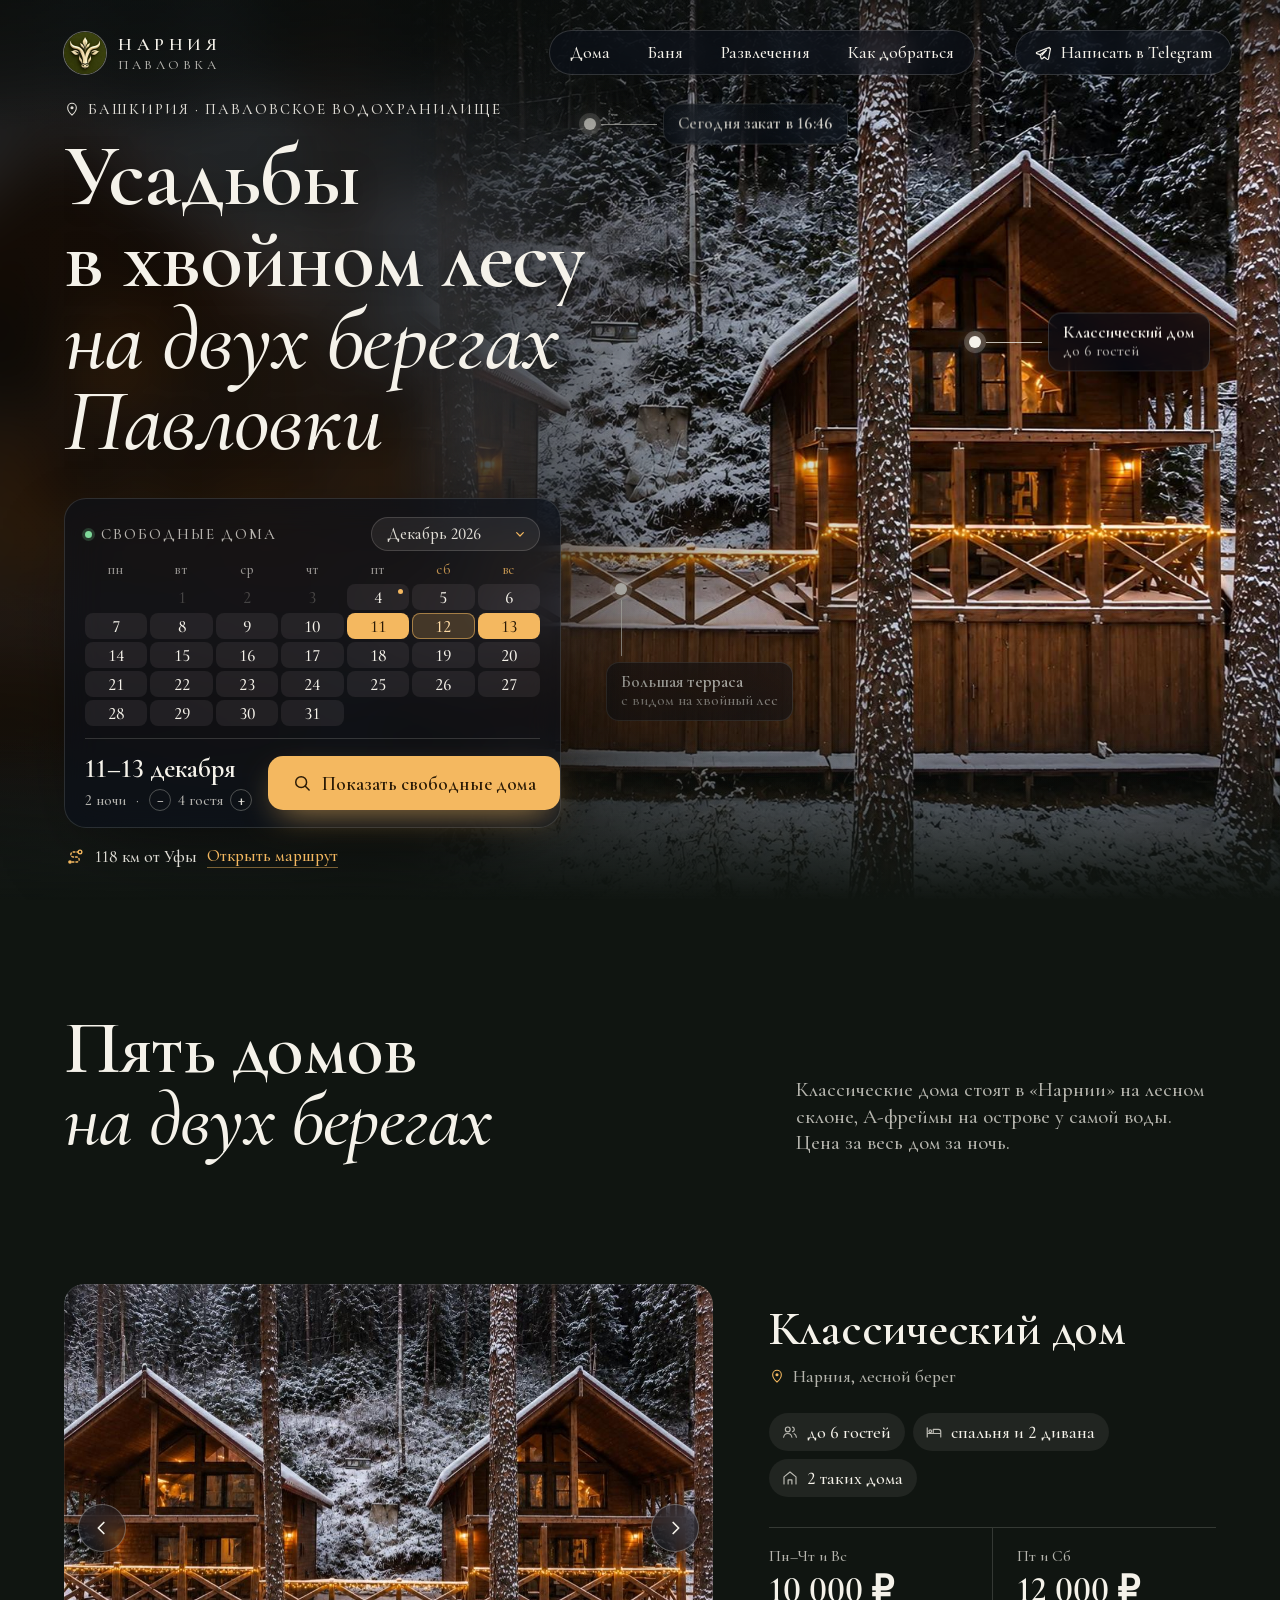
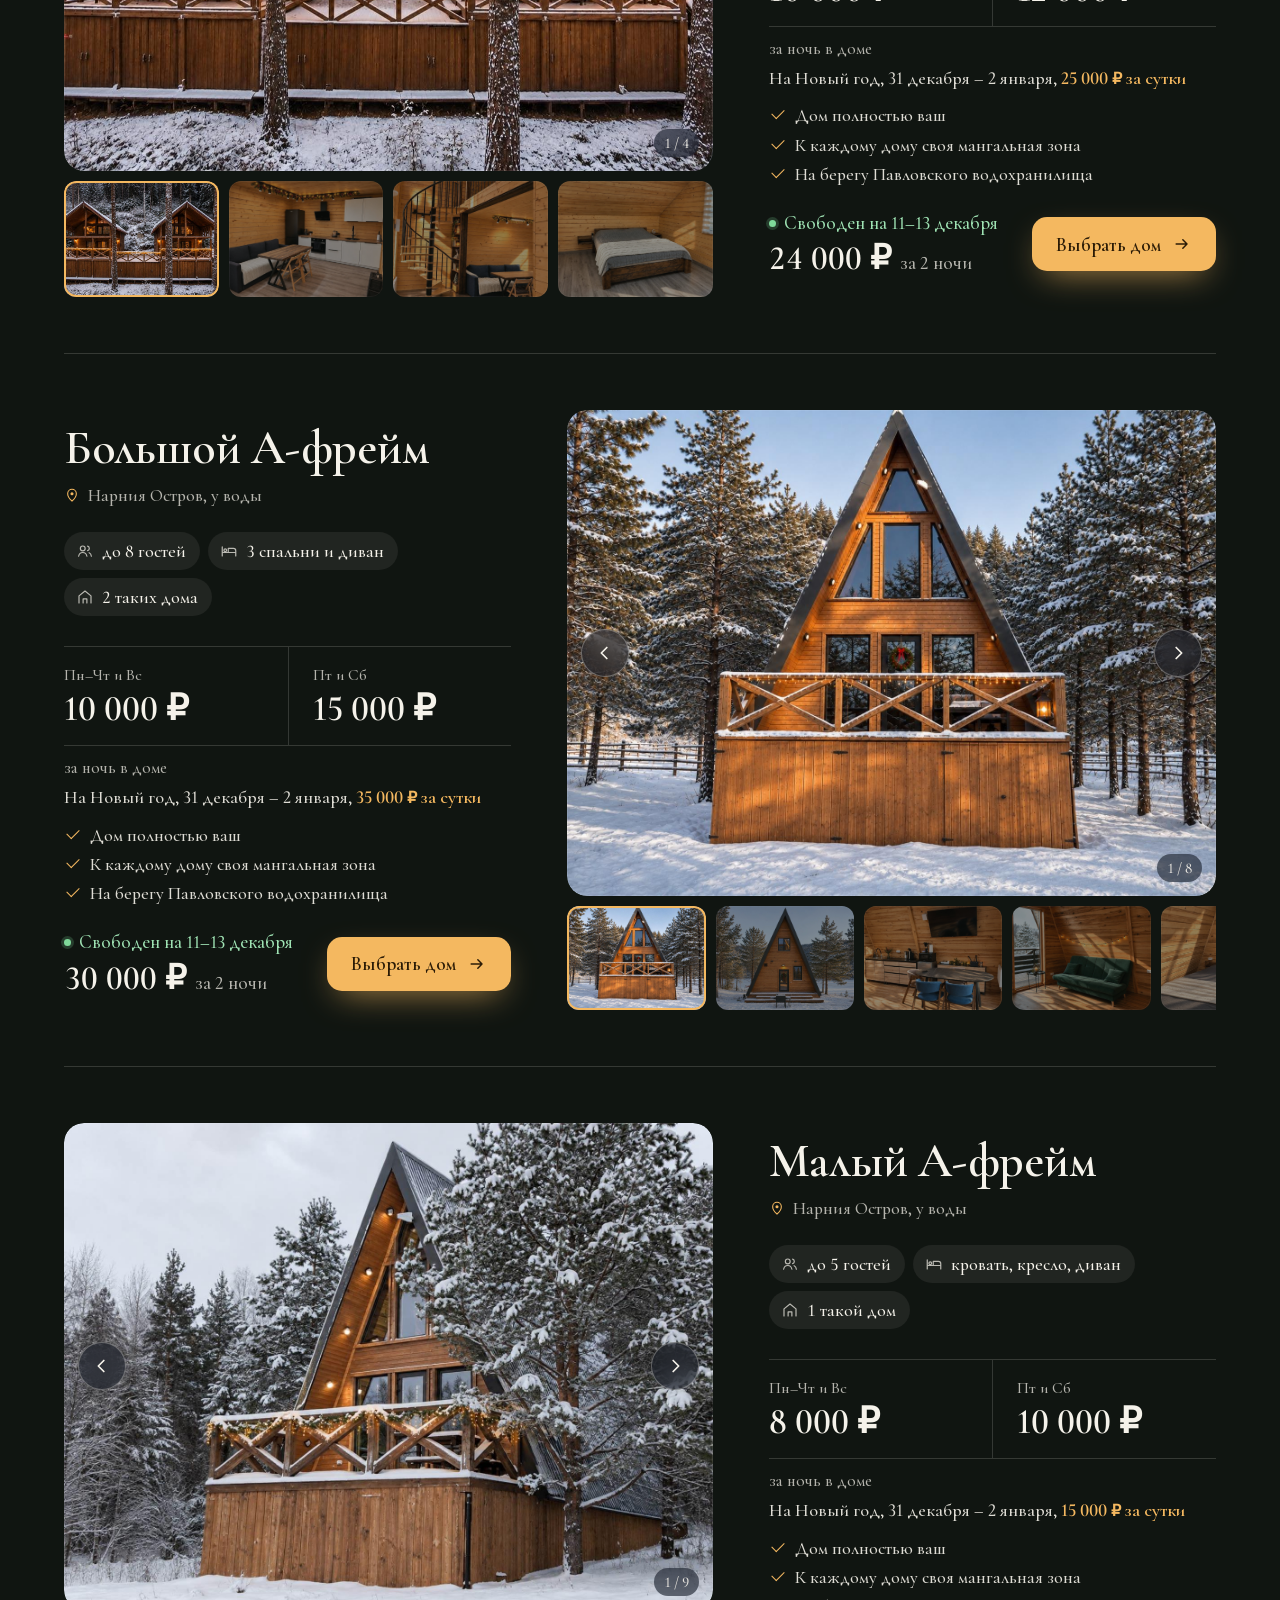
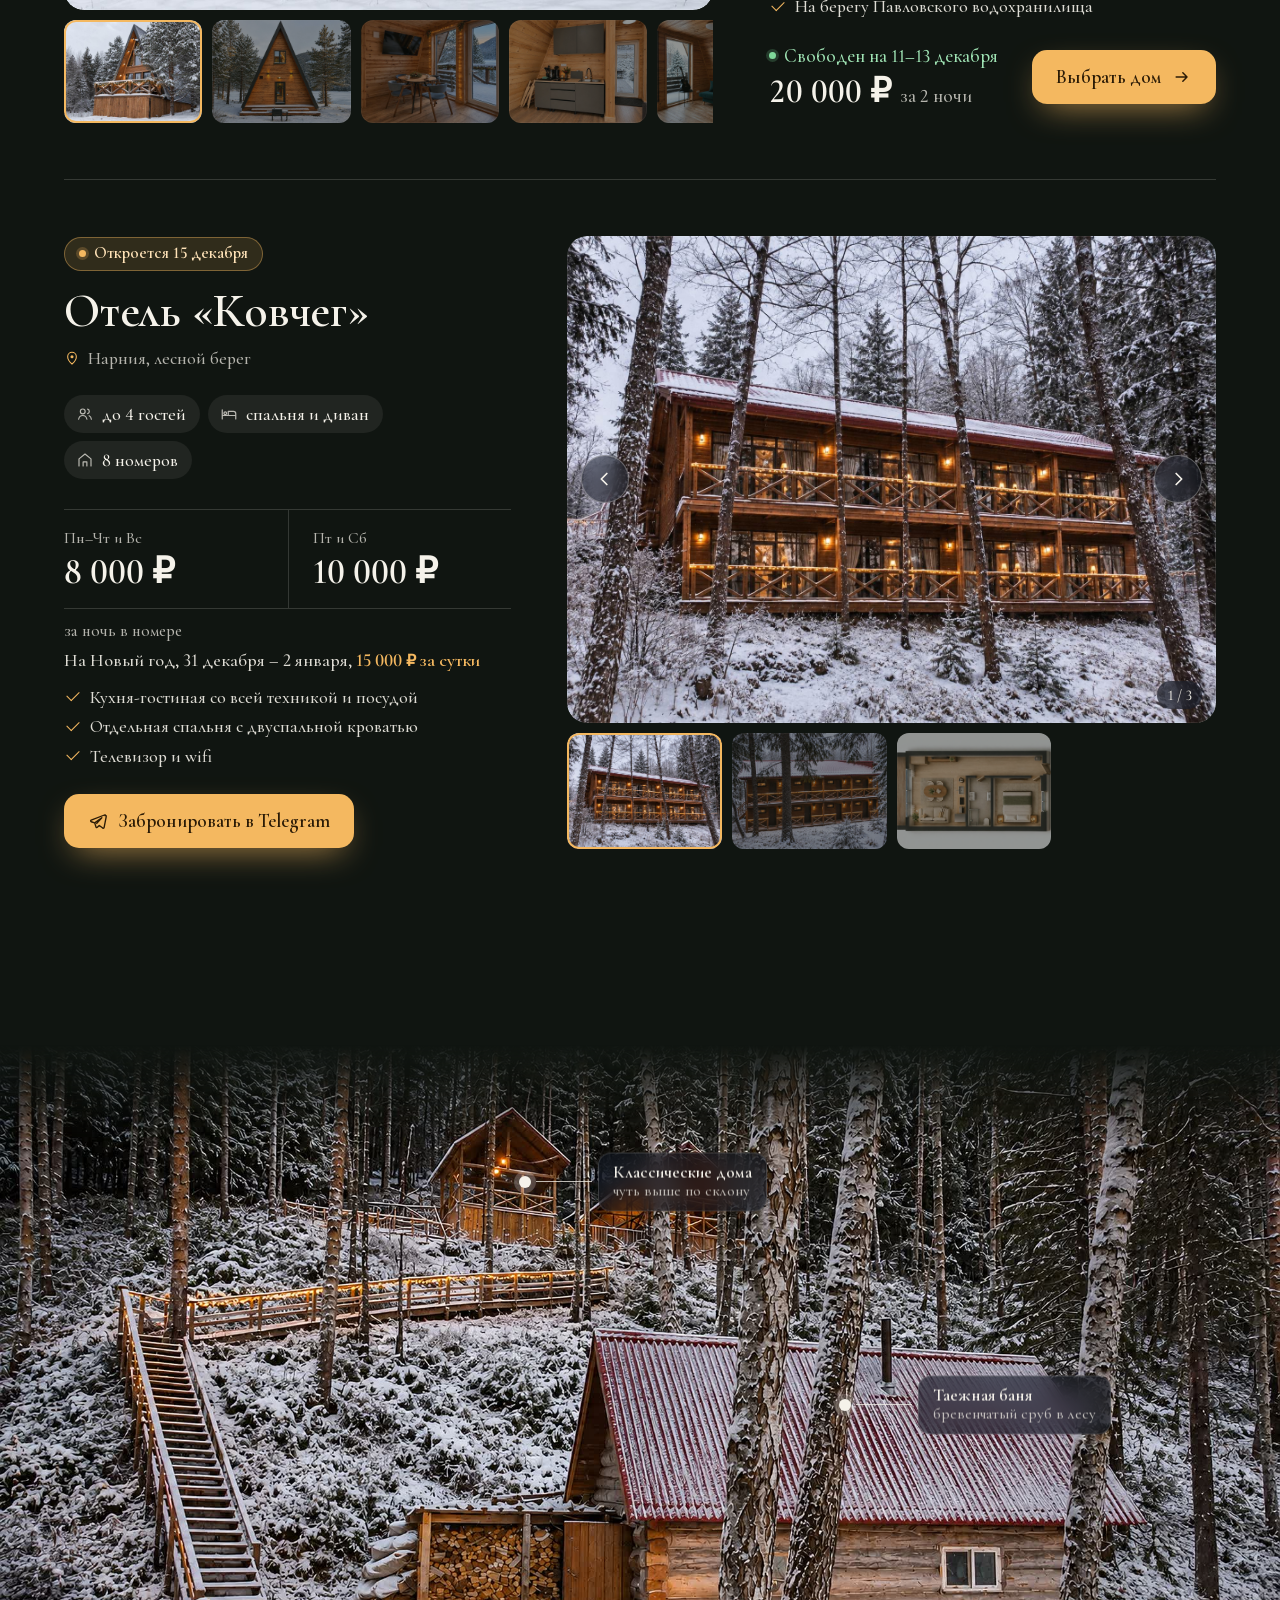
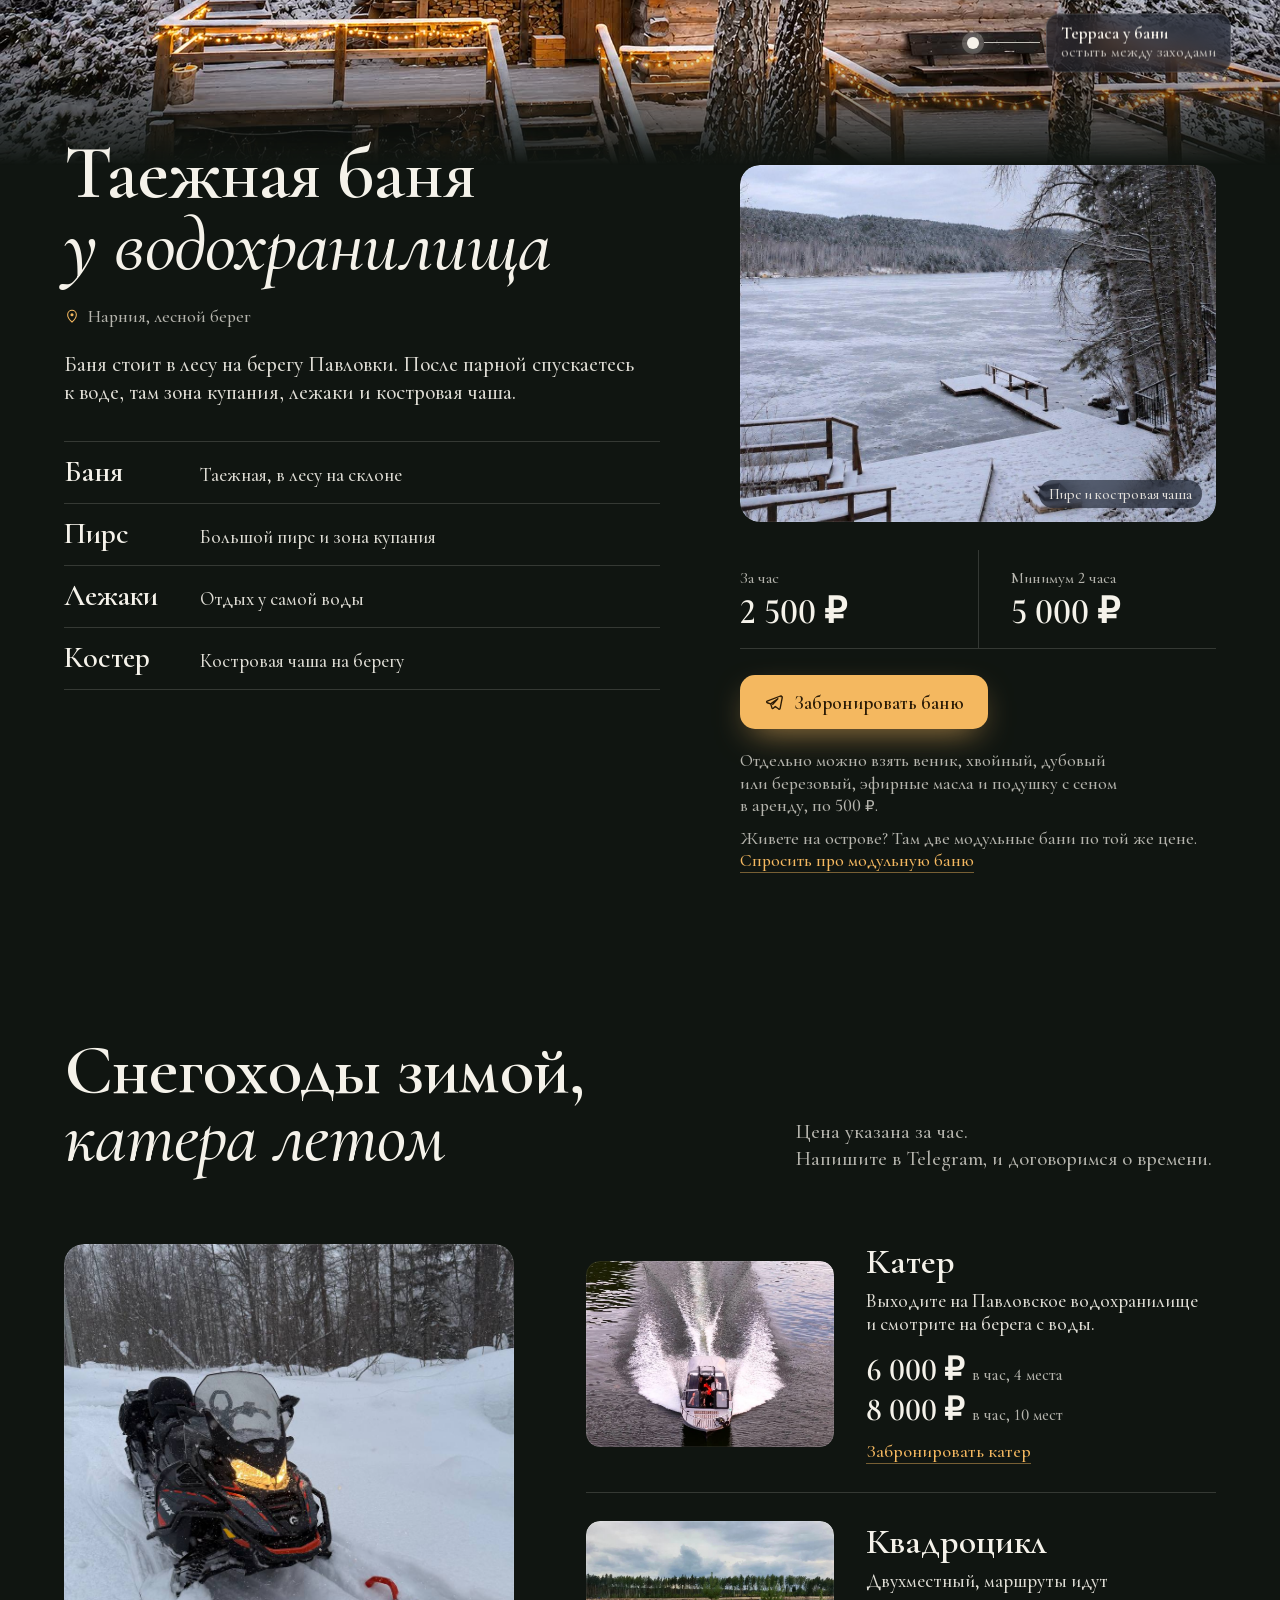
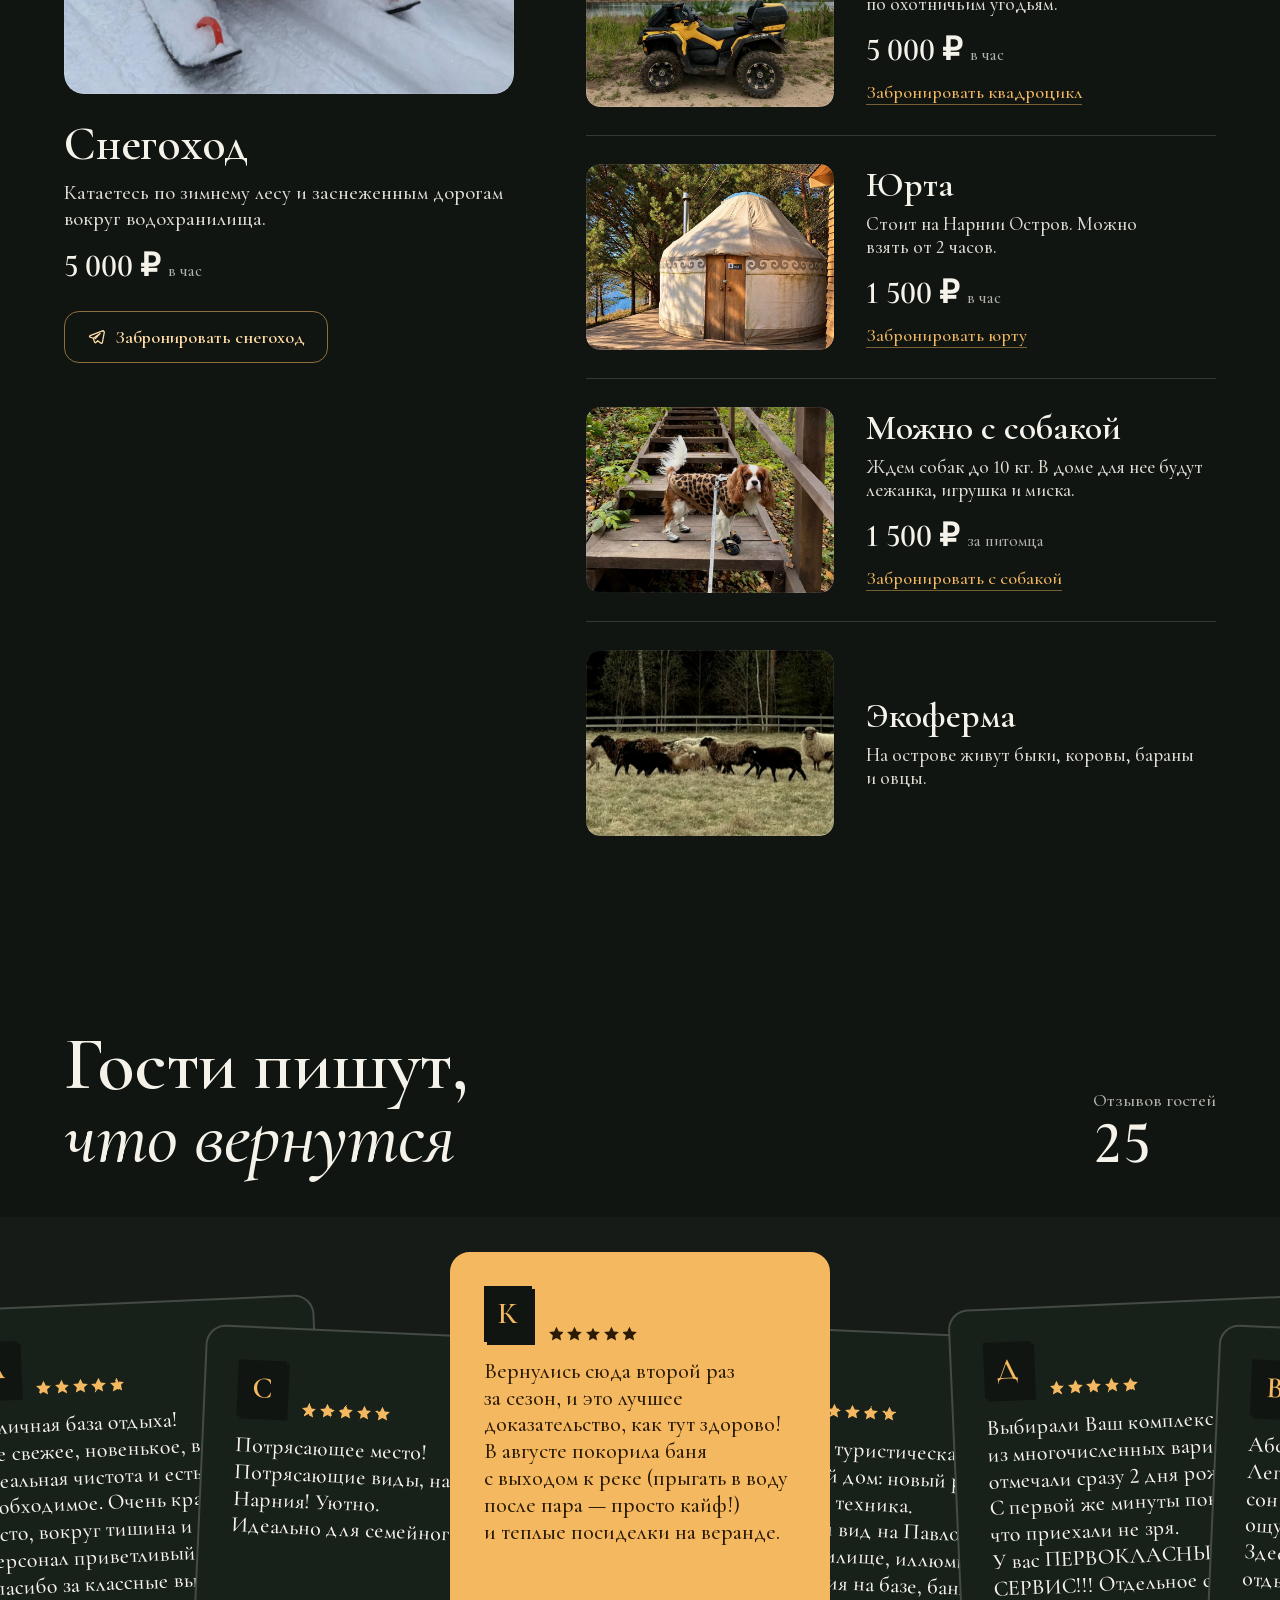
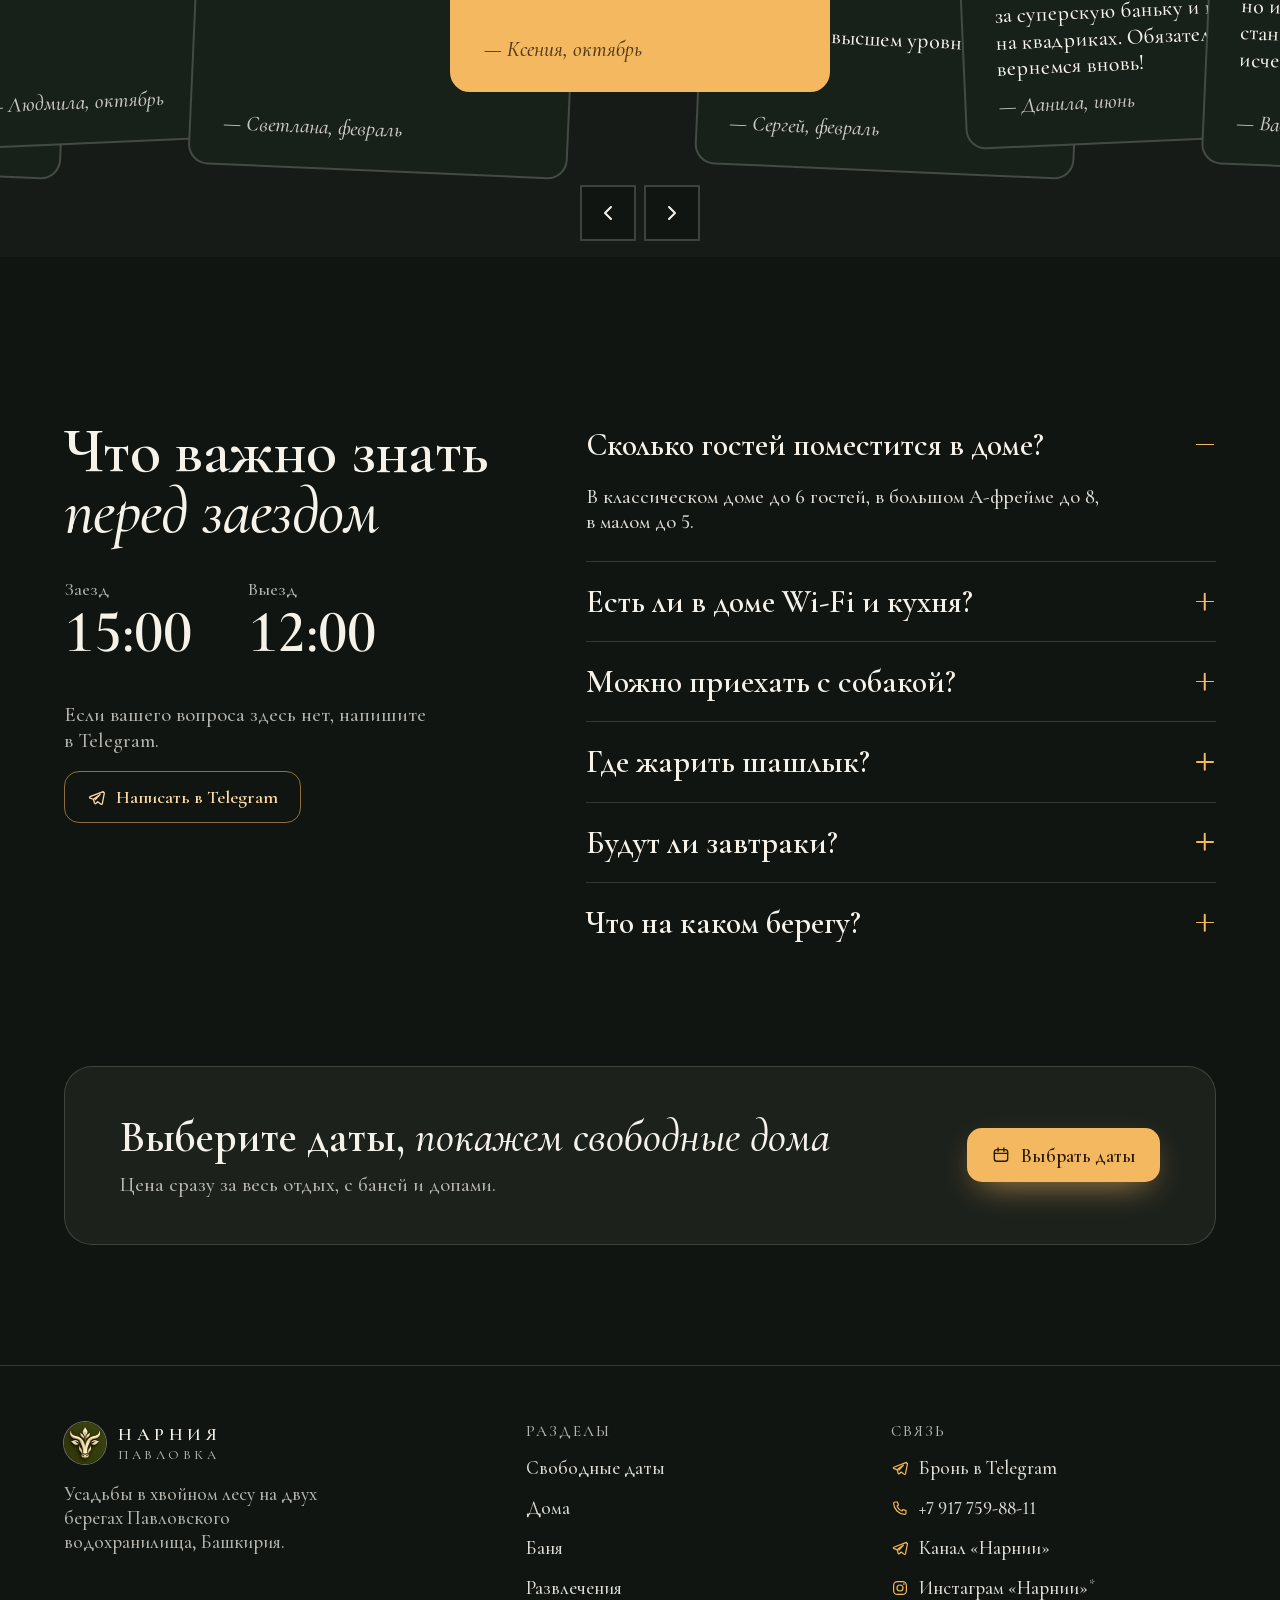
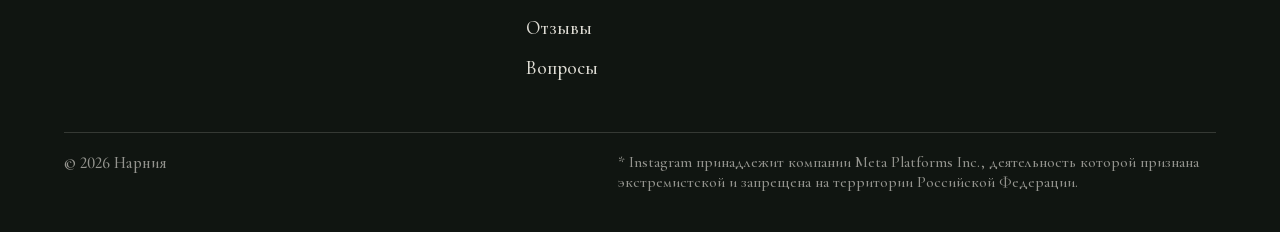
<file: index.html>
<!doctype html>
<html lang="ru">
<head>
<meta charset="utf-8">
<meta name="viewport" content="width=device-width, initial-scale=1, viewport-fit=cover">
<meta name="robots" content="noindex, nofollow">
<meta name="description" content="Нарния, Павловка. Усадьбы в хвойном лесу на двух берегах Павловского водохранилища. Демо сайта.">
<style>:root{padding-top:env(safe-area-inset-top,0px);padding-bottom:env(safe-area-inset-bottom,0px)}body{margin:0}img{max-width:100%}[hidden]{display:none!important}</style>
<script>
// Высота первого экрана до первой отрисовки, чтобы фото не меняло размер при загрузке (21 ноя)
(function () { var h = innerHeight, r = document.documentElement; r.style.setProperty('--hero-h', h + 'px'); r.classList.toggle('hero-short', h <= 740); r.classList.toggle('hero-low', h <= 620); })();
</script>
<link rel="icon" type="image/png" href="favicon.png">
<link rel="apple-touch-icon" href="apple-touch-icon.png">
<!-- Шрифт первого экрана грузится сразу, а текст ждет его, а не показывается сначала другим шрифтом: иначе надпись «Нарния» и заголовок прыгают (21 ноя) -->
<link rel="preload" href="fonts/cormorant-cyrillic-600.woff2" as="font" type="font/woff2" crossorigin>
<link rel="preload" href="fonts/cormorant-cyrillic-500.woff2" as="font" type="font/woff2" crossorigin>
<link rel="preload" href="fonts/cormorant-cyrillic-500-italic.woff2" as="font" type="font/woff2" crossorigin>
<link rel="stylesheet" href="fonts/cormorant.css">
<title>Нарния · Усадьбы в хвойном лесу на Павловском водохранилище</title>

<style>
  :root {
    --sky-1: #6b9edf;
    --sky-2: #7fb0ea;
    --dusk: #3f5f63;
    --night: #18201a;
    --night-2: #101511;
    --snow: #f5f2ea;
    --snow-90: rgba(245, 242, 234, .9);
    --snow-70: rgba(245, 242, 234, .72);
    --snow-45: rgba(245, 242, 234, .58);
    --hair: rgba(245, 242, 234, .16);
    --glass: rgba(9, 16, 29, .56);
    --amber: #f4b860;
    --amber-ink: #2b1b06;
    --serif: "Cormorant Garamond", "Times New Roman", serif;
    --sans: "Cormorant Garamond", "Times New Roman", serif;
    --pad: 64px;
    color-scheme: dark;
  }
  * { box-sizing: border-box; }
  body { background: var(--night-2); color: var(--snow); font-family: var(--sans); font-weight: 500; font-size-adjust: .46; font-variant-numeric: lining-nums; -webkit-font-smoothing: antialiased; }
  /* крупные заголовки и цены без подстройки, мелкий текст выравнен по высоте строчных */
  .title, .h2, .info h3, .ban-list dt, .price dd, .sel b { font-size-adjust: none; }
  a { color: inherit; text-decoration: none; }
  button { font: inherit; color: inherit; background: none; border: 0; cursor: pointer; }
  svg { display: block; }

  /* ---------- каркас первого экрана ---------- */
  .hero {
    position: relative;
    height: 100vh;
    min-height: 780px;
    overflow: hidden;
    display: flex;
    flex-direction: column;
    padding: 138px 0 44px var(--pad);
    background: var(--night-2);
    isolation: isolate;
  }
  /* фон: тот же снимок, размытый; резкое фото справа плавно в него переходит */
  .hero::before { content: ""; position: absolute; inset: -80px; z-index: -2; background: url(house-blur.jpg) 60% 40% / cover; filter: blur(34px) brightness(.62) saturate(1.1); }
  .hero::after { content: ""; position: absolute; inset: 0; z-index: -1; pointer-events: none; background: linear-gradient(180deg, rgba(8, 12, 10, .55) 0, rgba(8, 12, 10, 0) 130px), linear-gradient(90deg, rgba(8, 12, 10, .5) 0, rgba(8, 12, 10, .32) 50%, rgba(8, 12, 10, 0) 74%), linear-gradient(0deg, rgba(8, 12, 10, .45) 0, rgba(8, 12, 10, 0) 35%); }

  /* фото справа: небо снимка продолжается в фон страницы */
  .media { position: absolute; top: 0; right: 0; height: 100%; width: 68%; z-index: -1; }
  .photo {
    position: absolute; inset: 0; overflow: hidden;
    -webkit-mask-image: linear-gradient(90deg, transparent 0, rgba(0,0,0,.45) 14%, rgba(0,0,0,.85) 26%, #000 36%);
            mask-image: linear-gradient(90deg, transparent 0, rgba(0,0,0,.45) 14%, rgba(0,0,0,.85) 26%, #000 36%);
  }
  .photo img { width: 100%; height: 100%; object-fit: cover; object-position: 74% 50%; display: block; }
  .tw { position: absolute; width: 7px; height: 7px; margin: -3.5px; border-radius: 50%; background: radial-gradient(#fff4d6 0 30%, rgba(255, 196, 110, 0) 72%); box-shadow: 0 0 12px 3px rgba(255, 190, 95, .5); opacity: 0; display: none; }
  .moon-glow { position: absolute; left: 33.8%; top: 15.6%; width: 220px; height: 220px; margin: -110px; border-radius: 50%; background: radial-gradient(rgba(255, 250, 230, .28), rgba(255, 250, 230, 0) 62%); pointer-events: none; }

  /* ---------- навигация ---------- */
  .nav { position: absolute; z-index: 5; top: 0; left: 0; right: 0; display: flex; align-items: center; gap: 40px; padding: 30px 48px 0 var(--pad); }
  .brand { display: flex; align-items: center; gap: 12px; }
  .brand img { width: 42px; height: 42px; border-radius: 50%; display: block; box-shadow: 0 0 0 1px rgba(245, 242, 234, .4); }
  .brand b { display: block; font-weight: 600; font-size: 15px; letter-spacing: .3em; }
  .brand small { display: block; font-size: 11px; letter-spacing: .32em; color: var(--snow-70); margin-top: 2px; }
  .links { display: flex; gap: 30px; margin-left: auto; font-size: 14.5px; font-weight: 500; color: var(--snow); text-shadow: 0 1px 10px rgba(0, 0, 0, .55); }
  .nav-cta { display: inline-flex; align-items: center; gap: 9px; padding: 11px 18px; border-radius: 999px; border: 1px solid rgba(245, 242, 234, .42); background: rgba(9, 16, 29, .18); backdrop-filter: blur(10px); font-size: 14.5px; font-weight: 500; }
  .nav-cta svg { width: 18px; height: 18px; }
  /* при наведении кнопка загорается фирменным горчичным */
  .nav-cta { transition: background-color .2s ease-out, border-color .2s ease-out, color .2s ease-out, box-shadow .2s ease-out; }
  .nav-cta:hover, .nav-cta:focus-visible { background: rgba(244, 184, 96, .3); border-color: rgba(244, 184, 96, .75); color: #ffe3b8; box-shadow: 0 10px 30px -12px rgba(244, 184, 96, .55); }
  /* на ПК обводка и фон как у плашки меню слева */
  @media (min-width: 900px) { .nav-cta { border-color: rgba(245, 242, 234, .16); background: rgba(9, 16, 29, .46); -webkit-backdrop-filter: blur(14px) saturate(1.2); backdrop-filter: blur(14px) saturate(1.2); } }
  .menu { display: none; }

  /* ---------- текст ---------- */
  .intro { position: relative; z-index: 3; width: min(640px, 50vw); }
  .eyebrow { display: flex; align-items: center; gap: 8px; margin: 0 0 18px; font-size: 12.5px; font-weight: 500; letter-spacing: .16em; text-transform: uppercase; color: var(--snow-90); }
  .eyebrow svg { width: 16px; height: 16px; }
  .title { margin: 0; font-family: var(--serif); font-weight: 600; font-size: 88px; line-height: .93; letter-spacing: -.012em; text-shadow: 0 2px 24px rgba(0, 0, 0, .25); }
  .ln { display: block; overflow: hidden; padding-bottom: .07em; margin-bottom: -.07em; }
  .ln > span { display: block; }
  .ln.it { font-style: italic; font-weight: 500; }
  .lead { margin: 24px 0 0; max-width: 31em; font-size: 18px; line-height: 1.55; color: var(--snow-90); }
  .route { display: inline-flex; align-items: center; gap: 10px; margin-top: 18px; font-size: 14.5px; color: var(--snow-90); }
  .route svg { width: 20px; height: 20px; color: var(--amber); }
  .route span { color: var(--amber); border-bottom: 1px solid rgba(244, 184, 96, .45); padding-bottom: 1px; }

  /* ---------- метки на фото ---------- */
  .pins { position: absolute; inset: 0; z-index: 3; pointer-events: none; }
  .pin { position: absolute; left: calc(var(--x) * 1%); top: calc(var(--y) * 1%); --len: 56px; }
  .pin > i { position: absolute; left: -6px; top: -6px; width: 12px; height: 12px; border-radius: 50%; background: var(--snow); box-shadow: 0 0 0 5px rgba(245, 242, 234, .22), 0 0 18px rgba(255, 255, 255, .55); }
  .pin > i::after { content: ""; position: absolute; inset: -5px; border-radius: 50%; border: 1px solid rgba(245, 242, 234, .7); opacity: 0; }
  .pin--tall { --len: 18.8vh; } /* метка над коньком дома: фото масштабируется по высоте экрана */
  .pin::before { content: ""; position: absolute; background: rgba(245, 242, 234, .75); }
  .pin--right::before { left: 11px; top: -.5px; width: var(--len); height: 1px; }
  .pin--right .tag { left: calc(var(--len) + 17px); top: 0; transform: translateY(-50%); }
  .pin--up::before { left: -.5px; bottom: 11px; width: 1px; height: var(--len); }
  .pin--up .tag { left: -15px; bottom: calc(var(--len) + 17px); }
  .pin--down::before { left: -.5px; top: 11px; width: 1px; height: var(--len); }
  .pin--down .tag { left: -15px; top: calc(var(--len) + 17px); }
  .tag { position: absolute; white-space: nowrap; background: var(--glass); backdrop-filter: blur(12px) saturate(1.3); -webkit-backdrop-filter: blur(12px) saturate(1.3); border: 1px solid var(--hair); border-radius: 13px; padding: 9px 14px 10px; font-size: 13px; line-height: 1.38; }
  .tag b { display: block; font-size: 14.5px; font-weight: 600; }
  .tag span { display: block; color: var(--snow-70); }
  .tag q { display: block; width: 252px; white-space: normal; margin: 5px 0 3px; font-family: var(--serif); font-style: italic; font-size: 18px; line-height: 1.2; color: var(--snow); }

  /* ---------- проверка дат ---------- */
  .book { position: relative; z-index: 4; margin-top: auto; width: 604px; padding: 20px 22px 18px; border-radius: 22px; background: rgba(9, 15, 27, .6); border: 1px solid rgba(245, 242, 234, .13); backdrop-filter: blur(18px) saturate(1.25); -webkit-backdrop-filter: blur(18px) saturate(1.25); box-shadow: 0 30px 80px -30px rgba(0, 0, 0, .65); }
  .book-head { display: flex; align-items: center; justify-content: space-between; margin-bottom: 14px; }
  .book-label { display: flex; align-items: center; gap: 9px; font-size: 12px; font-weight: 500; letter-spacing: .15em; text-transform: uppercase; color: var(--snow-70); }
  .book-label::before { content: ""; width: 7px; height: 7px; border-radius: 50%; background: #7fd99a; box-shadow: 0 0 0 3px rgba(127, 217, 154, .2); }
  .month { display: flex; align-items: center; gap: 8px; font-size: 14px; color: var(--snow-90); }
  .month button { width: 28px; height: 28px; border-radius: 50%; border: 1px solid var(--hair); display: grid; place-items: center; color: var(--snow-70); }
  .month button svg { width: 14px; height: 14px; }
  .month span { min-width: 64px; text-align: center; }
  .days { display: grid; grid-template-columns: repeat(14, 1fr); gap: 4px; }
  .day { position: relative; display: grid; align-content: center; justify-items: center; gap: 3px; height: 58px; border-radius: 12px; background: rgba(245, 242, 234, .07); font-size: 15.5px; font-weight: 500; font-variant-numeric: lining-nums tabular-nums; transition: background .2s; }
  .day .wd { font-size: 11px; font-weight: 400; color: var(--snow-45); }
  .day:hover { background: rgba(245, 242, 234, .14); }
  .day.is-past { opacity: .35; pointer-events: none; }
  .day.is-busy { background: transparent; box-shadow: inset 0 0 0 1px rgba(245, 242, 234, .1); color: rgba(245, 242, 234, .5); pointer-events: none; }
  .day.is-busy .dn { text-decoration: line-through; text-decoration-thickness: 1px; }
  .day.is-in { background: rgba(244, 184, 96, .2); box-shadow: inset 0 0 0 1px rgba(244, 184, 96, .55); color: #ffdca6; }
  .day.is-in .wd { color: rgba(255, 220, 166, .7); }
  .day.is-start, .day.is-end { background: var(--amber); color: var(--amber-ink); }
  .day.is-start .wd, .day.is-end .wd { color: rgba(43, 27, 6, .62); }
  .day.is-today::after { content: ""; position: absolute; top: 7px; right: 7px; width: 5px; height: 5px; border-radius: 50%; background: var(--amber); }
  .book-foot { display: flex; align-items: center; justify-content: space-between; gap: 16px; margin-top: 16px; padding-top: 16px; border-top: 1px solid var(--hair); }
  .sel b { display: block; font-family: var(--serif); font-size: 27px; font-weight: 600; line-height: 1; }
  .sel small { display: flex; align-items: center; gap: 10px; margin-top: 7px; font-size: 13px; color: var(--snow-70); }
  .guests { display: inline-flex; align-items: center; gap: 7px; }
  .guests button { width: 22px; height: 22px; border-radius: 50%; border: 1px solid rgba(245, 242, 234, .28); display: grid; place-items: center; font-size: 14px; line-height: 1; color: var(--snow-90); }
  .guests-m { display: none; }
  .cta { display: inline-flex; align-items: center; gap: 10px; height: 54px; padding: 0 24px; border-radius: 15px; background: var(--amber); color: var(--amber-ink); font-size: 16px; font-weight: 600; white-space: nowrap; box-shadow: 0 12px 34px -12px rgba(244, 184, 96, .75); transition: transform .2s, box-shadow .2s; }
  .cta:hover { transform: translateY(-1px); box-shadow: 0 16px 40px -12px rgba(244, 184, 96, .9); }
  .cta svg { width: 20px; height: 20px; }
  .cta .short { display: none; }
  .hint { margin: 12px 0 0; font-size: 12.5px; color: var(--snow-45); }

  /* ---------- телефон ---------- */
  @media (max-width: 899px) {
    .hero { height: 100svh; min-height: 480px; padding: 82px 0 14px; }
    .hero::after { background: linear-gradient(180deg, rgba(8, 12, 10, .35) 0, rgba(8, 12, 10, .2) 40%, rgba(8, 12, 10, .55) 100%); }
    .nav { padding: 16px 16px 0 20px; gap: 10px; }
    .brand img { width: 36px; height: 36px; }
    .brand b { font-size: 13.5px; }
    .brand small { font-size: 11px; letter-spacing: .28em; }
    .links { display: none; }
    .nav-cta { margin-left: auto; padding: 0; width: 44px; height: 44px; justify-content: center; }
    .nav-cta span { display: none; }
    .menu { display: grid; place-items: center; width: 44px; height: 44px; border-radius: 50%; border: 1px solid rgba(245, 242, 234, .42); background: rgba(9, 16, 29, .18); }
    .menu svg { width: 18px; height: 18px; }
    /* меню по кнопке (22 ноя): выпадает плашкой под шапкой справа */
    .menu { cursor: pointer; color: var(--snow); padding: 0; }
    .menu .i-close, .nav.is-open .menu .i-open { display: none; }
    .nav.is-open .menu .i-close { display: block; }
    .nav.is-open .links { display: flex; flex-direction: column; gap: 2px; position: absolute; top: calc(100% + 10px); right: 16px; min-width: 220px; padding: 8px; margin: 0; border-radius: 18px; background: rgba(16, 21, 17, .94); border: 1px solid rgba(245, 242, 234, .16); -webkit-backdrop-filter: blur(14px); backdrop-filter: blur(14px); box-shadow: 0 24px 60px -20px rgba(0, 0, 0, .7); font-size: 17px; text-shadow: none; }
    .nav.is-open .links a { display: flex; align-items: center; min-height: 48px; padding: 0 16px; border-radius: 12px; }
    .nav.is-open .links a:active { background: rgba(244, 184, 96, .18); }

    .intro { order: 1; width: auto; padding: 0 20px; text-align: center; }
    .eyebrow { justify-content: center; font-size: 11px; letter-spacing: .05em; white-space: nowrap; margin-bottom: 12px; }
    .eyebrow svg { width: 14px; height: 14px; }
    .title { font-size: 46px; line-height: .94; }
    .lead, .route { display: none; }

    .photo img { object-position: 86% 50%; }
    .media { order: 2; position: relative; width: 100%; height: auto; flex: 1 1 0; min-height: 0; margin-top: 14px; z-index: 0; }
    .photo { -webkit-mask-image: linear-gradient(180deg, transparent 0, #000 13%, #000 80%, transparent 100%); mask-image: linear-gradient(180deg, transparent 0, #000 13%, #000 80%, transparent 100%); }
    .moon-glow { width: 150px; height: 150px; margin: -75px; }
    .pin { --len: 28px; left: calc(var(--mx) * 1%); top: calc(var(--my) * 1%); }
    .tag { padding: 7px 11px 8px; font-size: 12px; border-radius: 11px; }
    .tag b { font-size: 13px; }
    .tag span, .tag q { display: none; }
    .pin--up::before { left: auto; right: 11px; bottom: auto; top: -.5px; width: var(--len); height: 1px; }
    .pin--up .tag { left: auto; right: calc(var(--len) + 11px); bottom: auto; top: 0; transform: translateY(-50%); }
    .pin--pool::before { left: 11px; top: -.5px; width: var(--len); height: 1px; }
    .pin--pool .tag { left: calc(var(--len) + 17px); top: 0; transform: translateY(-50%); }

    .book { order: 3; width: auto; margin: -66px 12px 0; padding: 12px; border-radius: 20px; }
    .book-head, .hint { display: none; }
    .days { display: flex; overflow-x: auto; scrollbar-width: none; margin: 0 -12px; padding: 0 12px; scroll-padding: 12px; }
    .days::-webkit-scrollbar { display: none; }
    .day { flex: 0 0 46px; height: 54px; }
    .book-foot { margin-top: 10px; padding-top: 0; border-top: 0; gap: 10px; }
    .sel b { font-size: 21px; }
    .sel small { margin-top: 5px; font-size: 12px; gap: 6px; }
    .guests { display: none; }
    .guests-m { display: inline; }
    .cta { height: 48px; padding: 0 16px; font-size: 15px; border-radius: 13px; gap: 8px; }
    .cta .full { display: none; }
    .cta .short { display: inline; }
  }
  /* узкий телефон: ровно 7 дат, без обрезанных краев */
  @media (max-width: 480px) {
    .days { margin: 0; padding: 0; scroll-padding: 0; }
    .day { flex: 0 0 calc((100% - 24px) / 7); }
  }
  /* низкий телефон: первый экран плотнее, чтобы подписи не наезжали на текст */
  @media (max-width: 899px) and (max-height: 740px) {
    .hero { padding-top: 66px; }
    .nav { padding-top: 12px; }
    .eyebrow { margin-bottom: 8px; font-size: 10.5px; letter-spacing: .03em; }
    .title { font-size: 36px; }
    .media { margin-top: 10px; }
    .book { margin-top: -44px; }
  }

  /* ---------- движение (только если человек не просил его убрать) ---------- */
  @media (prefers-reduced-motion: no-preference) {
    @keyframes rise { from { transform: translateY(108%); } }
    @keyframes settle { from { transform: scale(1.08); } }
    @keyframes fade-up { from { opacity: 0; transform: translateY(14px); } }
    @keyframes fade { from { opacity: 0; } }
    @keyframes pulse { 0% { opacity: .9; transform: scale(1); } 100% { opacity: 0; transform: scale(2.6); } }
    @keyframes twinkle { 0%, 100% { opacity: .15; } 50% { opacity: .95; } }
    @keyframes breathe { 0%, 100% { opacity: .65; transform: scale(.94); } 50% { opacity: 1; transform: scale(1.06); } }

    .photo img { animation: settle 3.2s cubic-bezier(.2, .7, .1, 1) both; }
    .ln > span { animation: rise 1.15s cubic-bezier(.2, .75, .1, 1) both; }
    .ln:nth-child(1) > span { animation-delay: .15s; }
    .ln:nth-child(2) > span { animation-delay: .27s; }
    .ln:nth-child(3) > span { animation-delay: .39s; }
    .eyebrow, .lead, .route { animation: fade-up .9s .55s cubic-bezier(.2, .7, .1, 1) both; }
    /* Плашки с размытием (календарь, подписи меток) появляются без прозрачности: при opacity браузер
       не рисует размытие, и плашка сначала прозрачная, а потом резко мутнеет (21 ноя). Вместо этого раскрываются. */
    @keyframes reveal-up { from { clip-path: inset(100% 0 0 0); transform: translateY(14px); } to { clip-path: inset(-80px); transform: none; } }
    @keyframes reveal-x { from { clip-path: inset(0 100% 0 0); } to { clip-path: inset(-30px); } }
    @keyframes reveal-xl { from { clip-path: inset(0 0 0 100%); } to { clip-path: inset(-30px); } }
    .book { animation: reveal-up 1s .7s cubic-bezier(.2, .7, .1, 1) both; }
    .day { animation: fade-up .6s calc(.9s + var(--i) * 35ms) cubic-bezier(.2, .7, .1, 1) both; }
    .pin:nth-child(1) { --pd: 1.3s; }
    .pin:nth-child(2) { --pd: 1.55s; }
    .pin:nth-child(3) { --pd: 1.8s; }
    .pin > i, .pin::before { animation: fade .8s var(--pd, 0s) both; }
    .pin .tag { animation: reveal-x .8s var(--pd, 0s) cubic-bezier(.2, .7, .1, 1) both; }
    @media (max-width: 899px) { .hero .pin--mleft .tag { animation-name: reveal-xl; } }
    .pin > i::after { animation: pulse 2.4s 2s ease-out infinite; }
    .tw { display: block; animation: twinkle var(--d) var(--delay) ease-in-out infinite; }
    .moon-glow { animation: breathe 6s ease-in-out infinite; }
    html { scroll-behavior: smooth; }
  }

  ::selection { background: rgba(244, 184, 96, .85); color: var(--amber-ink); }
  :focus-visible { outline: 2px solid var(--amber); outline-offset: 3px; border-radius: 6px; }

  /* ---------- все дома ---------- */
  .homes { position: relative; padding: 128px var(--pad) 140px; background: var(--night-2); }
  .homes-head { display: grid; grid-template-columns: minmax(0, 1fr) minmax(0, 420px); align-items: end; gap: 32px; max-width: 1312px; margin: 0 auto 72px; }
  .h2 { margin: 0; font-family: var(--serif); font-weight: 600; font-size: 76px; line-height: .95; letter-spacing: -.01em; text-wrap: balance; }
  .h2 em { font-weight: 500; }
  .homes-head p { margin: 0; font-size: 17px; line-height: 1.55; color: var(--snow-70); text-wrap: pretty; }

  .home { display: grid; grid-template-columns: minmax(0, 1.45fr) minmax(0, 1fr); gap: 56px; align-items: center; max-width: 1312px; margin: 0 auto; padding: 56px 0; border-top: 1px solid var(--hair); }
  .home:nth-of-type(even) { grid-template-columns: minmax(0, 1fr) minmax(0, 1.45fr); }
  .home:nth-of-type(even) .gal { order: 2; }
  .home + .home { margin-top: 0; }

  .gal { display: grid; gap: 10px; min-width: 0; }
  .gal-main { position: relative; aspect-ratio: 4 / 3; border-radius: 20px; overflow: hidden; background: var(--night); }
  /* стрелки листания на большом фото */
  .gal-arrow { position: absolute; top: 50%; z-index: 2; display: grid; place-items: center; width: 48px; height: 48px; margin-top: -24px; padding: 0; border: 1px solid rgba(245, 242, 234, .3); border-radius: 50%; background: rgba(9, 16, 29, .45); -webkit-backdrop-filter: blur(10px); backdrop-filter: blur(10px); color: var(--snow); cursor: pointer; transition: background-color .2s ease-out, transform .2s ease-out; }
  .gal-arrow svg { width: 22px; height: 22px; }
  .gal-prev { left: 14px; }
  .gal-prev svg { transform: rotate(180deg); }
  .gal-next { right: 14px; }
  .gal-arrow:hover { background: rgba(9, 16, 29, .7); }
  .gal-arrow:active { transform: scale(.94); }
  .gal-arrow:focus-visible { outline: 2px solid var(--amber); outline-offset: 2px; }
  @media (max-width: 899px) { .gal-arrow { width: 44px; height: 44px; margin-top: -22px; } .gal-prev { left: 10px; } .gal-next { right: 10px; } }
  .gal-main img { position: absolute; inset: 0; width: 100%; height: 100%; object-fit: cover; outline: 1px solid rgba(255, 255, 255, .08); outline-offset: -1px; border-radius: inherit; transition: opacity .45s cubic-bezier(.2, .7, .1, 1), filter .45s cubic-bezier(.2, .7, .1, 1); }
  .gal-main img.is-out { opacity: 0; filter: blur(6px); }
  .gal-count { position: absolute; right: 14px; bottom: 14px; padding: 5px 10px; border-radius: 999px; background: var(--glass); backdrop-filter: blur(10px); -webkit-backdrop-filter: blur(10px); font-size: 12.5px; font-variant-numeric: lining-nums tabular-nums; color: var(--snow-90); }
  .gal-thumbs { display: grid; grid-template-columns: repeat(4, minmax(0, 1fr)); gap: 10px; }
  /* Больше 4 фото: миниатюры в одну ленту, видно 4, остальные листаются */
  .gal-thumbs { grid-template-columns: none; grid-auto-flow: column; grid-auto-columns: calc((100% - 30px) / 4); overflow-x: auto; overscroll-behavior-x: contain; scroll-snap-type: x mandatory; scrollbar-width: none; }
  .gal-thumbs::-webkit-scrollbar { display: none; }
  .gal-thumbs .thumb { scroll-snap-align: start; }
  /* Пятая миниатюра выглядывает краем, чтобы было видно, что лента листается */
  .gal-thumbs:has(.thumb:nth-child(5)) { grid-auto-columns: calc((100% - 40px) / 4.4); }
  .thumb { position: relative; display: block; padding: 0; border: 0; background: none; cursor: pointer; aspect-ratio: 4 / 3; border-radius: 12px; overflow: hidden; opacity: .55; transition: opacity .2s ease-out; }
  .thumb img { width: 100%; height: 100%; object-fit: cover; display: block; }
  .thumb::after { content: ""; position: absolute; inset: 0; border-radius: inherit; box-shadow: inset 0 0 0 1px rgba(255, 255, 255, .08); transition: box-shadow .2s ease-out; }
  .thumb:hover { opacity: .85; }
  .thumb[aria-current="true"] { opacity: 1; }
  .thumb[aria-current="true"]::after { box-shadow: inset 0 0 0 2px var(--amber); }

  .info { min-width: 0; }
  .info h3 { margin: 0; font-family: var(--serif); font-weight: 600; font-size: 48px; line-height: 1; letter-spacing: -.005em; }
  .place { display: flex; align-items: center; gap: 8px; margin: 12px 0 0; font-size: 15px; color: var(--snow-70); }
  .place svg { width: 16px; height: 16px; color: var(--amber); flex: none; }
  .facts { display: flex; flex-wrap: wrap; gap: 8px; margin: 26px 0 0; padding: 0; list-style: none; }
  .facts li { display: inline-flex; align-items: center; gap: 8px; padding: 8px 14px 8px 12px; border-radius: 999px; background: rgba(245, 242, 234, .07); font-size: 15px; font-variant-numeric: lining-nums tabular-nums; }
  .facts svg { width: 18px; height: 18px; color: var(--snow-70); }
  .price { display: grid; grid-template-columns: repeat(2, minmax(0, 1fr)); margin: 30px 0 0; border-top: 1px solid var(--hair); border-bottom: 1px solid var(--hair); }
  .price div { padding: 18px 0; }
  .price div + div { padding-left: 24px; border-left: 1px solid var(--hair); }
  .price dt { font-size: 13.5px; color: var(--snow-70); }
  .price dd { margin: 6px 0 0; font-family: var(--serif); font-weight: 600; font-size: 36px; line-height: 1; }
  .price-note { margin: 12px 0 0; font-size: 13.5px; color: var(--snow-45); }
  .pick { display: inline-flex; align-items: center; gap: 10px; margin-top: 28px; height: 52px; padding: 0 22px; border-radius: 15px; border: 1px solid rgba(244, 184, 96, .55); color: #ffdca6; font-size: 15.5px; font-weight: 600; transition: background-color .2s ease-out, border-color .2s ease-out, transform .15s ease-out; }
  .pick svg { width: 19px; height: 19px; }
  .pick:hover { background: rgba(244, 184, 96, .12); border-color: var(--amber); }
  .pick:active { transform: scale(.97); }

  @media (max-width: 1180px) {
    .home { grid-template-columns: minmax(0, 1.2fr) minmax(0, 1fr); gap: 40px; }
    .home:nth-of-type(even) { grid-template-columns: minmax(0, 1fr) minmax(0, 1.2fr); }
    .info h3 { font-size: 40px; }
  }
  @media (max-width: 899px) {
    .homes { padding: 76px 16px 88px; }
    .homes-head { grid-template-columns: minmax(0, 1fr); gap: 14px; margin-bottom: 36px; padding: 0 4px; }
    .h2 { font-size: 50px; }
    .homes-head p { font-size: 15.5px; }
    .home, .home:nth-of-type(even) { grid-template-columns: minmax(0, 1fr); gap: 22px; padding: 30px 0 38px; }
    .home:nth-of-type(even) .gal { order: 0; }
    .gal { gap: 8px; }
    .gal-main { border-radius: 16px; }
    .gal-thumbs { gap: 8px; grid-auto-columns: calc((100% - 24px) / 4); }
    .gal-thumbs:has(.thumb:nth-child(5)) { grid-auto-columns: calc((100% - 32px) / 4.4); }
    .thumb { border-radius: 10px; }
    .info { padding: 0 4px; }
    .info h3 { font-size: 36px; }
    .place { margin-top: 8px; font-size: 14px; }
    .facts { margin-top: 18px; }
    .facts li { font-size: 14px; padding: 7px 12px 7px 10px; }
    .price { margin-top: 22px; }
    .price div { padding: 14px 0; }
    .price div + div { padding-left: 18px; }
    .price dd { font-size: 30px; }
    .pick { display: flex; justify-content: center; width: 100%; margin-top: 22px; }
  }
  /* ---------- баня и чан ---------- */
  .banya { --g: 64px; position: relative; padding-bottom: 140px; background: var(--night-2); }
  .ban-stage { position: relative; aspect-ratio: 1672 / 941; }
  .ban-photo { position: absolute; inset: 0; -webkit-mask-image: linear-gradient(180deg, transparent 0, #000 14%, #000 84%, transparent 100%); mask-image: linear-gradient(180deg, transparent 0, #000 14%, #000 84%, transparent 100%); }
  .ban-photo img { width: 100%; height: 100%; object-fit: cover; object-position: 75% 50%; display: block; }
  /* Пока грузится большое фото, видна размытая мини-копия, а не пустота */
  .ban-photo { background: var(--night) url(banya-taiga-mini.jpg) 75% 50% / cover no-repeat; }
  .ban-photo img { color: transparent; }
  .ban-wrap { position: relative; z-index: 2; width: min(1312px, 100% - var(--g) * 2); margin-inline: auto; }
  .ban-grid { display: grid; grid-template-columns: minmax(0, 1.25fr) minmax(0, 1fr); grid-template-rows: auto 1fr; column-gap: 80px; margin-top: -28px; }
  .ban-grid .h2 em { display: block; }
  .ban-top .place { margin-top: 24px; }
  .ban-top { grid-area: 1 / 1; }
  .ban-bottom { grid-area: 2 / 1; }
  .ban-lead { margin: 24px 0 0; max-width: 34em; font-size: 18px; line-height: 1.55; color: var(--snow-90); text-wrap: pretty; }
  .ban-list { margin: 34px 0 0; border-top: 1px solid var(--hair); }
  .ban-list div { display: grid; grid-template-columns: 120px minmax(0, 1fr); gap: 16px; align-items: baseline; padding: 15px 0 16px; border-bottom: 1px solid var(--hair); }
  .ban-list dt { font-family: var(--serif); font-weight: 600; font-size: 30px; line-height: 1; }
  .ban-list dd { margin: 0; font-size: 16px; line-height: 1.4; color: var(--snow-90); text-wrap: pretty; }
  .ban-side { position: relative; grid-area: 1 / 2 / 3 / 3; margin: 28px 0 0; min-height: 640px; border-radius: 20px; overflow: hidden; background: var(--night); }
  .ban-side img { position: absolute; inset: 0; width: 100%; height: 100%; object-fit: cover; display: block; outline: 1px solid rgba(255, 255, 255, .08); outline-offset: -1px; border-radius: inherit; }
  .ban-book { border-bottom: 1px solid var(--hair); }
  .ban-book .price { grid-template-columns: repeat(2, minmax(0, 1fr)); margin: 0; border: 0; }
  .ban-book .price div + div { padding-left: 32px; }
  .ban-bottom .cta { margin-top: 26px; }
  .ban-bottom .cta:active { transform: scale(.97); }
  .ban-note { margin: 20px 0 0; font-size: 15px; line-height: 1.5; color: var(--snow-70); text-wrap: pretty; }
  .ban-also { margin: 10px 0 0; font-size: 15px; line-height: 1.5; color: var(--snow-70); text-wrap: pretty; }
  .ban-also a { color: var(--amber); border-bottom: 1px solid rgba(244, 184, 96, .45); padding-bottom: 1px; transition: border-color .2s ease-out; }
  .ban-also a:hover { border-color: var(--amber); }
  /* фото пирса 4:3 и не выше бани: фото, цены и кнопка в одном экране (просьба Аделии 21 ноя) */
  .ban-side { grid-area: 1 / 2; align-self: start; min-height: 0; aspect-ratio: 4 / 3; }
  .ban-side img { object-position: 50% 88%; }
  @media (min-width: 900px) { .ban-top { grid-area: 1 / 1 / 3 / 2; } .ban-bottom { grid-area: 2 / 2; margin-top: 28px; } }

  @media (max-width: 1180px) {
    .ban-grid { column-gap: 48px; }
    .ban-book .price div + div { padding-left: 20px; }
  }
  @media (max-width: 899px) {
    .banya { --g: 20px; padding-bottom: 88px; }
    .ban-stage { aspect-ratio: 1 / 1; }
    .banya .pin:nth-child(1) { display: block; }
    .banya .pin:nth-child(3) { display: none; }
    .ban-grid { grid-template-columns: minmax(0, 1fr); grid-template-rows: none; margin-top: -8px; }
    .ban-top, .ban-bottom, .ban-side { grid-area: auto; }
    .ban-top .place { margin-top: 18px; }
    .ban-lead { margin-top: 16px; font-size: 16px; }
    .ban-list { margin-top: 24px; }
    .ban-list div { grid-template-columns: 88px minmax(0, 1fr); gap: 12px; padding: 13px 0 14px; }
    .ban-list dt { font-size: 25px; }
    .ban-list dd { font-size: 15px; }
    .ban-side { margin-top: 26px; min-height: 0; aspect-ratio: 4 / 3; border-radius: 16px; }
    .ban-book .price { grid-template-columns: repeat(2, minmax(0, 1fr)); }
    .ban-book .price div + div { padding-left: 18px; }
    .ban-bottom { margin-top: 10px; }
    .ban-bottom .cta { display: flex; justify-content: center; margin-top: 18px; }
    .ban-note, .ban-also { font-size: 14.5px; }
  }
  /* ---------- развлечения ---------- */
  .fun { padding: 24px var(--pad) 140px; background: var(--night-2); }
  .fun .h2 em { display: block; }
  .fun-grid { display: grid; grid-template-columns: minmax(0, 5fr) minmax(0, 7fr); gap: 72px; align-items: start; max-width: 1312px; margin: 0 auto; }
  .fun-photo { position: relative; margin: 0; overflow: hidden; background: var(--night); }
  .fun-photo img { width: 100%; height: 100%; object-fit: cover; display: block; outline: 1px solid rgba(255, 255, 255, .08); outline-offset: -1px; border-radius: inherit; }
  .fun-main .fun-photo { aspect-ratio: 1 / 1; border-radius: 20px; }
  .fun-main h3 { margin: 26px 0 0; font-family: var(--serif); font-weight: 600; font-size: 48px; line-height: 1; letter-spacing: -.005em; }
  .fun-main p { margin: 12px 0 0; max-width: 30em; font-size: 17px; line-height: 1.5; color: var(--snow-90); text-wrap: pretty; }
  .fun-prices { display: flex; flex-wrap: wrap; gap: 6px 32px; margin: 18px 0 0; }
  .fun-prices div { display: flex; align-items: baseline; gap: 8px; }
  .fun-prices dt { order: 2; font-size: 14px; color: var(--snow-70); }
  .fun-prices dd { margin: 0; font-family: var(--serif); font-weight: 600; font-size: 32px; line-height: 1.05; font-size-adjust: none; white-space: nowrap; }
  .fun-row { display: grid; grid-template-columns: 248px minmax(0, 1fr); gap: 32px; align-items: center; padding: 28px 0; border-top: 1px solid var(--hair); }
  .fun-row:first-child { border-top: 0; padding-top: 0; }
  .fun-row .fun-photo { aspect-ratio: 4 / 3; border-radius: 14px; }
  .fun-row h3 { margin: 0; font-family: var(--serif); font-weight: 600; font-size: 36px; line-height: 1.02; font-size-adjust: none; }
  .fun-row p { margin: 8px 0 0; font-size: 16px; line-height: 1.45; color: var(--snow-90); text-wrap: pretty; }
  .fun-link { display: inline-block; margin-top: 14px; padding-bottom: 1px; font-size: 15.5px; color: var(--amber); border-bottom: 1px solid rgba(244, 184, 96, .45); transition: border-color .2s ease-out; }
  .fun-link:hover { border-color: var(--amber); }
  /* зона нажатия 44 px без изменения вида (22 ноя) */
  .fun-link, .ban-also a { position: relative; }
  .fun-link::after, .ban-also a::after { content: ""; position: absolute; left: -6px; right: -6px; top: 50%; height: 44px; transform: translateY(-50%); }
  .fun-main h3 { font-size-adjust: none; }

  @media (max-width: 1180px) {
    .fun-grid { gap: 48px; }
    .fun-row { grid-template-columns: 180px minmax(0, 1fr); gap: 24px; }
    .fun-row h3 { font-size: 32px; }
  }
  @media (max-width: 899px) {
    .fun { padding: 8px 16px 88px; }
    .fun .h2 { font-size: 44px; }
    .fun-grid { grid-template-columns: minmax(0, 1fr); gap: 34px; }
    .fun-main { padding: 0; }
    .fun-main .fun-photo { border-radius: 16px; aspect-ratio: 1 / 1; }
    .fun-main h3 { margin: 20px 4px 0; font-size: 36px; }
    .fun-main p { margin: 8px 4px 0; font-size: 15.5px; }
    .fun-main .fun-prices { margin: 14px 4px 0; }
    .fun-prices dd { font-size: 27px; }
    .fun-list { padding: 0 4px; }
    .fun-row { grid-template-columns: 104px minmax(0, 1fr); gap: 16px; align-items: start; padding: 20px 0; }
    .fun-row .fun-photo { aspect-ratio: 1 / 1; border-radius: 12px; }
    .fun-row h3 { font-size: 28px; }
    .fun-row p { margin-top: 5px; font-size: 14.5px; }
    .fun-row .fun-prices { gap: 2px 18px; margin-top: 10px; }
    .fun-link { margin-top: 10px; font-size: 14.5px; }
  }

  /* ---------- отзывы ---------- */
  .rev { padding: 24px 0 140px; background: var(--night-2); }
  .rev-head { display: flex; align-items: flex-end; justify-content: space-between; gap: 48px; padding: 0 var(--pad); }
  @media (min-width: 900px) { .rev-head { box-sizing: content-box; max-width: 1312px; margin-inline: auto; } }
  .rev .h2 em { display: block; }
  .rev-sum .faq-times { margin: 0; }
  .rev-note { margin: 10px 0 0; font-size: 17px; line-height: 1.5; color: var(--snow-70); }
  .rev-stage { position: relative; height: 640px; margin-top: 44px; overflow: hidden; touch-action: pan-y; background: rgba(245, 242, 234, .025); }
  .rev-card { --w: 380px; position: absolute; left: 50%; top: 50%; width: var(--w); height: 440px; margin: 0; padding: 32px; cursor: pointer; border: 2px solid rgba(245, 242, 234, .2); background: var(--night); color: var(--snow); border-radius: 20px; overflow: hidden; transition-property: transform, background-color, border-color, color; transition-duration: .5s; transition-timing-function: ease-in-out; user-select: none; }
  .rev-card:hover { border-color: rgba(244, 184, 96, .55); }
  .rev-card.is-center { cursor: default; background: var(--amber); border-color: var(--amber); color: var(--amber-ink); }
  .rev-top { display: flex; align-items: flex-end; gap: 16px; margin-bottom: 16px; }
  .rev-stars { display: block; width: 92px; height: 16px; background-color: var(--amber); -webkit-mask: url("data:image/svg+xml,%3Csvg xmlns='http://www.w3.org/2000/svg' viewBox='0 0 18 16'%3E%3Cpath d='M8 .8l2.2 4.6 5 .6-3.7 3.4 1 5L8 11.9l-4.5 2.5 1-5L.8 6l5-.6z'/%3E%3C/svg%3E") left center / 18.4px 16px repeat-x; mask: url("data:image/svg+xml,%3Csvg xmlns='http://www.w3.org/2000/svg' viewBox='0 0 18 16'%3E%3Cpath d='M8 .8l2.2 4.6 5 .6-3.7 3.4 1 5L8 11.9l-4.5 2.5 1-5L.8 6l5-.6z'/%3E%3C/svg%3E") left center / 18.4px 16px repeat-x; }
  .rev-card.is-center .rev-stars { background-color: var(--amber-ink); }
  .rev-ava { position: relative; display: block; flex: none; width: 48px; height: 56px; overflow: hidden; background: var(--night-2); box-shadow: 3px 3px 0 var(--night-2); }
  .rev-ava img { position: absolute; left: 50%; top: 50%; width: 74px; height: 74px; max-width: none; transform: translate(-50%, -50%); }
  .rev-ava--letter { display: flex; align-items: center; justify-content: center; font-family: var(--serif); font-weight: 600; font-size: 30px; line-height: 1; font-size-adjust: none; color: var(--amber); }
  .rev-card blockquote { margin: 0; }
  .rev-card p { margin: 0; font-family: var(--serif); font-weight: 500; font-size: 22px; line-height: 1.22; font-size-adjust: none; text-wrap: pretty; }
  .rev-card figcaption { position: absolute; left: 32px; right: 32px; bottom: 28px; font-size: 18px; font-style: italic; opacity: .8; }
  .rev-ctrl { position: absolute; left: 50%; bottom: 16px; z-index: 20; display: flex; gap: 8px; transform: translateX(-50%); }
  .rev-btn { display: flex; align-items: center; justify-content: center; width: 56px; height: 56px; padding: 0; cursor: pointer; color: var(--snow); background: var(--night-2); border: 2px solid rgba(245, 242, 234, .2); transition-property: background-color, color, border-color, transform; transition-duration: .15s; transition-timing-function: ease-out; }
  .rev-btn:hover { background: var(--amber); border-color: var(--amber); color: var(--amber-ink); }
  .rev-btn:active { transform: scale(.96); }
  .rev-btn:focus-visible { outline: 2px solid var(--amber); outline-offset: 2px; }
  @media (prefers-reduced-motion: reduce) {
    .rev-card, .rev-btn { transition: none; }
  }
  @media (max-width: 899px) {
    .rev { padding: 8px 0 88px; }
    .rev-head { flex-direction: column; align-items: flex-start; gap: 22px; padding: 0 16px; }
    .rev .h2 { font-size: 44px; }
    .rev-stage { margin-top: 28px; }
    .rev-card { border-radius: 16px; }
  }
  @media (max-width: 639px) {
    .rev-stage { height: 630px; }
    .rev-card { --w: min(300px, calc(100vw - 48px)); padding: 24px; }
    .rev-card p { font-size: 19px; }
    .rev-card figcaption { left: 24px; right: 24px; bottom: 22px; font-size: 17px; }
  }

  /* ---------- вопросы ---------- */
  .faq { padding: 24px var(--pad) 140px; background: var(--night-2); }
  .faq .h2 em { display: block; }
  .faq-grid { display: grid; grid-template-columns: minmax(0, 5fr) minmax(0, 7fr); grid-template-rows: auto 1fr; grid-template-areas: "head list" "cta list"; column-gap: 72px; align-items: start; max-width: 1312px; margin: 0 auto; }
  .faq-head { grid-area: head; }
  .faq-list { grid-area: list; }
  .faq-cta { grid-area: cta; margin-top: 40px; }
  .faq-cta p { margin: 0; font-size: 17px; line-height: 1.5; color: var(--snow-70); text-wrap: pretty; }
  .faq-cta .pick { margin-top: 18px; }
  .faq-times { display: flex; gap: 56px; margin: 36px 0 0; }
  .faq-times dt { font-size: 15.5px; color: var(--snow-70); }
  .faq-times dd { margin: 2px 0 0; font-family: var(--serif); font-weight: 600; font-size: 60px; line-height: 1; font-size-adjust: none; font-variant-numeric: lining-nums tabular-nums; }
  .faq-item { border-top: 1px solid var(--hair); }
  .faq-item:first-child { border-top: 0; }
  .faq-item summary { display: flex; align-items: center; justify-content: space-between; gap: 24px; padding: 22px 0; cursor: pointer; list-style: none; border-radius: 6px; }
  .faq-item:first-child summary { padding-top: 6px; }
  .faq-item summary::-webkit-details-marker { display: none; }
  .faq-item summary:focus-visible { outline: 2px solid var(--amber); outline-offset: 4px; }
  .faq-item h3 { margin: 0; font-family: var(--serif); font-weight: 600; font-size: 32px; line-height: 1.1; font-size-adjust: none; text-wrap: balance; transition: color .2s ease-out; }
  .faq-item summary:hover h3 { color: #ffdca6; }
  .faq-plus { position: relative; flex: none; width: 22px; height: 22px; color: var(--amber); }
  .faq-plus::before, .faq-plus::after { content: ""; position: absolute; left: 2px; right: 2px; top: 50%; height: 1.5px; margin-top: -.75px; border-radius: 1px; background: currentColor; transition: transform .22s ease-out; }
  .faq-plus::after { transform: rotate(90deg); }
  .faq-item[open] .faq-plus::after { transform: rotate(0deg); }
  .faq-body { padding: 0 46px 26px 0; }
  .faq-body p { margin: 0; max-width: 36em; font-size: 17px; line-height: 1.5; color: var(--snow-90); text-wrap: pretty; }
  .faq-body p + p { margin-top: 10px; }
  .faq-body b { font-weight: 600; color: var(--snow); }
  .faq-prices { display: grid; grid-template-columns: repeat(2, minmax(0, 1fr)); gap: 6px 32px; max-width: 36em; margin: 14px 0 0; }
  .faq-prices div { display: flex; align-items: baseline; justify-content: space-between; gap: 14px; }
  .faq-prices dt { font-size: 16px; color: var(--snow-70); }
  .faq-prices dd { margin: 0; font-size: 16px; color: var(--snow); white-space: nowrap; font-variant-numeric: lining-nums tabular-nums; }
  @media (prefers-reduced-motion: no-preference) {
    .faq-item { interpolate-size: allow-keywords; }
    .faq-item::details-content { height: 0; overflow: hidden; transition: height .26s ease-out, content-visibility .26s allow-discrete; }
    .faq-item[open]::details-content { height: auto; }
  }
  @media (max-width: 1180px) {
    .faq-grid { column-gap: 48px; }
    .faq-item h3 { font-size: 28px; }
    .faq-prices { grid-template-columns: minmax(0, 1fr); }
  }
  @media (max-width: 899px) {
    .faq { padding: 8px 16px 88px; }
    .faq .h2 { font-size: 44px; }
    .faq-grid { grid-template-columns: minmax(0, 1fr); grid-template-rows: none; grid-template-areas: "head" "list" "cta"; }
    .faq-head { padding: 0 4px; }
    .faq-times { gap: 44px; margin-top: 24px; }
    .faq-times dt { font-size: 14.5px; }
    .faq-times dd { font-size: 50px; }
    .faq-list { margin-top: 24px; padding: 0 4px; }
    .faq-item:first-child { border-top: 1px solid var(--hair); }
    .faq-item:first-child summary, .faq-item summary { padding: 18px 0; }
    .faq-item h3 { font-size: 26px; }
    .faq-body { padding: 0 0 22px; }
    .faq-body p { font-size: 15.5px; }
    .faq-prices dt, .faq-prices dd { font-size: 15px; }
    .faq-cta { margin-top: 28px; padding: 0 4px; }
    .faq-cta p { font-size: 15.5px; }
  }

  /* ---------- календарь: настоящая занятость ---------- */
  .day.is-busy { pointer-events: auto; cursor: default; }
  .day.is-busy:hover { background: transparent; }
  .day.is-end .dn, .day.is-start .dn { text-decoration: none; }
  .day .wd.mon { color: var(--amber); font-weight: 600; }
  .day.is-start .wd.mon, .day.is-end .wd.mon { color: var(--amber-ink); }
  .month button:disabled { opacity: .3; cursor: default; }
  .book-filter { display: flex; align-items: center; justify-content: space-between; gap: 10px; margin: -4px 0 12px; padding: 7px 8px 7px 14px; border-radius: 12px; background: rgba(244, 184, 96, .12); box-shadow: inset 0 0 0 1px rgba(244, 184, 96, .4); font-size: 13.5px; color: #ffdca6; }
  .book-filter b { font-weight: 600; }
  .book-filter button { display: inline-flex; align-items: center; gap: 6px; padding: 5px 10px; border-radius: 999px; font-size: 13px; color: var(--snow-90); background: rgba(245, 242, 234, .08); }
  .book-filter button svg { width: 12px; height: 12px; }
  @media (min-width: 900px) { .day.out { display: none; } }

  /* ---------- свободные дома ---------- */
  .free { padding: 128px var(--pad) 24px; background: var(--night-2); scroll-margin-top: 0; }
  .free-wrap { max-width: 1312px; margin: 0 auto; }
  .free-head { display: grid; grid-template-columns: minmax(0, 1fr) minmax(0, 420px); align-items: end; gap: 32px; margin-bottom: 48px; }
  .free-head .h2 em { display: block; }
  .free-head p { margin: 0; font-size: 17px; line-height: 1.55; color: var(--snow-70); text-wrap: pretty; }
  .free-head .free-meta { color: var(--snow); font-size: 19px; }
  .free-status { display: flex; align-items: center; gap: 8px; margin-top: 10px !important; font-size: 14px !important; color: var(--snow-45) !important; }
  .free-status::before { content: ""; flex: none; width: 7px; height: 7px; border-radius: 50%; background: #7fd99a; box-shadow: 0 0 0 3px rgba(127, 217, 154, .2); }
  .free-status.is-wait::before { background: var(--snow-45); box-shadow: none; }
  .free-status.is-err::before { background: var(--amber); box-shadow: 0 0 0 3px rgba(244, 184, 96, .2); }
  .free-change { color: var(--amber); border-bottom: 1px solid rgba(244, 184, 96, .45); padding-bottom: 1px; white-space: nowrap; transition: border-color .2s ease-out; }
  .free-change:hover { border-color: var(--amber); }

  .free-grid { display: grid; grid-template-columns: minmax(0, 1fr) minmax(0, 404px); gap: 56px; align-items: start; }
  .free-list { display: grid; gap: 12px; margin: 0; padding: 0; border: 0; min-width: 0; }
  .opt { position: relative; display: grid; grid-template-columns: 176px minmax(0, 1fr) auto; gap: 26px; align-items: center; padding: 14px 22px 14px 14px; border-radius: 20px; background: rgba(245, 242, 234, .05); box-shadow: inset 0 0 0 1px var(--hair); cursor: pointer; transition: background-color .2s ease-out, box-shadow .2s ease-out; }
  .opt:hover { background: rgba(245, 242, 234, .08); }
  .opt input { position: absolute; opacity: 0; pointer-events: none; }
  .opt:has(input:checked) { background: rgba(244, 184, 96, .08); box-shadow: inset 0 0 0 1.5px var(--amber); }
  .opt:has(input:focus-visible) { outline: 2px solid var(--amber); outline-offset: 3px; }
  .opt-img { display: block; aspect-ratio: 4 / 3; border-radius: 12px; overflow: hidden; background: var(--night); }
  .opt-img img { width: 100%; height: 100%; object-fit: cover; display: block; outline: 1px solid rgba(255, 255, 255, .08); outline-offset: -1px; border-radius: inherit; }
  .opt-body { display: grid; gap: 6px; min-width: 0; }
  .opt-name { font-family: var(--serif); font-weight: 600; font-size: 32px; line-height: 1; font-size-adjust: none; }
  .opt-place { font-size: 15px; color: var(--snow-70); }
  .opt-state { display: inline-flex; align-items: center; gap: 7px; font-size: 14.5px; color: #9fe3b4; }
  .opt-state::before { content: ""; width: 6px; height: 6px; border-radius: 50%; background: currentColor; }
  .opt-price { display: grid; justify-items: end; gap: 4px; text-align: right; }
  .opt-price b { font-family: var(--serif); font-weight: 600; font-size: 30px; line-height: 1; font-size-adjust: none; white-space: nowrap; }
  .opt-price small { font-size: 13.5px; color: var(--snow-70); white-space: nowrap; }
  .opt-dot { position: absolute; top: 14px; right: 14px; width: 20px; height: 20px; border-radius: 50%; box-shadow: inset 0 0 0 1.5px rgba(245, 242, 234, .35); display: none; }
  .opt.is-off { cursor: default; background: transparent; }
  .opt.is-off .opt-img, .opt.is-off .opt-name, .opt.is-off .opt-place, .opt.is-off .opt-price { opacity: .45; }
  .opt.is-off .opt-state { color: var(--snow-70); }
  .opt.is-off .opt-state::before { background: var(--snow-45); }
  .opt-alt { justify-self: start; margin-top: 2px; padding: 0 0 1px; font-size: 14.5px; color: var(--amber); border-bottom: 1px solid rgba(244, 184, 96, .45); transition: border-color .2s ease-out; }
  .opt-alt:hover { border-color: var(--amber); }
  .opt.is-idle { cursor: default; }
  .opt.is-idle .opt-state { display: none; }

  .extras { margin-top: 56px; }
  .extras h3 { margin: 0; font-family: var(--serif); font-weight: 600; font-size: 40px; line-height: 1; font-size-adjust: none; }
  .extras > p { margin: 10px 0 0; font-size: 16px; line-height: 1.5; color: var(--snow-70); text-wrap: pretty; }
  .ex-rows { margin: 24px 0 0; padding: 0; list-style: none; border-bottom: 1px solid var(--hair); }
  .ex-row { display: grid; grid-template-columns: minmax(0, 1fr) auto; gap: 16px; align-items: center; padding: 14px 0; border-top: 1px solid var(--hair); }
  .ex-row b { display: block; font-size: 18px; font-weight: 600; }
  .ex-row small { display: block; margin-top: 2px; font-size: 14.5px; color: var(--snow-70); }
  .step { display: inline-flex; align-items: center; gap: 4px; }
  .step button { width: 36px; height: 36px; border-radius: 50%; display: grid; place-items: center; box-shadow: inset 0 0 0 1px rgba(245, 242, 234, .28); color: var(--snow-90); font-size: 18px; line-height: 1; transition: background-color .15s ease-out, transform .1s ease-out; }
  .step button:hover { background: rgba(245, 242, 234, .1); }
  .step button:active { transform: scale(.94); }
  .step button:disabled { opacity: .3; cursor: default; }
  .step output { min-width: 64px; text-align: center; font-size: 16px; font-variant-numeric: lining-nums tabular-nums; color: var(--snow-45); }
  .step output.on { color: var(--snow); font-weight: 600; }
  .chips { display: flex; flex-wrap: wrap; gap: 8px; margin-top: 18px; }
  .chip { display: inline-flex; align-items: center; gap: 8px; padding: 9px 15px 9px 12px; border-radius: 999px; box-shadow: inset 0 0 0 1px rgba(245, 242, 234, .24); font-size: 15px; font-variant-numeric: lining-nums tabular-nums; transition: background-color .15s ease-out, box-shadow .15s ease-out; }
  .chip:hover { background: rgba(245, 242, 234, .07); }
  .chip i { width: 16px; height: 16px; border-radius: 5px; box-shadow: inset 0 0 0 1.5px rgba(245, 242, 234, .4); display: grid; place-items: center; }
  .chip span { color: var(--snow-70); white-space: nowrap; }
  .chip[aria-pressed="true"] { background: rgba(244, 184, 96, .12); box-shadow: inset 0 0 0 1px rgba(244, 184, 96, .6); }
  .chip[aria-pressed="true"] i { background: var(--amber); box-shadow: none; }
  .chip[aria-pressed="true"] i::after { content: ""; width: 4px; height: 8px; margin-top: -2px; border: solid var(--amber-ink); border-width: 0 1.8px 1.8px 0; transform: rotate(40deg); }

  .sum { position: sticky; top: 24px; padding: 26px 26px 22px; border-radius: 22px; background: rgba(245, 242, 234, .05); box-shadow: inset 0 0 0 1px var(--hair); }
  .sum-label { margin: 0; font-size: 12px; letter-spacing: .15em; text-transform: uppercase; color: var(--snow-70); }
  .sum h3 { margin: 10px 0 0; font-family: var(--serif); font-weight: 600; font-size: 36px; line-height: 1; font-size-adjust: none; text-wrap: balance; }
  .sum-dates { margin: 8px 0 0; font-size: 16px; color: var(--snow-90); }
  .sum-lines { margin: 20px 0 0; padding: 4px 0; border-top: 1px solid var(--hair); }
  .sum-lines:empty { display: none; }
  .sum-lines div { display: flex; justify-content: space-between; gap: 16px; padding: 7px 0; font-size: 15px; }
  .sum-lines dt { color: var(--snow-70); }
  .sum-lines dd { margin: 0; white-space: nowrap; font-variant-numeric: lining-nums tabular-nums; }
  .sum-total { display: flex; align-items: baseline; justify-content: space-between; gap: 16px; margin-top: 4px; padding-top: 16px; border-top: 1px solid var(--hair); }
  .sum-total span { font-size: 15px; color: var(--snow-70); }
  .sum-total b { font-family: var(--serif); font-weight: 600; font-size: 44px; line-height: 1; font-size-adjust: none; white-space: nowrap; font-variant-numeric: lining-nums tabular-nums; }
  .sum .cta { display: flex; justify-content: center; width: 100%; margin-top: 20px; }
  .sum .cta:active { transform: scale(.97); }
  .sum-note { margin: 12px 0 0; font-size: 14px; line-height: 1.45; color: var(--snow-45); text-wrap: pretty; }

  @media (max-width: 1180px) {
    .free-grid { grid-template-columns: minmax(0, 1fr) minmax(0, 360px); gap: 36px; }
    .opt { grid-template-columns: 132px minmax(0, 1fr) auto; gap: 18px; }
    .opt-name { font-size: 28px; }
    .opt-price b { font-size: 26px; }
  }
  @media (max-width: 899px) {
    .book-filter { margin: 0 0 10px; font-size: 12.5px; }
    .free { padding: 76px 16px 8px; }
    .free-head { grid-template-columns: minmax(0, 1fr); gap: 14px; margin-bottom: 28px; padding: 0 4px; }
    .free-head .free-meta { font-size: 17px; }
    .free-grid { grid-template-columns: minmax(0, 1fr); gap: 36px; }
    .opt { grid-template-columns: 104px minmax(0, 1fr); gap: 14px; align-items: start; padding: 10px; border-radius: 16px; }
    .opt-img { border-radius: 10px; }
    .opt-body { gap: 4px; padding-top: 2px; padding-right: 26px; }
    .opt-name { font-size: 25px; }
    .opt-place { font-size: 13.5px; }
    .opt-state, .opt-alt { font-size: 13.5px; }
    .opt-price { grid-column: 2; justify-items: start; text-align: left; grid-auto-flow: column; align-items: baseline; justify-content: start; gap: 8px; margin-top: -6px; }
    .opt-price b { font-size: 23px; }
    .opt-price small { font-size: 12.5px; }
    .opt-dot { display: block; top: 12px; right: 12px; }
    .opt:has(input:checked) .opt-dot { box-shadow: inset 0 0 0 6px var(--amber); }
    .extras { margin-top: 40px; padding: 0 4px; }
    .extras h3 { font-size: 32px; }
    .extras > p { font-size: 15px; }
    .ex-row b { font-size: 16.5px; }
    .ex-row small { font-size: 13.5px; }
    .step button { width: 34px; height: 34px; }
    .step output { min-width: 48px; font-size: 15px; }
    .chip { font-size: 14px; padding: 8px 13px 8px 10px; }
    .sum { position: static; padding: 20px 18px 18px; border-radius: 18px; }
    .sum h3 { font-size: 30px; }
    .sum-total b { font-size: 36px; }
  }

  /* ---------- правки после проверки 10 ноя: размеры 14/16/18, контраст, зоны нажатия, ритм ---------- */
  [hidden] { display: none !important; }
  .book-label, .sum-label { font-size: 13px; }
  .day .wd { font-size: 12px; }
  .hint { font-size: 14px; color: var(--snow-70); }
  .price-note { font-size: 14px; color: var(--snow-70); }
  /* блок «Акция» под первым экраном, сам пропадает 1 декабря (просьба Дмитрия 22 ноя) */
  .sale { position: relative; z-index: 1; padding: 112px var(--pad) 0; background: var(--night-2); }
  .sale-in { max-width: 1312px; margin: 0 auto; display: grid; grid-template-columns: minmax(0, 1fr) minmax(0, 540px); gap: 56px; align-items: center; padding: 56px; border-radius: 28px; background: radial-gradient(120% 140% at 0% 0%, rgba(244, 184, 96, .3), rgba(244, 184, 96, .08) 55%, rgba(244, 184, 96, .05)); border: 1px solid rgba(244, 184, 96, .55); box-shadow: 0 0 80px -16px rgba(244, 184, 96, .38), inset 0 1px 0 rgba(255, 227, 184, .18); }
  .sale-k { display: inline-flex; margin: 0; padding: 7px 14px 8px; border-radius: 999px; background: var(--amber); color: #2b1b06; font-size: 13px; font-weight: 600; letter-spacing: .12em; text-transform: uppercase; }
  .sale .h2 { margin-top: 22px; }
  .sale-lead { margin: 22px 0 0; max-width: 30em; font-size: 18px; line-height: 1.55; color: var(--snow-90); text-wrap: pretty; }
  .sale-cta { display: inline-flex; align-items: center; gap: 10px; margin-top: 30px; }
  .sale-cta svg { width: 20px; height: 20px; }
  .sale-cl { margin: 0 0 12px; font-size: 14px; letter-spacing: .14em; text-transform: uppercase; color: var(--snow-70); }
  .sale-timer { display: grid; grid-template-columns: repeat(4, minmax(0, 1fr)); gap: 10px; }
  .sale-timer div { display: grid; justify-items: center; gap: 4px; padding: 16px 4px 13px; border-radius: 16px; background: rgba(9, 15, 27, .55); border: 1px solid rgba(245, 242, 234, .12); }
  .sale-timer b { font-family: var(--serif); font-weight: 600; font-size: 54px; line-height: 1; font-variant-numeric: lining-nums tabular-nums; color: #ffe3b8; }
  .sale-timer span { font-size: 13px; color: var(--snow-70); }
  .sale-prices { display: grid; grid-template-columns: repeat(2, minmax(0, 1fr)); margin: 26px 0 0; border-top: 1px solid rgba(245, 242, 234, .16); }
  .sale-prices div { padding: 16px 0 0; }
  .sale-prices div + div { padding-left: 24px; border-left: 1px solid rgba(245, 242, 234, .16); }
  .sale-prices dt { font-size: 14px; color: var(--snow-70); }
  .sale-prices dd { margin: 6px 0 0; font-family: var(--serif); font-weight: 600; font-size: 38px; line-height: 1; color: var(--amber); font-variant-numeric: lining-nums; }
  .sale-prices s { margin-bottom: 4px; font-size: 24px; }
  .sale-note { margin: 12px 0 0; font-size: 14px; color: var(--snow-70); }
  .sale + .homes { padding-top: 112px; }
  @media (max-width: 899px) {
    .sale { padding: 72px 20px 0; }
    .sale-in { grid-template-columns: minmax(0, 1fr); gap: 30px; padding: 26px 20px 24px; border-radius: 22px; }
    .sale .h2 { margin-top: 18px; }
    .sale-lead { margin-top: 16px; font-size: 16px; }
    .sale-cta { display: flex; justify-content: center; margin-top: 22px; }
    .sale-cl { font-size: 13px; letter-spacing: .08em; }
    .sale-timer { gap: 6px; }
    .sale-timer div { padding: 12px 2px 10px; border-radius: 12px; }
    .sale-timer b { font-size: 36px; }
    .sale-timer span { font-size: 12px; }
    .sale-prices dd { font-size: 30px; }
    .sale-prices div + div { padding-left: 16px; }
  }
  /* узкие телефоны: «от 10 000 ₽» не влезает в половину карточки, цены друг под другом (24 ноя) */
  @media (max-width: 430px) {
    .sale-prices { grid-template-columns: minmax(0, 1fr); }
    .sale-prices div { display: flex; align-items: baseline; justify-content: space-between; gap: 12px; padding: 12px 0; }
    .sale-prices div + div { padding-left: 0; border-left: 0; border-top: 1px solid rgba(245, 242, 234, .16); }
    .sale-prices dd { margin: 0; font-size: 28px; white-space: nowrap; }
  }
  @media (max-width: 899px) { .sale + .homes { padding-top: 72px; } }
  /* акция до 30 ноября: плашка с отсчетом над ценами и зачеркнутая цена декабря (Юра, 21 ноя) */
  .promo { display: inline-flex; flex-wrap: wrap; align-items: baseline; align-self: flex-start; gap: 4px 8px; margin: 30px 0 0; padding: 8px 14px 9px; border-radius: 999px; background: rgba(244, 184, 96, .14); border: 1px solid rgba(244, 184, 96, .4); color: var(--amber); font-size: 14px; line-height: 1.3; }
  .promo-c { font-weight: 600; font-variant-numeric: lining-nums tabular-nums; color: #ffe3b8; white-space: nowrap; }
  .promo + .price { margin-top: 16px; }
  /* зачеркнутая цена крупнее и четче, линия янтарная, как акцент сайта (Дмитрий, 22 ноя) */
  .price-ny { margin: 8px 0 0; font-size: 15.5px; line-height: 1.45; color: var(--snow-90); }
  .price-ny .nw { white-space: nowrap; color: var(--amber); font-weight: 600; }
  .price .old, .sale-prices s { display: block; width: fit-content; font-family: var(--serif); font-weight: 600; font-size: 22px; line-height: 1.1; color: rgba(245, 242, 234, .78); text-decoration: line-through; text-decoration-color: var(--amber); text-decoration-thickness: 2.5px; font-variant-numeric: lining-nums; }
  .price .old { margin-top: 8px; }
  .price .old + dd { margin-top: 2px; color: var(--amber); }
  /* три пункта под ценой дома (Юра, 21 ноя) */
  .perks { list-style: none; margin: 16px 0 0; padding: 0; display: grid; gap: 9px; font-size: 15px; line-height: 1.35; color: var(--snow-90); }
  .perks li { position: relative; padding-left: 26px; }
  .perks li::before { content: ""; position: absolute; left: 3px; top: .28em; width: 11px; height: 6px; border-left: 1.6px solid var(--amber); border-bottom: 1.6px solid var(--amber); transform: rotate(-45deg); }
  .book-filter { font-size: 14px; }

  .free { padding-bottom: 36px; }
  .free-head { grid-template-columns: minmax(0, 1fr) minmax(0, 404px); gap: 56px; }
  .free-head p { font-size: 16px; }
  .free-head .free-meta { font-size: 18px; }
  .free-head .free-status { margin-top: 10px; font-size: 14px; color: var(--snow-70); }
  .free-head .free-note { margin-top: 12px; font-size: 16px; color: #ffdca6; }
  .free-change, .opt-alt { border-bottom: 0; text-decoration: underline; text-decoration-color: rgba(244, 184, 96, .45); text-decoration-thickness: 1px; text-underline-offset: 4px; transition: text-decoration-color .2s ease-out; }
  .free-change:hover, .opt-alt:hover { text-decoration-color: var(--amber); }
  .free-change { display: inline-block; padding: 12px 0; margin: -12px 0; }
  .opt-alt { display: inline-flex; align-items: center; min-height: 44px; margin: -8px 0 -10px; padding: 0; font-size: 14px; }
  .opt { grid-template-columns: 176px minmax(0, 1fr) auto 20px; }
  .opt-dot { position: static; display: block; align-self: center; }
  .opt:has(input:checked) .opt-dot { box-shadow: inset 0 0 0 6px var(--amber); }
  .opt-place, .opt-state { font-size: 14px; }
  .opt-price small { font-size: 14px; }

  .extras > p { font-size: 16px; }
  .ex-row b { font-size: 18px; }
  .ex-row small { font-size: 14px; }
  .step button { width: 44px; height: 44px; }
  .step output { min-width: 56px; font-size: 16px; color: var(--snow-70); }
  .chips { margin-top: 24px; gap: 12px; }
  .chip { min-height: 44px; font-size: 16px; }
  .sum-lines div, .sum-total span { font-size: 16px; }
  .sum-note { font-size: 14px; color: var(--snow-70); }

  .sum-bar { display: none; }

  @media (max-width: 1180px) {
    .free-head { grid-template-columns: minmax(0, 1fr) minmax(0, 360px); gap: 36px; }
    /* до 1180 карточка как на телефоне: фото слева, цена под названием */
    .opt { grid-template-columns: 112px minmax(0, 1fr); gap: 16px; align-items: start; padding: 12px; }
    .opt-body { gap: 4px; padding-top: 2px; padding-right: 26px; }
    .opt-name { font-size: 26px; }
    .opt-price { grid-column: 2; justify-items: start; text-align: left; grid-auto-flow: column; align-items: baseline; justify-content: start; gap: 8px; margin-top: -4px; }
    .opt-price b { font-size: 24px; }
    .opt-dot { position: absolute; top: 12px; right: 12px; }
  }
  @media (max-width: 899px) {
    .h2 { font-size: 44px; }
    .free { padding-bottom: 20px; }
    .free-head { grid-template-columns: minmax(0, 1fr); gap: 14px; }
    .free-head .free-meta { font-size: 18px; }
    .opt { grid-template-columns: 104px minmax(0, 1fr); gap: 14px; padding: 10px; }
    .opt-name { font-size: 25px; }
    .opt-price b { font-size: 23px; }
    .opt-place, .opt-state, .opt-alt, .opt-price small, .ex-row small { font-size: 14px; }
    .ex-row b { font-size: 18px; }
    .extras > p { font-size: 16px; }
    .step button { width: 44px; height: 44px; }
    .step output { min-width: 40px; font-size: 16px; }
    .chip { font-size: 16px; padding: 8px 14px 8px 11px; }
    .book-filter { font-size: 14px; }

    /* плашка с суммой и кнопкой, едет внизу экрана, пока не видно итог */
    .sum-bar { position: sticky; bottom: 0; z-index: 6; display: flex; align-items: center; justify-content: space-between; gap: 12px; margin: -69px -16px 0; padding: 10px 20px calc(10px + env(safe-area-inset-bottom, 0px)); background: rgba(16, 21, 17, .94); backdrop-filter: blur(14px); -webkit-backdrop-filter: blur(14px); border-top: 1px solid var(--hair); transition: opacity .2s ease-out, transform .2s ease-out; }
    .sum-bar.is-off { opacity: 0; transform: translateY(12px); pointer-events: none; }
    @media (prefers-reduced-motion: reduce) { .sum-bar { transition: none; } }
    .sum-bar small { display: block; font-size: 14px; color: var(--snow-70); }
    .sum-bar b { display: block; font-family: var(--serif); font-weight: 600; font-size: 28px; line-height: 1.05; font-size-adjust: none; white-space: nowrap; font-variant-numeric: lining-nums tabular-nums; }
    .sum-bar .cta { height: 48px; padding: 0 20px; border-radius: 13px; font-size: 16px; }
  }
  /* узкая колонка заголовка: кегль от ширины экрана, чтобы «Что важно знать» и «Снегоходы зимой,» не рвались */
  @media (min-width: 900px) {
    .faq-head .h2 { font-size: clamp(50px, 5vw, 72px); }
    .fun .h2 { font-size: clamp(50px, 5.6vw, 76px); }
  }
  @media (max-width: 374px) {
    .h2, .fun .h2, .rev .h2, .faq .h2 { font-size: 40px; }
    .opt { grid-template-columns: 88px minmax(0, 1fr); gap: 12px; }
    .opt-name { font-size: 22px; }
  }
  /* ---------- согласие на обработку ПД перед бронью, 16 ноя ---------- */
  .agree { display: grid; grid-template-columns: 22px minmax(0, 1fr); gap: 12px; align-items: start; min-height: 44px; margin-top: 18px; padding-top: 2px; font-size: 16px; line-height: 1.4; color: var(--snow-90); cursor: pointer; }
  .agree input { appearance: none; -webkit-appearance: none; position: relative; width: 22px; height: 22px; margin: 0; border: 1.5px solid var(--snow-70); border-radius: 6px; background: transparent; cursor: inherit; transition: background-color .15s, border-color .15s; }
  .agree input:checked { background: var(--amber); border-color: var(--amber); }
  .agree input:checked::before { content: ""; position: absolute; left: 6.5px; top: 2.5px; width: 5px; height: 10px; border: solid var(--amber-ink); border-width: 0 2px 2px 0; transform: rotate(40deg); }
  .agree input:focus-visible { outline: 2px solid var(--amber); outline-offset: 3px; }
  .agree a { text-decoration: underline; text-decoration-color: var(--snow-45); text-underline-offset: 3px; }
  .agree a:hover { text-decoration-color: currentColor; }
  .agree.is-warn input { border-color: var(--amber); box-shadow: 0 0 0 3px rgba(244, 184, 96, .28); }
  .agree-hint { margin: 6px 0 0 34px; font-size: 14px; color: var(--amber); }
  .sum .cta.is-locked { opacity: .45; box-shadow: none; cursor: not-allowed; }
  .sum .cta.is-locked:hover, .sum .cta.is-locked:active { transform: none; box-shadow: none; }
  .agree:not([hidden]) + .agree-hint[hidden] + .cta { margin-top: 14px; }
  .sum-legal { margin: 10px 0 0; font-size: 14px; }
  .sum-legal a { color: var(--snow-70); text-decoration: underline; text-decoration-color: var(--snow-45); text-underline-offset: 3px; }
  .sum-legal a:hover { color: var(--snow); }
  .sum-legal a { display: inline-block; padding: 10px 0; }
  /* ---------- подвал, 16 ноя ---------- */
  .foot { padding: 56px var(--pad) 40px; background: var(--night-2); border-top: 1px solid var(--hair); }
  .foot-grid { display: grid; grid-template-columns: minmax(0, 1.3fr) repeat(2, minmax(0, 1fr)); gap: 40px; max-width: 1312px; margin: 0 auto; }
  .foot-brand p { margin: 18px 0 0; max-width: 30ch; font-size: 16px; line-height: 1.5; color: var(--snow-70); text-wrap: pretty; }
  .foot-col { display: flex; flex-direction: column; align-items: flex-start; }
  .foot-col h2 { margin: 0 0 8px; font-size: 13px; font-weight: 500; letter-spacing: .15em; text-transform: uppercase; color: var(--snow-70); }
  .foot-col a { display: inline-flex; align-items: center; gap: 10px; min-height: 40px; font-size: 16px; line-height: 1.35; color: var(--snow-90); transition: color .15s; }
  .foot-col a:hover { color: var(--amber); }
  .foot-ico svg { flex: none; width: 18px; height: 18px; color: var(--amber); }
  .foot-bottom { max-width: 1312px; margin-left: auto; margin-right: auto; display: flex; flex-wrap: wrap; justify-content: space-between; gap: 8px 24px; margin-top: 44px; padding-top: 20px; border-top: 1px solid var(--hair); font-size: 14px; color: var(--snow-45); }
  /* До запуска на REG.RU переписка с менеджером выключена (класс tg-off на <html>). Канал работает */
  .tg-off a[href*="t.me/narnia_pavlovka_reservation"], .tg-off a[href*="t.me/+79177598811"] { opacity: .4; cursor: not-allowed; box-shadow: none; }
  /* «Написать в Telegram» в шапке и в вопросах выглядит как обычно, просто пока не переводит (просьба Дмитрия 19 ноя) */
  .tg-off a.nav-cta[href], .tg-off .faq-cta a.pick[href] { opacity: 1; cursor: pointer; }
  /* ОС Антона 19 ноя: меню на плашке, воздух на первом экране, бронь внизу */
  @media (min-width: 900px) {
    .links { gap: 4px; padding: 3px; border-radius: 999px; background: rgba(9, 16, 29, .46); border: 1px solid rgba(245, 242, 234, .16); -webkit-backdrop-filter: blur(14px) saturate(1.2); backdrop-filter: blur(14px) saturate(1.2); text-shadow: none; }
    /* пункты меню при наведении загораются горчичным, как кнопка Telegram */
    .links a { padding: 7px 16px; border-radius: 999px; border: 1px solid transparent; transition: background-color .2s ease-out, border-color .2s ease-out, color .2s ease-out; }
    .links a:hover, .links a:focus-visible { background: rgba(244, 184, 96, .3); border-color: rgba(244, 184, 96, .75); color: #ffe3b8; outline: none; }
    /* первый экран растет под содержимое: форма брони не обрезается на невысоких экранах */
    .hero { height: auto; min-height: max(100vh, 780px); padding-bottom: 72px; }
    .lead { margin-top: 30px; }
    .route { margin-top: 26px; }
    .intro { margin-bottom: 48px; }
    /* низ первого экрана плавно уходит в фон следующего блока, без резкой границы */
    .hero::after { background: linear-gradient(0deg, var(--night-2) 0, rgba(16, 21, 17, 0) 160px), linear-gradient(180deg, rgba(8, 12, 10, .55) 0, rgba(8, 12, 10, 0) 130px), linear-gradient(90deg, rgba(8, 12, 10, .5) 0, rgba(8, 12, 10, .32) 50%, rgba(8, 12, 10, 0) 74%), linear-gradient(0deg, rgba(8, 12, 10, .45) 0, rgba(8, 12, 10, 0) 35%); }
  }
  .final { padding: 0 var(--pad) 120px; background: var(--night-2); }
  .final-in { display: flex; align-items: center; justify-content: space-between; gap: 32px; max-width: 1312px; margin: 0 auto; padding: 48px 56px; border-radius: 28px; background: rgba(245, 242, 234, .05); box-shadow: inset 0 0 0 1px var(--hair); }
  .final-h { margin: 0; font-family: var(--serif); font-weight: 600; font-size: 44px; line-height: 1.05; font-size-adjust: none; text-wrap: balance; }
  .final-h em { font-style: italic; font-weight: 500; }
  .final p { margin: 12px 0 0; font-size: 17px; color: var(--snow-70); }
  .final .cta { flex: none; }
  @media (max-width: 899px) {
    .final { padding: 0 16px 72px; }
    .final-in { flex-direction: column; align-items: stretch; gap: 22px; padding: 28px 22px; border-radius: 20px; }
    .final-h { font-size: 32px; }
    .final p { font-size: 15.5px; }
    .final .cta { justify-content: center; }
  }
  /* сноска про Instagram, 19 ноя */
  .foot-star { margin-left: 1px; font-size: .7em; line-height: 0; vertical-align: .55em; color: var(--snow-70); }
  .foot-note { flex-basis: 100%; max-width: 46em; margin: 0; font-size: 13px; line-height: 1.5; color: var(--snow-45); text-wrap: pretty; }
  .foot-bottom .fill { padding: 0 6px; border-radius: 5px; background: rgba(244, 184, 96, .16); color: var(--amber); }
  .faq { padding-bottom: 104px; }
  @media (max-width: 1023px) {
    .foot-grid { grid-template-columns: repeat(2, minmax(0, 1fr)); gap: 36px 24px; }
    .foot-brand { grid-column: 1 / -1; }
  }
  @media (max-width: 899px) {
    .foot { padding: 44px 20px 32px; }
    .foot-col a { min-height: 44px; }
    .faq { padding-bottom: 72px; }
  }
  @media (max-width: 599px) {
    .foot-grid { grid-template-columns: minmax(0, 1fr); gap: 28px; }
  }
  /* ---------- завтраки в допах, 16 ноя ---------- */
  .ex-more { margin-top: 20px; border-radius: 16px; box-shadow: inset 0 0 0 1px var(--hair); }
  .ex-more summary { display: flex; align-items: center; gap: 14px; min-height: 64px; padding: 12px 18px; cursor: pointer; list-style: none; border-radius: 16px; }
  .ex-more summary::-webkit-details-marker { display: none; }
  .ex-more summary:hover { background: rgba(245, 242, 234, .04); }
  .ex-more-t { flex: 1; min-width: 0; }
  .ex-more-t b { display: block; font-size: 18px; font-weight: 600; }
  .ex-more-t small { display: block; margin-top: 2px; font-size: 14px; color: var(--snow-70); }
  .ex-more-n { display: inline-block; margin-top: 8px; padding: 3px 10px; border-radius: 999px; background: rgba(244, 184, 96, .16); color: var(--amber); font-size: 14px; white-space: nowrap; }
  .ex-more svg { flex: none; width: 20px; height: 20px; color: var(--amber); transition: transform .2s; }
  .ex-more.is-open svg { transform: rotate(180deg); }
  .ex-more svg { transition: transform .5s cubic-bezier(.45, 0, .25, 1); }
  .ex-food { margin: 0 18px; border-bottom: 0; overflow: hidden; }
  @media (max-width: 599px) { .ex-more summary { padding: 12px 14px; } .ex-food { margin: 0 14px; } }
  .ex-food .ex-row { row-gap: 4px; }
  .ex-food .ex-row > div:first-child { display: contents; }
  .ex-food .ex-row b { grid-column: 1; grid-row: 1; align-self: center; }
  .ex-food .ex-row .step { grid-column: 2; grid-row: 1; }
  .ex-food .ex-row small { grid-column: 1 / -1; grid-row: 2; margin-top: 0; max-width: 62ch; text-wrap: pretty; }
  /* ---------- новая схема брони, 21 ноя: дома с бронью, окно с календарем дома и допами ---------- */
  .homes-head .homes-when { margin-top: 16px; font-size: 18px; line-height: 1.5; color: var(--snow); }
  .homes-head .free-status { margin-top: 10px !important; }
  .homes .home:first-of-type { border-top: 0; }
  .bk { margin-top: 28px; }
  .bk-row { display: flex; align-items: center; justify-content: space-between; gap: 16px 24px; flex-wrap: wrap; }
  .bk-info { min-width: 0; }
  .bk-state { display: flex; align-items: center; gap: 8px; margin: 0; font-size: 16px; line-height: 1.4; color: var(--snow-70); }
  .bk-state::before { content: ""; flex: none; width: 7px; height: 7px; border-radius: 50%; background: var(--snow-45); }
  .bk-state.is-free { color: #9fe3b4; }
  .bk-state.is-free::before { background: #7fd99a; box-shadow: 0 0 0 3px rgba(127, 217, 154, .2); }
  .bk-sum { display: flex; align-items: baseline; gap: 8px; margin: 8px 0 0; font-size: 16px; color: var(--snow-70); }
  .bk-sum b { font-family: var(--serif); font-weight: 600; font-size: 34px; line-height: 1; color: var(--snow); font-size-adjust: none; font-variant-numeric: lining-nums tabular-nums; white-space: nowrap; }
  .bk .bk-go { margin-top: 0; }
  .bk .cta svg { width: 20px; height: 20px; }
  .bk .cta:active { transform: scale(.97); }
  .bk-alt { display: inline-flex; align-items: center; min-height: 44px; margin-top: 8px; padding: 0; font-size: 16px; color: var(--amber); text-decoration: underline; text-decoration-color: rgba(244, 184, 96, .45); text-decoration-thickness: 1px; text-underline-offset: 4px; transition: text-decoration-color .2s ease-out; }
  .bk-alt:hover { text-decoration-color: var(--amber); }
  @media (max-width: 899px) {
    .bk { margin-top: 22px; }
    .bk-row { flex-direction: column; align-items: stretch; }
    .bk .bk-go { display: flex; justify-content: center; width: 100%; }
    .bk-sum b { font-size: 30px; }
  }
  /* телефон: бронь сразу под названием дома, состав и цены ниже (просьба Дмитрия 21 ноя) */
  @media (max-width: 899px) {
    .home .info { display: flex; flex-direction: column; }
    .home .bk { order: 1; margin-top: 18px; }
    .home .facts, .home .promo, .home .price, .home .price-note, .home .price-ny, .home .perks { order: 2; }
    .home .facts { margin-top: 24px; }
  }
  /* Отель «Ковчег»: откроется 15 декабря, бронь через Telegram без календаря (25 ноя) */
  .soon { display: inline-flex; align-items: center; gap: 8px; margin: 0 0 16px; padding: 7px 14px 8px; border-radius: 999px; background: rgba(244, 184, 96, .14); border: 1px solid rgba(244, 184, 96, .4); color: #ffe3b8; font-size: 14px; font-weight: 600; line-height: 1.2; }
  .soon::before { content: ""; width: 7px; height: 7px; border-radius: 50%; background: var(--amber); box-shadow: 0 0 0 3px rgba(244, 184, 96, .22); }
  .soon { align-self: flex-start; }
  @media (max-width: 899px) { .soon { margin-bottom: 12px; font-size: 13.5px; } }
  /* свайп по большому фото */
  .gal-main { touch-action: pan-y; }

  /* окно брони */
  html.is-sheet { overflow: hidden; }
  .sheet { --sh-bg: #151b16; flex-direction: column; width: min(1120px, calc(100vw - 64px)); max-width: none; height: min(900px, calc(100vh - 48px)); max-height: none; margin: auto; padding: 0; border: 0; border-radius: 24px; background: var(--sh-bg); color: var(--snow); box-shadow: 0 40px 120px -30px rgba(0, 0, 0, .85), inset 0 0 0 1px var(--hair); overflow: hidden; font-family: var(--sans); }
  .sheet[open] { display: flex; }
  .sheet[data-step="cal"] { width: min(640px, calc(100vw - 64px)); height: fit-content; max-height: calc(100vh - 48px); }
  .sheet::backdrop { background: rgba(5, 8, 6, .72); -webkit-backdrop-filter: blur(6px); backdrop-filter: blur(6px); }
  @media (prefers-reduced-motion: no-preference) {
    @keyframes sh-in { from { opacity: 0; transform: translateY(16px) scale(.985); } }
    @keyframes sh-fade { from { opacity: 0; } }
    .sheet[open] { animation: sh-in .34s cubic-bezier(.2, .7, .1, 1); }
    .sheet[open]::backdrop { animation: sh-fade .3s ease-out; }
  }
  .sh-head { flex: none; display: flex; align-items: center; gap: 16px; padding: 18px 20px 18px 24px; border-bottom: 1px solid var(--hair); }
  .sh-img { flex: none; width: 72px; height: 54px; border-radius: 10px; object-fit: cover; outline: 1px solid rgba(255, 255, 255, .08); outline-offset: -1px; }
  .sh-t { flex: 1; min-width: 0; }
  .sh-t h2 { margin: 0; font-family: var(--serif); font-weight: 600; font-size: 30px; line-height: 1.05; font-size-adjust: none; }
  .sh-sub { margin: 4px 0 0; font-size: 16px; line-height: 1.4; color: var(--snow-70); }
  .sh-edit { display: inline-flex; align-items: center; min-height: 44px; margin: -12px 0; padding: 0; color: var(--amber); text-decoration: underline; text-decoration-color: rgba(244, 184, 96, .45); text-underline-offset: 4px; }
  .sh-edit:hover { text-decoration-color: var(--amber); }
  .sh-x { flex: none; display: grid; place-items: center; width: 44px; height: 44px; border-radius: 50%; box-shadow: inset 0 0 0 1px rgba(245, 242, 234, .24); color: var(--snow-90); transition: background-color .2s ease-out; }
  .sh-x:hover { background: rgba(245, 242, 234, .08); }
  .sh-x svg { width: 20px; height: 20px; }
  .sh-body { flex: 1 1 auto; min-height: 0; overflow-y: auto; overscroll-behavior: contain; padding: 24px 24px 32px; }
  .sh-foot { flex: none; display: flex; align-items: center; justify-content: space-between; gap: 16px; padding: 14px 20px calc(14px + env(safe-area-inset-bottom, 0px)) 24px; border-top: 1px solid var(--hair); background: var(--sh-bg); }
  .sh-sum { min-width: 0; }
  .sh-sum small { display: block; font-size: 14px; line-height: 1.4; color: var(--snow-70); }
  .sh-sum b { display: block; font-family: var(--serif); font-weight: 600; font-size: 32px; line-height: 1.05; font-size-adjust: none; white-space: nowrap; font-variant-numeric: lining-nums tabular-nums; }
  .sh-sum b:empty { display: none; }
  .sh-foot .cta { flex: none; border: 0; cursor: pointer; }
  .sh-foot .cta:disabled { opacity: .4; box-shadow: none; cursor: default; transform: none; }
  .sh-foot .cta:not(:disabled):active { transform: scale(.97); }

  /* календарь дома */
  .cal-top { display: flex; align-items: flex-start; justify-content: space-between; gap: 16px; margin-bottom: 18px; }
  .cal-lead { margin: 0; max-width: 30em; font-size: 16px; line-height: 1.45; color: var(--snow-70); text-wrap: pretty; }
  .cal-top .month { flex: none; }
  .cal-top .month button { width: 44px; height: 44px; }
  .cal-top .month span { min-width: 120px; }
  .cal-wd, .cal-grid { display: grid; grid-template-columns: repeat(7, minmax(0, 1fr)); gap: 6px; }
  .cal-wd span { padding-bottom: 6px; text-align: center; font-size: 12px; color: var(--snow-45); }
  .cd { position: relative; display: grid; align-content: center; justify-items: center; gap: 1px; height: 52px; border-radius: 12px; background: rgba(245, 242, 234, .07); font-size: 16px; font-weight: 500; font-variant-numeric: lining-nums tabular-nums; transition: background-color .15s ease-out; }
  .cd small { font-size: 11px; line-height: 1; color: var(--amber); font-weight: 600; }
  .cd:hover { background: rgba(245, 242, 234, .14); }
  .cd.is-past { opacity: .3; cursor: default; }
  .cd.is-past:hover { background: rgba(245, 242, 234, .07); }
  .cd.is-busy { background: transparent; box-shadow: inset 0 0 0 1px rgba(245, 242, 234, .1); color: rgba(245, 242, 234, .5); cursor: default; }
  .cd.is-busy span { text-decoration: line-through; text-decoration-thickness: 1px; }
  .cd.is-in { background: rgba(244, 184, 96, .2); box-shadow: inset 0 0 0 1px rgba(244, 184, 96, .55); color: #ffdca6; }
  .cd.is-start, .cd.is-end { background: var(--amber); color: var(--amber-ink); box-shadow: none; }
  .cd.is-start span, .cd.is-end span { text-decoration: none; }
  .cd.is-start small, .cd.is-end small { color: var(--amber-ink); }
  .cd.is-today::after { content: ""; position: absolute; top: 6px; right: 6px; width: 5px; height: 5px; border-radius: 50%; background: var(--amber); }
  .cal-guests { display: flex; align-items: center; justify-content: space-between; gap: 16px; margin-top: 20px; padding-top: 16px; border-top: 1px solid var(--hair); font-size: 18px; }
  .cal-guests .step output { min-width: 96px; color: var(--snow); }
  .step button svg { width: 18px; height: 18px; }
  .cal-cap { margin: 10px 0 0; font-size: 16px; color: #ffdca6; }

  /* допы плитками */
  .ex-cols { display: grid; grid-template-columns: minmax(0, 1fr) minmax(0, 320px); gap: 40px; align-items: start; }
  .ex-h { margin: 0; font-family: var(--serif); font-weight: 600; font-size: 36px; line-height: 1; font-size-adjust: none; }
  .ex-p { margin: 10px 0 0; max-width: 40em; font-size: 16px; line-height: 1.5; color: var(--snow-70); text-wrap: pretty; }
  .dg { margin-top: 32px; }
  .dg-t { margin: 0 0 14px; font-size: 13px; font-weight: 500; letter-spacing: .15em; text-transform: uppercase; color: var(--snow-70); }
  .dg-grid { display: grid; grid-template-columns: repeat(3, minmax(0, 1fr)); gap: 12px; }
  .dt { display: flex; flex-direction: column; min-width: 0; padding: 8px 8px 10px; border-radius: 18px; background: rgba(245, 242, 234, .05); box-shadow: inset 0 0 0 1px var(--hair); transition: background-color .2s ease-out, box-shadow .2s ease-out; }
  .dt.on { background: rgba(244, 184, 96, .08); box-shadow: inset 0 0 0 1.5px var(--amber); }
  .dt-ph { display: block; aspect-ratio: 4 / 3; border-radius: 10px; overflow: hidden; background: var(--night); }
  .dt-ph img { width: 100%; height: 100%; object-fit: cover; display: block; outline: 1px solid rgba(255, 255, 255, .08); outline-offset: -1px; border-radius: inherit; }
  .dt-ph--icon { display: grid; place-items: center; background: radial-gradient(120% 90% at 50% 100%, rgba(244, 184, 96, .16), rgba(244, 184, 96, 0) 70%), rgba(245, 242, 234, .04); color: rgba(255, 220, 166, .8); }
  .dt-ph--icon svg { width: 72px; height: 72px; }
  .dt-name { margin: 10px 4px 0; font-size: 18px; font-weight: 600; line-height: 1.2; }
  .dt-sub { margin: 4px 4px 0; font-size: 14px; line-height: 1.4; color: var(--snow-70); }
  .dt-seg { display: grid; grid-template-columns: 1fr 1fr; gap: 4px; margin: 10px 0 0; padding: 3px; border-radius: 12px; box-shadow: inset 0 0 0 1px var(--hair); }
  .dt-seg button { min-height: 38px; border-radius: 9px; font-size: 15px; color: var(--snow-70); transition: background-color .15s ease-out, color .15s ease-out; }
  .dt-seg button[aria-pressed="true"] { background: rgba(245, 242, 234, .12); color: var(--snow); font-weight: 600; }
  .dt-act { margin-top: auto; padding-top: 12px; }
  .dt-add { display: flex; align-items: center; justify-content: center; gap: 6px; width: 100%; height: 44px; border-radius: 12px; box-shadow: inset 0 0 0 1px rgba(245, 242, 234, .28); font-size: 16px; color: var(--snow-90); transition: background-color .15s ease-out, box-shadow .15s ease-out; }
  .dt-add:hover { background: rgba(245, 242, 234, .08); box-shadow: inset 0 0 0 1px rgba(245, 242, 234, .45); }
  .dt-add svg { width: 18px; height: 18px; }
  .dt-step { display: flex; align-items: center; justify-content: space-between; height: 44px; border-radius: 12px; background: var(--amber); color: var(--amber-ink); }
  .dt-step[hidden] { display: none; }
  .dt-step button { display: grid; place-items: center; width: 44px; height: 44px; border-radius: 12px; color: var(--amber-ink); transition: background-color .15s ease-out; }
  .dt-step button:hover { background: rgba(43, 27, 6, .1); }
  .dt-step button:disabled { opacity: .35; cursor: default; }
  .dt-step button svg { width: 18px; height: 18px; }
  .dt-step output { font-size: 16px; font-weight: 600; font-variant-numeric: lining-nums tabular-nums; }
  .dt-add:active, .dt-step button:active, .ds:active { transform: scale(.97); }
  .dg-small { display: grid; grid-template-columns: repeat(3, minmax(0, 1fr)); gap: 12px; margin-top: 12px; }
  .ds { display: flex; align-items: center; gap: 12px; min-height: 60px; padding: 10px 14px; border-radius: 14px; box-shadow: inset 0 0 0 1px var(--hair); background: rgba(245, 242, 234, .03); text-align: left; transition: background-color .15s ease-out, box-shadow .15s ease-out; }
  .ds:hover { background: rgba(245, 242, 234, .07); }
  .ds i { flex: none; display: grid; place-items: center; width: 22px; height: 22px; border-radius: 6px; box-shadow: inset 0 0 0 1.5px rgba(245, 242, 234, .4); }
  .ds b { display: block; font-size: 16px; font-weight: 600; line-height: 1.25; }
  .ds small { display: block; font-size: 14px; color: var(--snow-70); font-variant-numeric: lining-nums tabular-nums; }
  .ds[aria-pressed="true"] { background: rgba(244, 184, 96, .08); box-shadow: inset 0 0 0 1.5px var(--amber); }
  .ds[aria-pressed="true"] i { background: var(--amber); box-shadow: none; }
  .ds[aria-pressed="true"] i::after { content: ""; width: 5px; height: 10px; margin-top: -2px; border: solid var(--amber-ink); border-width: 0 2px 2px 0; transform: rotate(40deg); }
  .st-ex .ex-more { margin-top: 0; }
  .dt-desc { margin: 6px 4px 0; font-size: 14px; line-height: 1.4; color: var(--snow-70); text-wrap: pretty; }
  .dg-note { margin: 12px 0 0; font-size: 14px; color: var(--snow-70); }
  .ex-sum { position: sticky; top: 0; padding: 22px 22px 20px; border-radius: 20px; background: rgba(245, 242, 234, .05); box-shadow: inset 0 0 0 1px var(--hair); }
  .ex-sum h3 { margin: 10px 0 0; font-family: var(--serif); font-weight: 600; font-size: 30px; line-height: 1.05; font-size-adjust: none; }
  .ex-sum .sum-total b { font-size: 36px; }
  .ex-sum .sum-lines { margin-top: 16px; }

  @media (max-width: 1100px) {
    .dg-grid { grid-template-columns: repeat(2, minmax(0, 1fr)); }
    .dg-small { grid-template-columns: repeat(2, minmax(0, 1fr)); }
  }
  @media (max-width: 899px) {
    .sheet, .sheet[data-step="cal"] { width: 100%; height: calc(100dvh - 12px); max-height: none; margin: auto 0 0; border-radius: 22px 22px 0 0; }
    .sheet[data-step="cal"] { height: fit-content; max-height: calc(100dvh - 12px); }
    @media (prefers-reduced-motion: no-preference) {
      @keyframes sh-up { from { transform: translateY(48px); opacity: 0; } }
      .sheet[open] { animation: sh-up .34s cubic-bezier(.2, .7, .1, 1); }
    }
    .sh-head { gap: 12px; padding: 14px 12px 14px 16px; }
    .sh-img { width: 56px; height: 42px; border-radius: 8px; }
    .sh-t h2 { font-size: 24px; }
    .sh-sub { font-size: 14px; }
    .sh-body { padding: 18px 16px 28px; }
    .sh-foot { padding: 12px 16px calc(12px + env(safe-area-inset-bottom, 0px)); }
    .sh-sum b { font-size: 28px; }
    .sh-foot .cta { height: 48px; padding: 0 18px; font-size: 16px; border-radius: 13px; }
    .cal-top { flex-direction: column; gap: 12px; margin-bottom: 14px; }
    .cal-top .month { align-self: stretch; justify-content: space-between; }
    .cal-wd, .cal-grid { gap: 4px; }
    .cd { height: 46px; border-radius: 10px; font-size: 16px; }
    .cal-guests { font-size: 16px; }
    .ex-cols { grid-template-columns: minmax(0, 1fr); gap: 32px; }
    .ex-h { font-size: 30px; }
    .dg { margin-top: 28px; }
    .dg-grid, .dg-small { gap: 10px; }
    .dt { padding: 6px 6px 8px; border-radius: 16px; }
    .dt-name { margin-top: 8px; font-size: 16px; }
    .dt-seg button { font-size: 14px; }
    .ds { gap: 10px; padding: 10px 12px; }
    .ex-sum { position: static; padding: 18px 16px; }
  }
  @media (max-width: 374px) { .sh-foot .cta { padding: 0 14px; } }
  /* совсем невысокое окно (Яндекс Браузер с панелями, около 570 точек): весь первый экран без прокрутки, 21 ноя */
  @media (max-width: 899px) and (max-height: 620px) {
    .hero { padding-top: 60px; padding-bottom: 10px; }
    .nav { padding-top: 10px; }
    .eyebrow { margin-bottom: 6px; }
    .title { font-size: 32px; }
    .media { margin-top: 6px; }
    .pins-0 .pin:nth-child(1) { display: none; }
    .book { margin-top: -36px; padding: 10px; }
    .day { height: 48px; }
    .book-foot { margin-top: 8px; }
  }
  /* Яндекс Браузер на iPhone: нижняя панель лежит поверх сайта (~100 точек), высоту первого экрана считает скрипт, 21 ноя */
  @media (max-width: 899px) {
    html.hero-short .hero { padding-top: 66px; }
    html.hero-short .nav { padding-top: 12px; }
    html.hero-short .eyebrow { margin-bottom: 8px; font-size: 10.5px; letter-spacing: .03em; }
    html.hero-short .title { font-size: 36px; }
    html.hero-short .media { margin-top: 10px; }
    html.hero-short .book { margin-top: -44px; }
    html.hero-low .hero { padding-top: 60px; padding-bottom: 10px; }
    html.hero-low .nav { padding-top: 10px; }
    html.hero-low .eyebrow { margin-bottom: 6px; }
    html.hero-low .title { font-size: 32px; }
    html.hero-low .media { margin-top: 6px; }
    html.hero-low .pins-0 .pin:nth-child(1) { display: none; }
    html.hero-low .book { margin-top: -36px; padding: 10px; }
    html.hero-low .day { height: 48px; }
    html.hero-low .book-foot { margin-top: 8px; }
  }
  /* первый экран на телефоне: высота по первому замеру, iPhone Safari не дергает страницу (21 ноя) */
  @media (max-width: 899px) { .hero { height: var(--hero-h, 100svh); } }

  /* телефон: над лентой список месяцев, лента листается до конца 2027 (21 ноя) */
  /* ПК: календарь на целый месяц, сверху список месяцев (21 ноя, согласовано Юрой) */
  .mwd, .mgrid { display: none; }
  @media (min-width: 900px) {
    .book .days { display: none; }
    .mwd { display: grid; grid-template-columns: repeat(7, 1fr); gap: 4px; margin-bottom: 6px; }
    .mwd span { text-align: center; font-size: 12px; letter-spacing: .06em; color: var(--snow-45); }
    .mwd span:nth-child(n+6) { color: rgba(244, 184, 96, .75); }
    .mgrid { display: grid; grid-template-columns: repeat(7, 1fr); gap: 4px; }
    .mgrid .day { height: 34px; border-radius: 10px; font-size: 15px; animation: none; }
    .mgrid .day.is-empty { visibility: hidden; pointer-events: none; }
    .mgrid .day.is-today::after { top: 5px; right: 6px; }
    /* прошедшие дни: серые, без плашки, не нажимаются */
    .mgrid .day.is-past { opacity: 1; background: transparent; box-shadow: none; color: rgba(245, 242, 234, .22); pointer-events: none; }
    .book { width: var(--bookw, 497px); padding: 18px 20px 16px; margin-top: 0; }
    .book .book-head { margin-bottom: 10px; }
    .book .book-foot { margin-top: 12px; }
    /* маршрут «118 км от Уфы» под календарем; заголовок и календарь стоят где стояли (22 ноя) */
    .intro { flex: 1 1 auto; display: flex; flex-direction: column; align-items: flex-start; margin-bottom: 23px; }
    .book > .route { position: absolute; left: 0; top: calc(100% + 18px); margin: 0; white-space: nowrap; }
  }
  /* первый экран: фото сами сменяются (классический дом, А-фреймы, баня), метки только на первом (Юра, 21 ноя) */
  .hero .photo img.slide { position: absolute; inset: 0; opacity: 0; animation: none; }
  .hero .photo img.slide.on { opacity: 1; }
  .hero .photo img.sl-af { object-position: 50% 62%; }
  /* метки у правого края фото: подпись слева от точки, чтобы не уходила за экран */
  @media (min-width: 900px) {
    .hero .pin--left::before { left: auto; right: 11px; top: -.5px; width: var(--len); height: 1px; }
    .hero .pin--left .tag { left: auto; right: calc(var(--len) + 17px); top: 0; transform: translateY(-50%); animation-name: reveal-xl; }
  }
  /* телефон: у бани только одна метка, терраса внизу ложится на календарь */
  @media (max-width: 899px) { .hero .pins-2 .pin:nth-child(2) { display: none; } }
  /* у каждого фото свои метки: видны только метки текущего фото */
  .hero > .media > .pins { opacity: 0; visibility: hidden; transition: opacity .5s ease-out, visibility 0s .5s; }
  .hero[data-slide="0"] > .media > .pins-0, .hero[data-slide="1"] > .media > .pins-1, .hero[data-slide="2"] > .media > .pins-2 { opacity: 1; visibility: visible; transition: opacity .7s .4s ease-out, visibility 0s; }
  @media (prefers-reduced-motion: no-preference) { .hero .photo img.slide { transition: opacity 1.4s ease-in-out; } }
  @media (max-width: 899px) {
    .hero .photo img.sl-af { object-position: 64% 50%; }
    .hero .photo img.sl-ban { object-position: 66% 50%; }
  }
  /* ПК: заголовок по строкам как раньше (Усадьбы / в хвойном лесу / на двух берегах / Павловки), в две строки только телефон */
  @media (min-width: 900px) { .title .w { display: block; } }
  /* ноутбуки с невысоким экраном (768–820): заголовок в 4 строки меньше, чтобы календарь с кнопкой влез целиком (21 ноя) */
  @media (min-width: 900px) and (max-height: 820px) {
    .hero .title { font-size: 64px; }
    .hero .eyebrow { margin-bottom: 14px; }
    .hero .mgrid .day { height: 24px; }
  }
  @media (min-width: 900px) and (max-height: 960px) {
    /* заголовок «Усадьбы в хвойном лесу» на ПК в 4 строки, на невысоком экране первый экран чуть плотнее сверху (21 ноя) */
    .hero { padding-top: 100px; }
    .book .hint { display: none; }
    .mgrid .day { height: 26px; border-radius: 8px; font-size: 14.5px; }
    .mgrid, .mwd { gap: 3px; }
  }
  .msel { position: relative; display: inline-flex; align-items: center; }
  .msel select { appearance: none; -webkit-appearance: none; height: 34px; padding: 0 36px 0 15px; border-radius: 999px; border: 1px solid var(--hair); background: rgba(245, 242, 234, .07); color: var(--snow-90); font: inherit; font-size: 14px; cursor: pointer; }
  .msel select:hover { background: rgba(245, 242, 234, .12); }
  .msel select:focus-visible { outline: 2px solid var(--amber); outline-offset: 2px; }
  .msel select option, .msel select optgroup { background: #101622; color: #f5f2ea; }
  .msel svg { position: absolute; right: 12px; width: 16px; height: 16px; color: var(--amber); pointer-events: none; }
  @media (max-width: 899px) {
    .book .book-head { display: flex; margin-bottom: 10px; }
    .book .book-label { display: none; }
    .msel select { height: 36px; font-size: 16px; }
  }

  /* телефон: заголовок в две строки на всю ширину колонки. Размер считается от ширины экрана без скрипта,
     поэтому при загрузке ничего не прыгает (доли замерены по шрифту Cormorant, 21 ноя) */
  @media (max-width: 899px) {
    .title { white-space: nowrap; }
    /* «Усадьбы в хвойном лесу» 9,446 em, «на двух берегах Павловки» 9,454 em, доля с запасом 2% (21 ноя) */
    .title .ln { font-size: min(calc((100vw - 40px) * .1037), 49.6px); }
  }
  /* телефон: место под ленту дат занято сразу, пока скрипт не нарисовал дни, чтобы фото не прыгало */
  @media (max-width: 899px) {
    .book .days { min-height: 54px; }
    html.hero-low .book .days { min-height: 48px; }
  }
  /* телефон: метки на фото меньше */
  @media (max-width: 899px) {
    .hero .pin { --len: 16px; }
    .hero .pin > i { left: -3.5px; top: -3.5px; width: 7px; height: 7px; box-shadow: 0 0 0 2.5px rgba(245, 242, 234, .22), 0 0 9px rgba(255, 255, 255, .5); }
    .hero .pin > i::after { inset: -2.5px; }
    .hero .tag { padding: 4px 7px 5px; border-radius: 7px; font-size: 10px; }
    .hero .tag b { font-size: 10.5px; }
    .hero .pin--right::before, .hero .pin--pool::before { left: 6px; }
    .hero .pin--right .tag, .hero .pin--pool .tag { left: calc(var(--len) + 9px); }
    .hero .pin--up::before { right: 6px; }
    .hero .pin--up .tag { right: calc(var(--len) + 6px); }
    /* классический дом: точка справа, подпись слева от нее */
    .hero .pin--mleft::before { left: auto; right: 6px; top: -.5px; width: var(--len); height: 1px; }
    .hero .pin--mleft .tag { left: auto; right: calc(var(--len) + 9px); top: 0; transform: translateY(-50%); }
  }
</style>

<section class="hero" data-slide="0">
  <header class="nav">
    <a class="brand" href="#">
      <img src="logo-znak.jpg" alt="" width="42" height="42">
      <span><b>НАРНИЯ</b><small>ПАВЛОВКА</small></span>
    </a>
    <nav class="links" aria-label="Разделы">
      <a href="#doma" id="nav-doma">Дома</a><a href="#banya">Баня</a><a href="#fun">Развлечения</a><a href="https://yandex.ru/maps/?rtext=~55.459549%2C56.534324&amp;rtt=auto" target="_blank" rel="noopener">Как добраться</a>
    </nav>
    <a class="nav-cta" href="https://t.me/narnia_pavlovka_reservation?text=%D0%97%D0%B4%D1%80%D0%B0%D0%B2%D1%81%D1%82%D0%B2%D1%83%D0%B9%D1%82%D0%B5%21%20%D0%A5%D0%BE%D1%87%D1%83%20%D1%83%D0%B7%D0%BD%D0%B0%D1%82%D1%8C%20%D0%BF%D1%80%D0%BE%20%D0%BE%D1%82%D0%B4%D1%8B%D1%85%20%D0%B2%20%D0%9D%D0%B0%D1%80%D0%BD%D0%B8%D0%B8%E2%98%80%EF%B8%8F" target="_blank" rel="noopener" aria-label="Написать в Telegram">
      <svg viewBox="0 0 24 24" aria-hidden="true"><path d="M20.5 4.5 3.8 11c-.9.4-.9 1.6.1 1.9l4.1 1.3 1.6 5c.2.7 1.1.9 1.6.4l2.3-2.2 4.2 3.1c.6.4 1.4.1 1.6-.6l2.6-13.3c.2-.9-.6-1.5-1.4-1.1z" fill="none" stroke="currentColor" stroke-width="1.6" stroke-linejoin="round"/><path d="m8 14.2 8.6-6.1-6.6 7.3" fill="none" stroke="currentColor" stroke-width="1.6" stroke-linejoin="round"/></svg>
      <span>Написать в Telegram</span>
    </a>
    <button class="menu" type="button" aria-label="Меню" aria-expanded="false">
      <svg class="i-open" viewBox="0 0 24 24" aria-hidden="true"><path d="M4 8h16M4 16h16" stroke="currentColor" stroke-width="1.7" stroke-linecap="round"/></svg>
      <svg class="i-close" viewBox="0 0 24 24" aria-hidden="true"><path d="M6 6l12 12M18 6 6 18" stroke="currentColor" stroke-width="1.7" stroke-linecap="round"/></svg>
    </button>
  </header>

  <div class="media">
    <div class="photo">
      <img src="house-wide.jpg" alt="Классические дома «Нарнии» на склоне в заснеженном лесу, в окнах теплый свет" id="photo">
      <img class="slide sl-af" data-src="hero-afreim.jpg" alt="Два А-фрейма «Нарнии» в заснеженном лесу на закате">
      <img class="slide sl-ban" data-src="hero-banya.jpg" alt="Таежная баня на лесном склоне зимой, терраса с огоньками">
    </div>
    <div class="pins pins-0">
      <div class="pin pin--right" style="--x:52;--y:14;--mx:38;--my:11" data-img="1136 156" data-under="nav-doma">
        <i></i>
        <div class="tag"><b data-sunset>Сегодня закат в 16:30</b></div>
      </div>
      <div class="pin pin--right pin--mleft" style="--x:65;--y:38;--mx:63;--my:38" data-mimg="1421 427">
        <i></i>
        <div class="tag"><b>Классический дом</b><span>до&nbsp;6&nbsp;гостей</span></div>
      </div>
      <div class="pin pin--down pin--pool" style="--x:33;--y:65.4;--mx:24;--my:61" data-img="938 738" data-mimg="852 674" data-mfall="22">
        <i></i>
        <div class="tag"><b>Большая терраса</b><span>с видом на хвойный лес</span></div>
      </div>
    </div>
    <!-- Метки на фото А-фреймов и бани (Дмитрий, 22 ноя). Точки в пикселях своих фото: data-img для ПК, data-mimg для телефона -->
    <div class="pins pins-1" aria-hidden="true">
      <div class="pin pin--right pin--mleft pin--left" style="--x:71;--y:42;--mx:74;--my:40" data-img="1422 667" data-mimg="1422 667">
        <i></i>
        <div class="tag"><b>А-фреймы на&nbsp;Острове</b><span>у&nbsp;самой воды</span></div>
      </div>
      <div class="pin pin--right pin--mleft pin--left" style="--x:77;--y:64;--mx:82;--my:62" data-img="1533 1000" data-mimg="1533 1000">
        <i></i>
        <div class="tag"><b>Своя терраса</b><span>у&nbsp;каждого дома</span></div>
      </div>
    </div>
    <div class="pins pins-2" aria-hidden="true">
      <div class="pin pin--right pin--mleft pin--left" style="--x:65;--y:50;--mx:66;--my:50" data-img="1518 600" data-mimg="1108 600">
        <i></i>
        <div class="tag"><b>Таежная баня</b><span>бревенчатый сруб в&nbsp;лесу</span></div>
      </div>
      <div class="pin pin--right pin--mleft pin--left" style="--x:76;--y:83;--mx:85;--my:83" data-img="1520 934" data-mimg="1520 934">
        <i></i>
        <div class="tag"><b>Терраса у&nbsp;бани</b><span>остыть между заходами</span></div>
      </div>
    </div>
  </div>

  <div class="intro">
    <p class="eyebrow">
      <svg viewBox="0 0 24 24" aria-hidden="true"><path d="M12 21s-6.5-5.6-6.5-11a6.5 6.5 0 0 1 13 0c0 5.4-6.5 11-6.5 11z" fill="none" stroke="currentColor" stroke-width="1.6"/><circle cx="12" cy="10" r="2.3" fill="currentColor"/></svg>
      Башкирия · Павловское водохранилище
    </p>
    <h1 class="title">
      <span class="ln"><span><span class="w">Усадьбы</span> <span class="w">в&nbsp;хвойном лесу</span></span></span>
      <span class="ln it"><span><span class="w">на&nbsp;двух берегах</span> <span class="w">Павловки</span></span></span>
    </h1>
  </div>

  <div class="book" id="daty">
    <div class="book-head">
      <span class="book-label">Свободные дома</span>
      <label class="msel">
        <select id="msel" aria-label="Выбрать месяц"></select>
        <svg viewBox="0 0 24 24" aria-hidden="true"><path d="m7 10 5 5 5-5" fill="none" stroke="currentColor" stroke-width="1.8" stroke-linecap="round" stroke-linejoin="round"/></svg>
      </label>
    </div>
    <div class="days" id="days"></div>
    <div class="mwd" aria-hidden="true"><span>пн</span><span>вт</span><span>ср</span><span>чт</span><span>пт</span><span>сб</span><span>вс</span></div>
    <div class="mgrid" id="mdays"></div>
    <div class="book-foot">
      <div class="sel">
        <b id="range">13–15 ноября</b>
        <small><span id="nights">2 ночи</span>·<span class="guests"><button id="minus" aria-label="Меньше гостей">−</button><span id="guests">4&nbsp;гостя</span><button id="plus" aria-label="Больше гостей">+</button></span><span class="guests-m" id="guests-m"></span></small>
      </div>
      <a class="cta" id="cta" href="#doma">
        <svg viewBox="0 0 24 24" aria-hidden="true"><circle cx="11" cy="11" r="6.5" fill="none" stroke="currentColor" stroke-width="1.8"/><path d="m16 16 4.5 4.5" stroke="currentColor" stroke-width="1.8" stroke-linecap="round"/></svg>
        <span class="full">Показать свободные дома</span><span class="short">Показать</span>
      </a>
    </div>
    <p class="hint">Покажем дома, свободные на эти даты, с ценой за весь отдых</p>
    <a class="route" href="https://yandex.ru/maps/?rtext=~55.459549%2C56.534324&amp;rtt=auto" target="_blank" rel="noopener">
      <svg viewBox="0 0 24 24" aria-hidden="true"><circle cx="6" cy="18" r="2.2" fill="currentColor"/><circle cx="18" cy="6" r="2.2" fill="none" stroke="currentColor" stroke-width="1.6"/><path d="M8.5 18H14a3 3 0 0 0 0-6h-4a3 3 0 0 1 0-6h5.5" fill="none" stroke="currentColor" stroke-width="1.6" stroke-dasharray="2.2 2.4" stroke-linecap="round"/></svg>
      118&nbsp;км от Уфы <span>Открыть маршрут</span>
    </a>
  </div>
</section>

<section class="sale" id="akciya" aria-labelledby="sale-h" hidden>
  <div class="sale-in">
    <div class="sale-text">
      <p class="sale-k">Акция до&nbsp;30&nbsp;ноября</p>
      <h2 class="h2" id="sale-h">Ноябрьские цены <em>на&nbsp;все дома</em></h2>
      <p class="sale-lead">Бронируйте до&nbsp;30&nbsp;ноября, и&nbsp;декабрь будет по&nbsp;тем&nbsp;же ценам.</p>
      <a class="cta sale-cta" href="#doma">Выбрать дом
        <svg viewBox="0 0 24 24" aria-hidden="true"><path d="M5 12h13m-5-5 5 5-5 5" fill="none" stroke="currentColor" stroke-width="1.8" stroke-linecap="round" stroke-linejoin="round"/></svg>
      </a>
    </div>
    <div class="sale-side">
      <p class="sale-cl">До конца акции осталось</p>
      <div class="sale-timer" role="timer" aria-live="off">
        <div><b data-t="d">0</b><span data-l="d">дней</span></div>
        <div><b data-t="h">00</b><span data-l="h">часов</span></div>
        <div><b data-t="m">00</b><span data-l="m">минут</span></div>
        <div><b data-t="s">00</b><span data-l="s">секунд</span></div>
      </div>
      <dl class="sale-prices">
        <div><dt>Пн–Чт и&nbsp;Вс</dt><dd>от&nbsp;8&nbsp;000&nbsp;₽</dd></div>
        <div><dt>Пт и&nbsp;Сб</dt><dd>от&nbsp;10&nbsp;000&nbsp;₽</dd></div>
      </dl>
      <p class="sale-note">за&nbsp;ночь в&nbsp;доме, цена зависит от&nbsp;дома</p>
    </div>
  </div>
</section>

<section class="homes" id="doma" aria-labelledby="doma-h">
  <header class="homes-head">
    <h2 class="h2" id="doma-h">Пять домов <em>на двух берегах</em></h2>
    <p>Классические дома стоят в «Нарнии» на&nbsp;лесном склоне, А-фреймы на&nbsp;острове у&nbsp;самой воды. Цена&nbsp;за&nbsp;весь дом за&nbsp;ночь.</p>
  </header>
  <article class="home">
    <div class="gal">
      <div class="gal-main"><img src="dom-classic-1.jpg" alt="Классический дом на склоне, зимний вечер, свет в окнах" loading="lazy"><span class="gal-count">1 / 4</span></div>
      <div class="gal-thumbs"><button class="thumb" type="button" data-src="dom-classic-1.jpg" data-alt="Классический дом на склоне, зимний вечер, свет в окнах" aria-label="Фото 1 из 4" aria-current="true"><img src="dom-classic-1.jpg" alt="" loading="lazy"></button><button class="thumb" type="button" data-src="dom-classic-2.jpg" data-alt="Гостиная с кухней и обеденным столом" aria-label="Фото 2 из 4"><img src="dom-classic-2.jpg" alt="" loading="lazy"></button><button class="thumb" type="button" data-src="dom-classic-3.jpg" data-alt="Винтовая лестница на второй этаж" aria-label="Фото 3 из 4"><img src="dom-classic-3.jpg" alt="" loading="lazy"></button><button class="thumb" type="button" data-src="dom-classic-4.jpg" data-alt="Спальня с двуспальной кроватью" aria-label="Фото 4 из 4"><img src="dom-classic-4.jpg" alt="" loading="lazy"></button></div>
    </div>
    <div class="info">
      <h3>Классический дом</h3>
      <p class="place"><svg viewBox="0 0 24 24" aria-hidden="true"><path d="M12 21s-6.5-5.6-6.5-11a6.5 6.5 0 0 1 13 0c0 5.4-6.5 11-6.5 11z" fill="none" stroke="currentColor" stroke-width="1.6"/><circle cx="12" cy="10" r="2.3" fill="currentColor"/></svg>Нарния, лесной берег</p>
      <ul class="facts"><li><svg viewBox="0 0 24 24" aria-hidden="true"><circle cx="9" cy="8.5" r="3.2" fill="none" stroke="currentColor" stroke-width="1.6"/><path d="M3.5 19c.6-3.2 2.8-5 5.5-5s4.9 1.8 5.5 5" fill="none" stroke="currentColor" stroke-width="1.6" stroke-linecap="round"/><path d="M15.5 5.6a3 3 0 0 1 0 5.8M17.5 14.3c1.6.6 2.7 2.2 3 4.7" fill="none" stroke="currentColor" stroke-width="1.6" stroke-linecap="round"/></svg>до&nbsp;6&nbsp;гостей</li><li><svg viewBox="0 0 24 24" aria-hidden="true"><path d="M3 18.5V6.5M3 14h18v4.5M21 14v-2.5a3 3 0 0 0-3-3h-7V14" fill="none" stroke="currentColor" stroke-width="1.6" stroke-linecap="round" stroke-linejoin="round"/><circle cx="7" cy="11" r="1.8" fill="none" stroke="currentColor" stroke-width="1.6"/></svg>спальня и 2 дивана</li><li><svg viewBox="0 0 24 24" aria-hidden="true"><path d="M4 20V10.5L12 4l8 6.5V20M9.5 20v-5.5h5V20" fill="none" stroke="currentColor" stroke-width="1.6" stroke-linejoin="round" stroke-linecap="round"/></svg>2 таких дома</li></ul>
      <dl class="price"><div><dt>Пн–Чт и Вс</dt><dd>10&nbsp;000&nbsp;₽</dd></div><div><dt>Пт и Сб</dt><dd>12&nbsp;000&nbsp;₽</dd></div></dl>
      <p class="price-note">за ночь в&nbsp;доме</p>
      <p class="price-ny">На&nbsp;Новый год, 31&nbsp;декабря – 2&nbsp;января, <span class="nw">25&nbsp;000&nbsp;₽ за&nbsp;сутки</span></p>
      <ul class="perks"><li>Дом полностью ваш</li><li>К&nbsp;каждому дому своя мангальная зона</li><li>На&nbsp;берегу Павловского водохранилища</li></ul>
      <div class="bk" data-type="classic"></div>
    </div>
  </article>
  <article class="home">
    <div class="gal">
      <div class="gal-main"><img src="dom-big-1.jpg" alt="Большой А-фрейм с балконом в хвойном лесу" loading="lazy"><span class="gal-count">1 / 8</span></div>
      <div class="gal-thumbs"><button class="thumb" type="button" data-src="dom-big-1.jpg" data-alt="Большой А-фрейм с балконом в хвойном лесу" aria-label="Фото 1 из 8" aria-current="true"><img src="dom-big-1.jpg" alt="" loading="lazy"></button><button class="thumb" type="button" data-src="dom-big-vhod.jpg" data-alt="Большой А-фрейм со стороны входа, у двери окно" aria-label="Фото 2 из 8"><img src="dom-big-vhod.jpg" alt="" loading="lazy"></button><button class="thumb" type="button" data-src="dom-big-2.jpg" data-alt="Кухня с обеденным столом" aria-label="Фото 3 из 8"><img src="dom-big-2.jpg" alt="" loading="lazy"></button><button class="thumb" type="button" data-src="dom-big-6.jpg" data-alt="Гостиная с зеленым диваном и выходом на балкон" aria-label="Фото 4 из 8"><img src="dom-big-6.jpg" alt="" loading="lazy"></button><button class="thumb" type="button" data-src="dom-small-4.jpg" data-alt="Спальня с окном в лес" aria-label="Фото 5 из 8"><img src="dom-small-4.jpg" alt="" loading="lazy"></button><button class="thumb" type="button" data-src="dom-big-7.jpg" data-alt="Спальня с панорамным окном на водохранилище" aria-label="Фото 6 из 8"><img src="dom-big-7.jpg" alt="" loading="lazy"></button><button class="thumb" type="button" data-src="dom-big-8.jpg" data-alt="Еще одна спальня с окном в зимний лес" aria-label="Фото 7 из 8"><img src="dom-big-8.jpg" alt="" loading="lazy"></button><button class="thumb" type="button" data-src="dom-big-4.jpg" data-alt="Терраса с видом на воду" aria-label="Фото 8 из 8"><img src="dom-big-4.jpg" alt="" loading="lazy"></button></div>
    </div>
    <div class="info">
      <h3>Большой А-фрейм</h3>
      <p class="place"><svg viewBox="0 0 24 24" aria-hidden="true"><path d="M12 21s-6.5-5.6-6.5-11a6.5 6.5 0 0 1 13 0c0 5.4-6.5 11-6.5 11z" fill="none" stroke="currentColor" stroke-width="1.6"/><circle cx="12" cy="10" r="2.3" fill="currentColor"/></svg>Нарния Остров, у воды</p>
      <ul class="facts"><li><svg viewBox="0 0 24 24" aria-hidden="true"><circle cx="9" cy="8.5" r="3.2" fill="none" stroke="currentColor" stroke-width="1.6"/><path d="M3.5 19c.6-3.2 2.8-5 5.5-5s4.9 1.8 5.5 5" fill="none" stroke="currentColor" stroke-width="1.6" stroke-linecap="round"/><path d="M15.5 5.6a3 3 0 0 1 0 5.8M17.5 14.3c1.6.6 2.7 2.2 3 4.7" fill="none" stroke="currentColor" stroke-width="1.6" stroke-linecap="round"/></svg>до&nbsp;8&nbsp;гостей</li><li><svg viewBox="0 0 24 24" aria-hidden="true"><path d="M3 18.5V6.5M3 14h18v4.5M21 14v-2.5a3 3 0 0 0-3-3h-7V14" fill="none" stroke="currentColor" stroke-width="1.6" stroke-linecap="round" stroke-linejoin="round"/><circle cx="7" cy="11" r="1.8" fill="none" stroke="currentColor" stroke-width="1.6"/></svg>3&nbsp;спальни и диван</li><li><svg viewBox="0 0 24 24" aria-hidden="true"><path d="M4 20V10.5L12 4l8 6.5V20M9.5 20v-5.5h5V20" fill="none" stroke="currentColor" stroke-width="1.6" stroke-linejoin="round" stroke-linecap="round"/></svg>2 таких дома</li></ul>
      <dl class="price"><div><dt>Пн–Чт и Вс</dt><dd>10&nbsp;000&nbsp;₽</dd></div><div><dt>Пт и Сб</dt><dd>15&nbsp;000&nbsp;₽</dd></div></dl>
      <p class="price-note">за ночь в&nbsp;доме</p>
      <p class="price-ny">На&nbsp;Новый год, 31&nbsp;декабря – 2&nbsp;января, <span class="nw">35&nbsp;000&nbsp;₽ за&nbsp;сутки</span></p>
      <ul class="perks"><li>Дом полностью ваш</li><li>К&nbsp;каждому дому своя мангальная зона</li><li>На&nbsp;берегу Павловского водохранилища</li></ul>
      <div class="bk" data-type="big"></div>
    </div>
  </article>
  <article class="home">
    <div class="gal">
      <div class="gal-main"><img src="dom-small-balkon.jpg" alt="Малый А-фрейм с балконом в заснеженном лесу" loading="lazy"><span class="gal-count">1 / 9</span></div>
      <div class="gal-thumbs"><button class="thumb" type="button" data-src="dom-small-balkon.jpg" data-alt="Малый А-фрейм с балконом в заснеженном лесу" aria-label="Фото 1 из 9" aria-current="true"><img src="dom-small-balkon.jpg" alt="" loading="lazy"></button><button class="thumb" type="button" data-src="dom-small-1.jpg" data-alt="Малый А-фрейм в заснеженном лесу" aria-label="Фото 2 из 9"><img src="dom-small-1.jpg" alt="" loading="lazy"></button><button class="thumb" type="button" data-src="dom-small-2.jpg" data-alt="Обеденный стол у панорамной двери" aria-label="Фото 3 из 9"><img src="dom-small-2.jpg" alt="" loading="lazy"></button><button class="thumb" type="button" data-src="dom-small-3.jpg" data-alt="Кухня в доме" aria-label="Фото 4 из 9"><img src="dom-small-3.jpg" alt="" loading="lazy"></button><button class="thumb" type="button" data-src="dom-small-6.jpg" data-alt="Гостиная с диваном и выходом на террасу" aria-label="Фото 5 из 9"><img src="dom-small-6.jpg" alt="" loading="lazy"></button><button class="thumb" type="button" data-src="dom-small-7.jpg" data-alt="Спальня на втором этаже" aria-label="Фото 6 из 9"><img src="dom-small-7.jpg" alt="" loading="lazy"></button><button class="thumb" type="button" data-src="dom-big-3.jpg" data-alt="Второй этаж с треугольным окном на водохранилище" aria-label="Фото 7 из 9"><img src="dom-big-3.jpg" alt="" loading="lazy"></button><button class="thumb" type="button" data-src="dom-small-8.jpg" data-alt="Кресло у окна с видом на лес" aria-label="Фото 8 из 9"><img src="dom-small-8.jpg" alt="" loading="lazy"></button><button class="thumb" type="button" data-src="dom-small-9.jpg" data-alt="Терраса со столом и скамьями у воды" aria-label="Фото 9 из 9"><img src="dom-small-9.jpg" alt="" loading="lazy"></button></div>
    </div>
    <div class="info">
      <h3>Малый А-фрейм</h3>
      <p class="place"><svg viewBox="0 0 24 24" aria-hidden="true"><path d="M12 21s-6.5-5.6-6.5-11a6.5 6.5 0 0 1 13 0c0 5.4-6.5 11-6.5 11z" fill="none" stroke="currentColor" stroke-width="1.6"/><circle cx="12" cy="10" r="2.3" fill="currentColor"/></svg>Нарния Остров, у воды</p>
      <ul class="facts"><li><svg viewBox="0 0 24 24" aria-hidden="true"><circle cx="9" cy="8.5" r="3.2" fill="none" stroke="currentColor" stroke-width="1.6"/><path d="M3.5 19c.6-3.2 2.8-5 5.5-5s4.9 1.8 5.5 5" fill="none" stroke="currentColor" stroke-width="1.6" stroke-linecap="round"/><path d="M15.5 5.6a3 3 0 0 1 0 5.8M17.5 14.3c1.6.6 2.7 2.2 3 4.7" fill="none" stroke="currentColor" stroke-width="1.6" stroke-linecap="round"/></svg>до&nbsp;5&nbsp;гостей</li><li><svg viewBox="0 0 24 24" aria-hidden="true"><path d="M3 18.5V6.5M3 14h18v4.5M21 14v-2.5a3 3 0 0 0-3-3h-7V14" fill="none" stroke="currentColor" stroke-width="1.6" stroke-linecap="round" stroke-linejoin="round"/><circle cx="7" cy="11" r="1.8" fill="none" stroke="currentColor" stroke-width="1.6"/></svg>кровать, кресло, диван</li><li><svg viewBox="0 0 24 24" aria-hidden="true"><path d="M4 20V10.5L12 4l8 6.5V20M9.5 20v-5.5h5V20" fill="none" stroke="currentColor" stroke-width="1.6" stroke-linejoin="round" stroke-linecap="round"/></svg>1 такой дом</li></ul>
      <dl class="price"><div><dt>Пн–Чт и Вс</dt><dd>8&nbsp;000&nbsp;₽</dd></div><div><dt>Пт и Сб</dt><dd>10&nbsp;000&nbsp;₽</dd></div></dl>
      <p class="price-note">за ночь в&nbsp;доме</p>
      <p class="price-ny">На&nbsp;Новый год, 31&nbsp;декабря – 2&nbsp;января, <span class="nw">15&nbsp;000&nbsp;₽ за&nbsp;сутки</span></p>
      <ul class="perks"><li>Дом полностью ваш</li><li>К&nbsp;каждому дому своя мангальная зона</li><li>На&nbsp;берегу Павловского водохранилища</li></ul>
      <div class="bk" data-type="small"></div>
    </div>
  </article>
  <article class="home home-soon" id="kovcheg">
    <div class="gal">
      <div class="gal-main"><img src="kovcheg-1.jpg" alt="Отель «Ковчег» в зимнем лесу, вечером свет в окнах" loading="lazy"><span class="gal-count">1 / 3</span></div>
      <div class="gal-thumbs"><button class="thumb" type="button" data-src="kovcheg-1.jpg" data-alt="Отель «Ковчег» в зимнем лесу, вечером свет в окнах" aria-label="Фото 1 из 3" aria-current="true"><img src="kovcheg-1.jpg" alt="" loading="lazy"></button><button class="thumb" type="button" data-src="kovcheg-2.jpg" data-alt="«Ковчег» с другой стороны, балконы вдоль номеров" aria-label="Фото 2 из 3"><img src="kovcheg-2.jpg" alt="" loading="lazy"></button><button class="thumb" type="button" data-src="kovcheg-nomer.jpg" data-alt="Номер сверху: кухня-гостиная с диваном, санузел и спальня" aria-label="Фото 3 из 3"><img src="kovcheg-nomer.jpg" alt="" loading="lazy"></button></div>
    </div>
    <div class="info">
      <p class="soon">Откроется 15&nbsp;декабря</p>
      <h3>Отель «Ковчег»</h3>
      <p class="place"><svg viewBox="0 0 24 24" aria-hidden="true"><path d="M12 21s-6.5-5.6-6.5-11a6.5 6.5 0 0 1 13 0c0 5.4-6.5 11-6.5 11z" fill="none" stroke="currentColor" stroke-width="1.6"/><circle cx="12" cy="10" r="2.3" fill="currentColor"/></svg>Нарния, лесной берег</p>
      <ul class="facts"><li><svg viewBox="0 0 24 24" aria-hidden="true"><circle cx="9" cy="8.5" r="3.2" fill="none" stroke="currentColor" stroke-width="1.6"/><path d="M3.5 19c.6-3.2 2.8-5 5.5-5s4.9 1.8 5.5 5" fill="none" stroke="currentColor" stroke-width="1.6" stroke-linecap="round"/><path d="M15.5 5.6a3 3 0 0 1 0 5.8M17.5 14.3c1.6.6 2.7 2.2 3 4.7" fill="none" stroke="currentColor" stroke-width="1.6" stroke-linecap="round"/></svg>до&nbsp;4&nbsp;гостей</li><li><svg viewBox="0 0 24 24" aria-hidden="true"><path d="M3 18.5V6.5M3 14h18v4.5M21 14v-2.5a3 3 0 0 0-3-3h-7V14" fill="none" stroke="currentColor" stroke-width="1.6" stroke-linecap="round" stroke-linejoin="round"/><circle cx="7" cy="11" r="1.8" fill="none" stroke="currentColor" stroke-width="1.6"/></svg>спальня и диван</li><li><svg viewBox="0 0 24 24" aria-hidden="true"><path d="M4 20V10.5L12 4l8 6.5V20M9.5 20v-5.5h5V20" fill="none" stroke="currentColor" stroke-width="1.6" stroke-linejoin="round" stroke-linecap="round"/></svg>8&nbsp;номеров</li></ul>
      <dl class="price"><div><dt>Пн–Чт и Вс</dt><dd>8&nbsp;000&nbsp;₽</dd></div><div><dt>Пт и Сб</dt><dd>10&nbsp;000&nbsp;₽</dd></div></dl>
      <p class="price-note">за ночь в&nbsp;номере</p>
      <p class="price-ny">На&nbsp;Новый год, 31&nbsp;декабря – 2&nbsp;января, <span class="nw">15&nbsp;000&nbsp;₽ за&nbsp;сутки</span></p>
      <ul class="perks"><li>Кухня-гостиная со&nbsp;всей техникой и&nbsp;посудой</li><li>Отдельная спальня с&nbsp;двуспальной&nbsp;кроватью</li><li>Телевизор и&nbsp;wifi</li></ul>
      <div class="bk bk-soon">
        <div class="bk-row">
          <a class="cta bk-go" href="https://t.me/narnia_pavlovka_reservation?text=%D0%97%D0%B4%D1%80%D0%B0%D0%B2%D1%81%D1%82%D0%B2%D1%83%D0%B9%D1%82%D0%B5%21%20%D0%A5%D0%BE%D1%87%D1%83%20%D0%B7%D0%B0%D0%B1%D1%80%D0%BE%D0%BD%D0%B8%D1%80%D0%BE%D0%B2%D0%B0%D1%82%D1%8C%20%D0%BD%D0%BE%D0%BC%D0%B5%D1%80%20%D0%B2%20%D0%BE%D1%82%D0%B5%D0%BB%D0%B5%20%C2%AB%D0%9A%D0%BE%D0%B2%D1%87%D0%B5%D0%B3%C2%BB.%20%D0%9F%D0%BE%D0%B4%D1%81%D0%BA%D0%B0%D0%B6%D0%B8%D1%82%D0%B5%2C%20%D0%BA%D0%B0%D0%BA%D0%B8%D0%B5%20%D0%B4%D0%B0%D1%82%D1%8B%20%D1%81%D0%B2%D0%BE%D0%B1%D0%BE%D0%B4%D0%BD%D1%8B%20%D1%81%2015%20%D0%B4%D0%B5%D0%BA%D0%B0%D0%B1%D1%80%D1%8F" target="_blank" rel="noopener"><svg viewBox="0 0 24 24" aria-hidden="true"><path d="M20.5 4.5 3.8 11c-.9.4-.9 1.6.1 1.9l4.1 1.3 1.6 5c.2.7 1.1.9 1.6.4l2.3-2.2 4.2 3.1c.6.4 1.4.1 1.6-.6l2.6-13.3c.2-.9-.6-1.5-1.4-1.1z" fill="none" stroke="currentColor" stroke-width="1.6" stroke-linejoin="round"/><path d="m8 14.2 8.6-6.1-6.6 7.3" fill="none" stroke="currentColor" stroke-width="1.6" stroke-linejoin="round"/></svg>Забронировать в&nbsp;Telegram</a>
        </div>
      </div>
    </div>
  </article>
</section>
<dialog class="sheet" id="sheet" aria-labelledby="sh-title">
  <header class="sh-head">
    <img class="sh-img" id="sh-img" src="dom-classic-1.jpg" alt="" width="72" height="54">
    <div class="sh-t">
      <h2 id="sh-title">Классический дом</h2>
      <p class="sh-sub"><span id="sh-sub-t"></span> <button type="button" class="sh-edit" id="sh-edit">Изменить</button></p>
    </div>
    <button type="button" class="sh-x" aria-label="Закрыть"><svg viewBox="0 0 24 24" aria-hidden="true"><path d="m6 6 12 12M18 6 6 18" stroke="currentColor" stroke-width="1.8" stroke-linecap="round"/></svg></button>
  </header>
  <div class="sh-body">
    <div class="st-cal" id="st-cal">
      <div class="cal-top">
        <p class="cal-lead">Нажмите день заезда, потом день выезда. Зачеркнуты ночи, когда дом занят.</p>
        <div class="month">
          <button type="button" id="cal-prev" aria-label="Раньше"><svg viewBox="0 0 24 24"><path d="m14 6-6 6 6 6" fill="none" stroke="currentColor" stroke-width="1.8" stroke-linecap="round"/></svg></button>
          <span id="cal-month"></span>
          <button type="button" id="cal-next" aria-label="Позже"><svg viewBox="0 0 24 24"><path d="m10 6 6 6-6 6" fill="none" stroke="currentColor" stroke-width="1.8" stroke-linecap="round"/></svg></button>
        </div>
      </div>
      <div class="cal-wd" aria-hidden="true"><span>пн</span><span>вт</span><span>ср</span><span>чт</span><span>пт</span><span>сб</span><span>вс</span></div>
      <div class="cal-grid" id="cal-grid"></div>
      <div class="cal-guests">
        <span>Гостей</span>
        <div class="step"><button type="button" id="cal-minus" aria-label="Меньше гостей"><svg viewBox="0 0 24 24" aria-hidden="true"><path d="M5 12h14" stroke="currentColor" stroke-width="1.8" stroke-linecap="round"/></svg></button><output id="cal-g" class="on">4 гостя</output><button type="button" id="cal-plus" aria-label="Больше гостей"><svg viewBox="0 0 24 24" aria-hidden="true"><path d="M12 5v14M5 12h14" stroke="currentColor" stroke-width="1.8" stroke-linecap="round"/></svg></button></div>
      </div>
      <p class="cal-cap" id="cal-cap" hidden></p>
    </div>
    <div class="st-ex" id="st-ex" hidden>
      <div class="ex-cols">
        <div>
          <h3 class="ex-h">Добавить к&nbsp;отдыху</h3>
          <p class="ex-p">Отметьте, что хотите, и&nbsp;сумма посчитается сразу. Время бани, чана и&nbsp;катания администратор согласует с&nbsp;вами в&nbsp;Telegram.</p>
          <div id="ex-groups"></div>
        </div>
        <aside class="ex-sum" aria-live="polite">
          <p class="sum-label">Ваша бронь</p>
          <h3 id="ex-house"></h3>
          <dl class="sum-lines" id="ex-lines"></dl>
          <div class="sum-total"><span>Итого</span><b id="ex-total"></b></div>
          <p class="sum-note">Откроется Telegram с&nbsp;готовым сообщением. Администратор проверит даты и&nbsp;подтвердит бронь.</p>
        </aside>
      </div>
    </div>
  </div>
  <footer class="sh-foot">
    <div class="sh-sum"><small id="sh-tl"></small><b id="sh-total"></b></div>
    <button type="button" class="cta" id="sh-next">Дальше, к&nbsp;допам</button>
    <a class="cta" id="sh-cta" href="#" target="_blank" rel="noopener" hidden>Забронировать в&nbsp;Telegram</a>
  </footer>
</dialog>

<section class="banya" id="banya" aria-labelledby="banya-h">
  <div class="ban-stage">
    <div class="ban-photo"><img src="banya-taiga.jpg" alt="Бревенчатая баня с красной крышей на лесном склоне, зимой, терраса с огоньками, выше по склону классические дома" loading="lazy"></div>
    <div class="pins">
      <div class="pin pin--right" style="--x:41;--y:19;--mx:14;--my:19">
        <i></i>
        <div class="tag"><b>Классические дома</b><span>чуть выше по склону</span></div>
      </div>
      <div class="pin pin--right" style="--x:66;--y:50;--mx:50;--my:50">
        <i></i>
        <div class="tag"><b>Таежная баня</b><span>бревенчатый сруб в лесу</span></div>
      </div>
      <div class="pin pin--right" style="--x:76;--y:83;--mx:76;--my:83">
        <i></i>
        <div class="tag"><b>Терраса у бани</b><span>остыть между заходами</span></div>
      </div>
    </div>
  </div>
  <div class="ban-wrap">
    <div class="ban-grid">
      <div class="ban-top">
        <h2 class="h2" id="banya-h">Таежная баня <em>у&nbsp;водохранилища</em></h2>
        <p class="place"><svg viewBox="0 0 24 24" aria-hidden="true"><path d="M12 21s-6.5-5.6-6.5-11a6.5 6.5 0 0 1 13 0c0 5.4-6.5 11-6.5 11z" fill="none" stroke="currentColor" stroke-width="1.6"/><circle cx="12" cy="10" r="2.3" fill="currentColor"/></svg>Нарния, лесной берег</p>
        <p class="ban-lead">Баня стоит в лесу на берегу Павловки. После&nbsp;парной спускаетесь к&nbsp;воде, там зона купания, лежаки и&nbsp;костровая чаша.</p>
        <dl class="ban-list">
          <div><dt>Баня</dt><dd>Таежная, в лесу на склоне</dd></div>
          <div><dt>Пирс</dt><dd>Большой пирс и зона купания</dd></div>
          <div><dt>Лежаки</dt><dd>Отдых у самой воды</dd></div>
          <div><dt>Костер</dt><dd>Костровая чаша на берегу</dd></div>
        </dl>
      </div>
      <figure class="ban-side">
        <img src="banya-pirs.jpg" alt="Пирс и костровая чаша на заснеженном берегу водохранилища" loading="lazy">
        <figcaption class="gal-count">Пирс и костровая чаша</figcaption>
      </figure>
      <div class="ban-bottom">
        <div class="ban-book">
          <dl class="price">
            <div><dt>За час</dt><dd data-price="banya">2&nbsp;500&nbsp;₽</dd></div>
            <div><dt>Минимум 2&nbsp;часа</dt><dd data-price="banya" data-mult="2">5&nbsp;000&nbsp;₽</dd></div>
              </dl>
        </div>
        <a class="cta" href="https://t.me/narnia_pavlovka_reservation?text=%D0%97%D0%B4%D1%80%D0%B0%D0%B2%D1%81%D1%82%D0%B2%D1%83%D0%B9%D1%82%D0%B5%2C%20%D1%85%D0%BE%D1%87%D1%83%20%D0%B7%D0%B0%D0%B1%D1%80%D0%BE%D0%BD%D0%B8%D1%80%D0%BE%D0%B2%D0%B0%D1%82%D1%8C%20%D1%82%D0%B0%D0%B5%D0%B6%D0%BD%D1%83%D1%8E%20%D0%B1%D0%B0%D0%BD%D1%8E%E2%98%80%EF%B8%8F" target="_blank" rel="noopener">
          <svg viewBox="0 0 24 24" aria-hidden="true"><path d="M20.5 4.5 3.8 11c-.9.4-.9 1.6.1 1.9l4.1 1.3 1.6 5c.2.7 1.1.9 1.6.4l2.3-2.2 4.2 3.1c.6.4 1.4.1 1.6-.6l2.6-13.3c.2-.9-.6-1.5-1.4-1.1z" fill="none" stroke="currentColor" stroke-width="1.6" stroke-linejoin="round"/><path d="m8 14.2 8.6-6.1-6.6 7.3" fill="none" stroke="currentColor" stroke-width="1.6" stroke-linejoin="round"/></svg>
          Забронировать баню
        </a>
        <p class="ban-note" id="ban-note">Отдельно можно взять веник, хвойный, дубовый или березовый, эфирные масла и&nbsp;подушку с&nbsp;сеном в&nbsp;аренду, по&nbsp;500&nbsp;₽.</p>
        <p class="ban-also">Живете на&nbsp;острове? Там две модульные бани по&nbsp;той же цене. <a href="https://t.me/narnia_pavlovka_reservation?text=%D0%97%D0%B4%D1%80%D0%B0%D0%B2%D1%81%D1%82%D0%B2%D1%83%D0%B9%D1%82%D0%B5%2C%20%D1%85%D0%BE%D1%87%D1%83%20%D0%B7%D0%B0%D0%B1%D1%80%D0%BE%D0%BD%D0%B8%D1%80%D0%BE%D0%B2%D0%B0%D1%82%D1%8C%20%D0%BC%D0%BE%D0%B4%D1%83%D0%BB%D1%8C%D0%BD%D1%83%D1%8E%20%D0%B1%D0%B0%D0%BD%D1%8E%E2%98%80%EF%B8%8F" target="_blank" rel="noopener">Спросить&nbsp;про&nbsp;модульную&nbsp;баню</a></p>
      </div>
    </div>
  </div>
</section>

<section class="fun" id="fun" aria-labelledby="fun-h">
  <header class="homes-head">
    <h2 class="h2" id="fun-h">Снегоходы зимой, <em>катера летом</em></h2>
    <p>Цена указана за час. Напишите&nbsp;в&nbsp;Telegram,&nbsp;и&nbsp;договоримся о&nbsp;времени.</p>
  </header>
  <div class="fun-grid">
    <article class="fun-main">
      <figure class="fun-photo"><img src="fun-snegohod.jpg" alt="Черный снегоход с включенными фарами на заснеженной дороге в лесу" loading="lazy"></figure>
      <h3>Снегоход</h3>
      <p>Катаетесь по зимнему лесу и заснеженным дорогам вокруг водохранилища.</p>
      <dl class="fun-prices"><div><dt>в час</dt><dd data-price="snow">5&nbsp;000&nbsp;₽</dd></div></dl>
      <a class="pick" href="https://t.me/narnia_pavlovka_reservation?text=%D0%97%D0%B4%D1%80%D0%B0%D0%B2%D1%81%D1%82%D0%B2%D1%83%D0%B9%D1%82%D0%B5%2C%20%D1%85%D0%BE%D1%87%D1%83%20%D0%B7%D0%B0%D0%B1%D1%80%D0%BE%D0%BD%D0%B8%D1%80%D0%BE%D0%B2%D0%B0%D1%82%D1%8C%20%D1%81%D0%BD%D0%B5%D0%B3%D0%BE%D1%85%D0%BE%D0%B4%E2%98%80%EF%B8%8F" target="_blank" rel="noopener"><svg viewBox="0 0 24 24" aria-hidden="true"><path d="M20.5 4.5 3.8 11c-.9.4-.9 1.6.1 1.9l4.1 1.3 1.6 5c.2.7 1.1.9 1.6.4l2.3-2.2 4.2 3.1c.6.4 1.4.1 1.6-.6l2.6-13.3c.2-.9-.6-1.5-1.4-1.1z" fill="none" stroke="currentColor" stroke-width="1.6" stroke-linejoin="round"/><path d="m8 14.2 8.6-6.1-6.6 7.3" fill="none" stroke="currentColor" stroke-width="1.6" stroke-linejoin="round"/></svg>Забронировать снегоход</a>
    </article>
    <div class="fun-list">
      <article class="fun-row">
        <figure class="fun-photo"><img src="fun-kater.jpg" alt="Катер на ходу по Павловскому водохранилищу" loading="lazy"></figure>
        <div>
          <h3>Катер</h3>
          <p>Выходите на&nbsp;Павловское водохранилище и&nbsp;смотрите на&nbsp;берега с&nbsp;воды.</p>
          <dl class="fun-prices"><div><dt>в час, 4&nbsp;места</dt><dd data-price="kater4">6&nbsp;000&nbsp;₽</dd></div><div><dt>в час, 10&nbsp;мест</dt><dd data-price="kater10">8&nbsp;000&nbsp;₽</dd></div></dl>
          <a class="fun-link" href="https://t.me/narnia_pavlovka_reservation?text=%D0%97%D0%B4%D1%80%D0%B0%D0%B2%D1%81%D1%82%D0%B2%D1%83%D0%B9%D1%82%D0%B5%2C%20%D1%85%D0%BE%D1%87%D1%83%20%D0%B7%D0%B0%D0%B1%D1%80%D0%BE%D0%BD%D0%B8%D1%80%D0%BE%D0%B2%D0%B0%D1%82%D1%8C%20%D0%BA%D0%B0%D1%82%D0%B5%D1%80%E2%98%80%EF%B8%8F" target="_blank" rel="noopener">Забронировать катер</a>
        </div>
      </article>
      <article class="fun-row">
        <figure class="fun-photo"><img src="fun-kvadro.jpg" alt="Желтый квадроцикл на песчаном берегу у воды" loading="lazy"></figure>
        <div>
          <h3>Квадроцикл</h3>
          <p>Двухместный, маршруты идут по&nbsp;охотничьим угодьям.</p>
          <dl class="fun-prices"><div><dt>в час</dt><dd data-price="kvadro">5&nbsp;000&nbsp;₽</dd></div></dl>
          <a class="fun-link" href="https://t.me/narnia_pavlovka_reservation?text=%D0%97%D0%B4%D1%80%D0%B0%D0%B2%D1%81%D1%82%D0%B2%D1%83%D0%B9%D1%82%D0%B5%2C%20%D1%85%D0%BE%D1%87%D1%83%20%D0%B7%D0%B0%D0%B1%D1%80%D0%BE%D0%BD%D0%B8%D1%80%D0%BE%D0%B2%D0%B0%D1%82%D1%8C%20%D0%BA%D0%B2%D0%B0%D0%B4%D1%80%D0%BE%D1%86%D0%B8%D0%BA%D0%BB%E2%98%80%EF%B8%8F" target="_blank" rel="noopener">Забронировать квадроцикл</a>
        </div>
      </article>
      <article class="fun-row">
        <figure class="fun-photo"><img src="fun-yurta.jpg" alt="Юрта с деревянной дверью на настиле среди деревьев у воды, летом" loading="lazy"></figure>
        <div>
          <h3>Юрта</h3>
          <p>Стоит на&nbsp;Нарнии Остров. Можно взять от&nbsp;2&nbsp;часов.</p>
          <dl class="fun-prices"><div><dt>в час</dt><dd data-price="yurta">1&nbsp;500&nbsp;₽</dd></div></dl>
          <a class="fun-link" href="https://t.me/narnia_pavlovka_reservation?text=%D0%97%D0%B4%D1%80%D0%B0%D0%B2%D1%81%D1%82%D0%B2%D1%83%D0%B9%D1%82%D0%B5%2C%20%D1%85%D0%BE%D1%87%D1%83%20%D0%B7%D0%B0%D0%B1%D1%80%D0%BE%D0%BD%D0%B8%D1%80%D0%BE%D0%B2%D0%B0%D1%82%D1%8C%20%D1%8E%D1%80%D1%82%D1%83%E2%98%80%EF%B8%8F" target="_blank" rel="noopener">Забронировать юрту</a>
        </div>
      </article>
      <article class="fun-row">
        <figure class="fun-photo"><img src="fun-dog.jpg" alt="Спаниель в леопардовой попоне на деревянной лестнице в лесу" loading="lazy"></figure>
        <div>
          <h3>Можно&nbsp;с&nbsp;собакой</h3>
          <p>Ждем собак до&nbsp;10&nbsp;кг. В&nbsp;доме&nbsp;для&nbsp;нее будут лежанка, игрушка и&nbsp;миска.</p>
          <dl class="fun-prices"><div><dt>за питомца</dt><dd data-price="pet">1&nbsp;500&nbsp;₽</dd></div></dl>
          <a class="fun-link" href="https://t.me/narnia_pavlovka_reservation?text=%D0%97%D0%B4%D1%80%D0%B0%D0%B2%D1%81%D1%82%D0%B2%D1%83%D0%B9%D1%82%D0%B5%2C%20%D1%85%D0%BE%D1%87%D1%83%20%D0%BF%D1%80%D0%B8%D0%B5%D1%85%D0%B0%D1%82%D1%8C%20%D1%81%20%D1%81%D0%BE%D0%B1%D0%B0%D0%BA%D0%BE%D0%B9%E2%98%80%EF%B8%8F" target="_blank" rel="noopener">Забронировать с&nbsp;собакой</a>
        </div>
      </article>
      <article class="fun-row">
        <figure class="fun-photo"><img src="fun-ferma.jpg" alt="Овцы и бараны на пастбище у деревянной изгороди" loading="lazy"></figure>
        <div>
          <h3>Экоферма</h3>
          <p>На острове живут быки, коровы, бараны и овцы.</p>
        </div>
      </article>
    </div>
  </div>
</section>

<section class="rev" id="otzyvy" aria-labelledby="rev-h">
  <header class="rev-head">
    <h2 class="h2" id="rev-h">Гости пишут, <em>что&nbsp;вернутся</em></h2>
    <div class="rev-sum">
      <dl class="faq-times"><div><dt>Отзывов гостей</dt><dd>25</dd></div></dl>
    </div>
  </header>
  <div class="rev-stage" id="rev-stage" role="group" aria-roledescription="карусель" aria-label="Отзывы гостей" aria-live="polite">
    <figure class="rev-card"><div class="rev-top"><span class="rev-ava rev-ava--letter" aria-hidden="true">К</span><span class="rev-stars" role="img" aria-label="Оценка 5 из 5"></span></div><blockquote><p>Вернулись сюда второй раз за сезон, и это лучшее доказательство, как тут здорово! В&nbsp;августе&nbsp;покорила баня с выходом к реке (прыгать в воду после пара — просто кайф!) и теплые посиделки на веранде.</p></blockquote><figcaption>— Ксения, октябрь</figcaption></figure>
    <figure class="rev-card"><div class="rev-top"><span class="rev-ava rev-ava--letter" aria-hidden="true">С</span><span class="rev-stars" role="img" aria-label="Оценка 5 из 5"></span></div><blockquote><p>Отличная туристическая база, шикарный дом: новый ремонт, интерьер, техника. Отличный&nbsp;вид&nbsp;на&nbsp;Павловское водохранилище, иллюминация. Развлечения&nbsp;на&nbsp;базе, баня на дровах. Сервис&nbsp;на&nbsp;высшем&nbsp;уровне!</p></blockquote><figcaption>— Сергей, февраль</figcaption></figure>
    <figure class="rev-card"><div class="rev-top"><span class="rev-ava rev-ava--letter" aria-hidden="true">Д</span><span class="rev-stars" role="img" aria-label="Оценка 5 из 5"></span></div><blockquote><p>Выбирали Ваш комплекс из многочисленных вариантов, отмечали сразу 2 дня рождения. С&nbsp;первой же минуты поняли, что приехали не зря. У&nbsp;вас&nbsp;ПЕРВОКЛАСНЫЙ СЕРВИС!!! Отдельное&nbsp;спасибо за суперскую баньку и покатушки на квадриках. Обязательно вернемся&nbsp;вновь!</p></blockquote><figcaption>— Данила, июнь</figcaption></figure>
    <figure class="rev-card"><div class="rev-top"><span class="rev-ava rev-ava--letter" aria-hidden="true">В</span><span class="rev-stars" role="img" aria-label="Оценка 5 из 5"></span></div><blockquote><p>Абсолютная перезагрузка. Легкое&nbsp;дыхание, глубочайший сон после бани и полное ощущение покоя. Здесь&nbsp;удивительным&nbsp;образом отдыхает не только тело, но и разум — мысли становятся ясными, а усталость исчезает без&nbsp;следа.</p></blockquote><figcaption>— Василиса, июль</figcaption></figure>
    <figure class="rev-card"><div class="rev-top"><span class="rev-ava rev-ava--letter" aria-hidden="true">Р</span><span class="rev-stars" role="img" aria-label="Оценка 5 из 5"></span></div><blockquote><p>Очень сказочное место, тихо, красиво, в доме уютно, очень тепло. Продумано&nbsp;все&nbsp;до&nbsp;мелочей, баня отличная. Подросткам&nbsp;трудно&nbsp;угодить, но&nbsp;нашим&nbsp;понравилось.</p></blockquote><figcaption>— Регина, март</figcaption></figure>
    <figure class="rev-card"><div class="rev-top"><span class="rev-ava rev-ava--letter" aria-hidden="true">Л</span><span class="rev-stars" role="img" aria-label="Оценка 5 из 5"></span></div><blockquote><p>Отличная база отдыха! Все&nbsp;свежее,&nbsp;новенькое, в домиках идеальная чистота и есть все необходимое. Очень&nbsp;красивое место, вокруг тишина и природа. Персонал&nbsp;приветливый,&nbsp;заботливый. Спасибо за&nbsp;классные&nbsp;выходные!</p></blockquote><figcaption>— Людмила, октябрь</figcaption></figure>
    <figure class="rev-card"><div class="rev-top"><span class="rev-ava rev-ava--letter" aria-hidden="true">С</span><span class="rev-stars" role="img" aria-label="Оценка 5 из 5"></span></div><blockquote><p>Потрясающее место! Потрясающие&nbsp;виды, настоящая Нарния! Уютно. Идеально&nbsp;для&nbsp;семейного&nbsp;отдыха.</p></blockquote><figcaption>— Светлана, февраль</figcaption></figure>
    <div class="rev-ctrl">
      <button class="rev-btn" type="button" id="rev-prev" aria-label="Предыдущий отзыв"><svg viewBox="0 0 24 24" width="24" height="24" fill="none" stroke="currentColor" stroke-width="2" stroke-linecap="round" stroke-linejoin="round" aria-hidden="true"><path d="m15 18-6-6 6-6"/></svg></button>
      <button class="rev-btn" type="button" id="rev-next" aria-label="Следующий отзыв"><svg viewBox="0 0 24 24" width="24" height="24" fill="none" stroke="currentColor" stroke-width="2" stroke-linecap="round" stroke-linejoin="round" aria-hidden="true"><path d="m9 18 6-6-6-6"/></svg></button>
    </div>
  </div>
  <script>
  (function () {
    var stage = document.getElementById('rev-stage');
    var cards = [].slice.call(stage.querySelectorAll('.rev-card'));
    var n = cards.length, half = Math.floor(n / 2), cur = 0;
    var last = cards.map(function () { return null; });

    function posOf(i) { return ((i - cur + n + half) % n + n) % n - half; }

    function render() {
      var step = cards[0].offsetWidth / 1.5;
      cards.forEach(function (c, i) {
        var p = posOf(i), center = p === 0;
        // При загрузке и при прыжке с края на край карточка встает без анимации, иначе пролетит через весь блок.
        var jump = last[i] === null || Math.abs(p - last[i]) > half;
        if (jump) c.style.transition = 'none';
        c.style.transform = 'translate(-50%, -50%) translateX(' + (step * p) + 'px) translateY(' +
          (center ? -65 : (p % 2 ? 15 : -15)) + 'px) rotate(' + (center ? 0 : (p % 2 ? 2.5 : -2.5)) + 'deg)';
        c.style.zIndex = center ? 10 : 0;
        c.classList.toggle('is-center', center);
        c.setAttribute('aria-hidden', center ? 'false' : 'true');
        if (jump) { c.offsetHeight; c.style.transition = ''; }
        last[i] = p;
      });
    }

    function move(steps) { cur = ((cur + steps) % n + n) % n; render(); }

    var startX = null, swiped = false;
    stage.addEventListener('pointerdown', function (e) { startX = e.clientX; swiped = false; });
    stage.addEventListener('pointerup', function (e) {
      if (startX === null) return;
      var dx = e.clientX - startX;
      startX = null;
      if (Math.abs(dx) > 40) { swiped = true; move(dx < 0 ? 1 : -1); }
    });
    cards.forEach(function (c, i) {
      c.addEventListener('click', function () { if (!swiped) move(posOf(i)); });
    });
    document.getElementById('rev-prev').addEventListener('click', function () { move(-1); });
    document.getElementById('rev-next').addEventListener('click', function () { move(1); });
    window.addEventListener('resize', render);
    render();
  })();
  </script>
</section>

<section class="faq" id="voprosy" aria-labelledby="faq-h">
  <div class="faq-grid">
    <header class="faq-head">
      <h2 class="h2" id="faq-h">Что важно знать <em>перед заездом</em></h2>
      <dl class="faq-times">
        <div><dt>Заезд</dt><dd>15:00</dd></div>
        <div><dt>Выезд</dt><dd>12:00</dd></div>
      </dl>
    </header>
    <div class="faq-list">
      <details class="faq-item" open>
        <summary><h3>Сколько гостей поместится в доме?</h3><span class="faq-plus" aria-hidden="true"></span></summary>
        <div class="faq-body"><p>В&nbsp;классическом доме до&nbsp;6&nbsp;гостей, в&nbsp;большом А-фрейме до&nbsp;8, в&nbsp;малом до&nbsp;5.</p></div>
      </details>
      <details class="faq-item">
        <summary><h3>Есть ли в доме Wi-Fi и кухня?</h3><span class="faq-plus" aria-hidden="true"></span></summary>
        <div class="faq-body"><p>Wi-Fi есть в&nbsp;каждом доме. Там же кухня с&nbsp;посудой, телевизор, постельное белье, полотенца и&nbsp;принадлежности для душа.</p></div>
      </details>
      <details class="faq-item">
        <summary><h3>Можно приехать с собакой?</h3><span class="faq-plus" aria-hidden="true"></span></summary>
        <div class="faq-body"><p>Да, если собака весит до 10 кг.</p></div>
      </details>
      <details class="faq-item">
        <summary><h3>Где жарить шашлык?</h3><span class="faq-plus" aria-hidden="true"></span></summary>
        <div class="faq-body">
          <p>У&nbsp;каждого дома своя мангальная зона. Уголь,&nbsp;решетку и&nbsp;розжиг оплачиваете отдельно.</p>
          <dl class="faq-prices">
            <div><dt>Уголь</dt><dd data-price="ugol">800 ₽</dd></div>
            <div><dt>Решетка, купить</dt><dd data-price="reshetka_buy">1 500 ₽</dd></div>
            <div><dt>Решетка, в аренду</dt><dd data-price="reshetka">500 ₽</dd></div>
            <div><dt>Розжиг</dt><dd data-price="rozhig" data-suf=" за штуку">500 ₽ за штуку</dd></div>
            <div><dt>Горелка</dt><dd data-price="gorelka" data-suf=" за штуку">500 ₽ за штуку</dd></div>
            <div><dt>Газ</dt><dd data-price="gaz" data-suf=" за штуку">300 ₽ за штуку</dd></div>
          </dl>
        </div>
      </details>
      <details class="faq-item">
        <summary><h3>Будут ли завтраки?</h3><span class="faq-plus" aria-hidden="true"></span></summary>
        <div class="faq-body">
          <p>Шеф-повар готовит завтраки каждый день с&nbsp;09:30. В&nbsp;меню панкейки, каши, сырники, блины и&nbsp;омлеты, <span id="food-range">от&nbsp;390 до&nbsp;690&nbsp;₽</span>.</p>
          <p>Повара можно заказать отдельно, из&nbsp;ваших продуктов или из&nbsp;продуктов Нарнии. Стоимость уточняйте&nbsp;при&nbsp;бронировании.</p>
        </div>
      </details>
      <details class="faq-item">
        <summary><h3>Что на каком берегу?</h3><span class="faq-plus" aria-hidden="true"></span></summary>
        <div class="faq-body">
          <p><b>Нарния.</b> Классические дома, таежная баня, большой пирс, зона купания и лежаки.</p>
          <p><b>Нарния Остров.</b> А-фреймы, две модульные бани, юрта, зоны отдыха с&nbsp;костровыми чашами и&nbsp;экоферма.</p>
        </div>
      </details>
    </div>
    <div class="faq-cta">
      <p>Если вашего вопроса здесь нет, напишите в Telegram.</p>
      <a class="pick" href="https://t.me/narnia_pavlovka_reservation?text=%D0%97%D0%B4%D1%80%D0%B0%D0%B2%D1%81%D1%82%D0%B2%D1%83%D0%B9%D1%82%D0%B5%2C%20%D1%83%20%D0%BC%D0%B5%D0%BD%D1%8F%20%D0%B2%D0%BE%D0%BF%D1%80%D0%BE%D1%81%20%D0%BF%D1%80%D0%BE%20%D0%BE%D1%82%D0%B4%D1%8B%D1%85%20%D0%B2%20%D0%9D%D0%B0%D1%80%D0%BD%D0%B8%D0%B8%E2%98%80%EF%B8%8F" target="_blank" rel="noopener"><svg viewBox="0 0 24 24" aria-hidden="true"><path d="M20.5 4.5 3.8 11c-.9.4-.9 1.6.1 1.9l4.1 1.3 1.6 5c.2.7 1.1.9 1.6.4l2.3-2.2 4.2 3.1c.6.4 1.4.1 1.6-.6l2.6-13.3c.2-.9-.6-1.5-1.4-1.1z" fill="none" stroke="currentColor" stroke-width="1.6" stroke-linejoin="round"/><path d="m8 14.2 8.6-6.1-6.6 7.3" fill="none" stroke="currentColor" stroke-width="1.6" stroke-linejoin="round"/></svg>Написать в Telegram</a>
    </div>
  </div>
</section>

<section class="final" aria-labelledby="final-h">
  <div class="final-in">
    <div>
      <h2 class="final-h" id="final-h">Выберите даты, <em>покажем&nbsp;свободные&nbsp;дома</em></h2>
      <p>Цена сразу за&nbsp;весь отдых,&nbsp;с&nbsp;баней&nbsp;и&nbsp;допами.</p>
    </div>
    <a class="cta" href="#daty"><svg viewBox="0 0 24 24" aria-hidden="true"><rect x="4" y="5.5" width="16" height="14" rx="3" fill="none" stroke="currentColor" stroke-width="1.7"/><path d="M4 10h16M8.5 3.5v4M15.5 3.5v4" stroke="currentColor" stroke-width="1.7" stroke-linecap="round"/></svg>Выбрать даты</a>
  </div>
</section>

<footer class="foot" aria-label="Подвал сайта">
  <div class="foot-grid">
    <div class="foot-brand">
      <a class="brand" href="#">
        <img src="logo-znak.jpg" alt="" width="42" height="42">
        <span><b>НАРНИЯ</b><small>ПАВЛОВКА</small></span>
      </a>
      <p>Усадьбы в&nbsp;хвойном лесу на&nbsp;двух берегах Павловского водохранилища, Башкирия.</p>
    </div>
    <nav class="foot-col" aria-label="Разделы сайта">
      <h2>Разделы</h2>
      <a href="#daty">Свободные даты</a><a href="#doma">Дома</a><a href="#banya">Баня</a><a href="#fun">Развлечения</a><a href="#otzyvy">Отзывы</a><a href="#voprosy">Вопросы</a>
    </nav>
    <div class="foot-col">
      <h2>Связь</h2>
      <a class="foot-ico" href="https://t.me/narnia_pavlovka_reservation?text=%D0%97%D0%B4%D1%80%D0%B0%D0%B2%D1%81%D1%82%D0%B2%D1%83%D0%B9%D1%82%D0%B5%21%20%D0%A5%D0%BE%D1%87%D1%83%20%D1%83%D0%B7%D0%BD%D0%B0%D1%82%D1%8C%20%D0%BF%D1%80%D0%BE%20%D0%BE%D1%82%D0%B4%D1%8B%D1%85%20%D0%B2%20%D0%9D%D0%B0%D1%80%D0%BD%D0%B8%D0%B8%E2%98%80%EF%B8%8F" target="_blank" rel="noopener"><svg viewBox="0 0 24 24" aria-hidden="true"><path d="M20.5 4.5 3.8 11c-.9.4-.9 1.6.1 1.9l4.1 1.3 1.6 5c.2.7 1.1.9 1.6.4l2.3-2.2 4.2 3.1c.6.4 1.4.1 1.6-.6l2.6-13.3c.2-.9-.6-1.5-1.4-1.1z" fill="none" stroke="currentColor" stroke-width="1.6" stroke-linejoin="round"/><path d="m8 14.2 8.6-6.1-6.6 7.3" fill="none" stroke="currentColor" stroke-width="1.6" stroke-linejoin="round"/></svg>Бронь в&nbsp;Telegram</a>
      <a class="foot-ico" href="tel:+79177598811"><svg viewBox="0 0 24 24" aria-hidden="true"><path d="M5.5 4h3l1.5 4-2 1.2a11 11 0 0 0 6.8 6.8L16 14l4 1.5v3A2 2 0 0 1 18 20.5 15.5 15.5 0 0 1 3.5 6 2 2 0 0 1 5.5 4z" fill="none" stroke="currentColor" stroke-width="1.6" stroke-linejoin="round"/></svg>+7&nbsp;917&nbsp;759-88-11</a>
      <a class="foot-ico" href="https://t.me/narnia_pavlovka" target="_blank" rel="noopener"><svg viewBox="0 0 24 24" aria-hidden="true"><path d="M20.5 4.5 3.8 11c-.9.4-.9 1.6.1 1.9l4.1 1.3 1.6 5c.2.7 1.1.9 1.6.4l2.3-2.2 4.2 3.1c.6.4 1.4.1 1.6-.6l2.6-13.3c.2-.9-.6-1.5-1.4-1.1z" fill="none" stroke="currentColor" stroke-width="1.6" stroke-linejoin="round"/><path d="m8 14.2 8.6-6.1-6.6 7.3" fill="none" stroke="currentColor" stroke-width="1.6" stroke-linejoin="round"/></svg>Канал «Нарнии»</a>
      <a class="foot-ico" href="https://www.instagram.com/narnia.pavlovka/" target="_blank" rel="noopener"><svg viewBox="0 0 24 24" aria-hidden="true"><rect x="3.5" y="3.5" width="17" height="17" rx="5" fill="none" stroke="currentColor" stroke-width="1.6"/><circle cx="12" cy="12" r="4" fill="none" stroke="currentColor" stroke-width="1.6"/><circle cx="17.2" cy="6.8" r="1.1" fill="currentColor"/></svg><span>Инстаграм «Нарнии»<sup class="foot-star" aria-hidden="true">*</sup></span></a>
    </div>
  </div>
  <div class="foot-bottom">
    <span>© 2026 Нарния</span>
    <p class="foot-note">* Instagram принадлежит компании Meta&nbsp;Platforms&nbsp;Inc., деятельность которой признана экстремистской и&nbsp;запрещена на&nbsp;территории&nbsp;Российской&nbsp;Федерации.</p>
  </div>
</footer>

<script>
(function () {
  var GEN = ['января', 'февраля', 'марта', 'апреля', 'мая', 'июня', 'июля', 'августа', 'сентября', 'октября', 'ноября', 'декабря'];
  var NOM = ['январь', 'февраль', 'март', 'апрель', 'май', 'июнь', 'июль', 'август', 'сентябрь', 'октябрь', 'ноябрь', 'декабрь'];
  var MON = ['янв', 'фев', 'мар', 'апр', 'мая', 'июн', 'июл', 'авг', 'сен', 'окт', 'ноя', 'дек'];
  var WD = ['вс', 'пн', 'вт', 'ср', 'чт', 'пт', 'сб'];
  var NB = '\u00a0';

  function plural(n, one, few, many) {
    var m = n % 10, h = n % 100;
    if (m === 1 && h !== 11) return one;
    if (m >= 2 && m <= 4 && (h < 10 || h >= 20)) return few;
    return many;
  }
  function money(n) { return String(n).replace(/\B(?=(\d{3})+(?!\d))/g, NB) + NB + '₽'; }
  function $(id) { return document.getElementById(id); }

  // Первый экран на телефоне: высота фиксируется по первому замеру. В iPhone Safari панель адреса
  // меняет высоту окна при прокрутке, первый экран не должен из-за этого менять размер (жалоба Юры 20 ноя).
  (function () {
    var w = innerWidth;
    // Высота первого экрана = видимое окно браузера. Поправку -100 для Яндекс Браузера убрал 21 ноя:
    // на скрине Дмитрия панель не закрывала окно, а под первым экраном оставалась пустая полоса и фото было обрезано

    function fix() {
      var h = innerHeight, r = document.documentElement;
      r.style.setProperty('--hero-h', h + 'px');
      r.classList.toggle('hero-short', h <= 740);
      r.classList.toggle('hero-low', h <= 620);
    }
    fix();
    addEventListener('resize', function () { if (innerWidth !== w) { w = innerWidth; fix(); } });
  })();

  // Цены одни на все дома (Аделия, 14 ноя): ночи до 1 декабря 2026 по 10 000 / 12 000, дальше 15 000 / 20 000.
  // Будни Пн–Чт и Вс, выходные ночи на Пт и Сб.
  // С 23 ноя цены по домам (Рома, чат 23 ноя), действуют до 15 декабря, дальше пришлют новые.
  // Ночи 31 декабря и 1 января по новогодней цене за сутки.
  var PRICES = { classic: { wd: 10000, we: 12000, ny: 25000 }, big: { wd: 10000, we: 15000, ny: 35000 }, small: { wd: 8000, we: 10000, ny: 15000 } };
  function isNY(d) { return (d.getMonth() === 11 && d.getDate() === 31) || (d.getMonth() === 0 && d.getDate() === 1); }
  var TYPES = {
    classic: { name: 'Классический дом', acc: 'классический дом', place: 'Нарния, лесной берег', max: 6, img: 'dom-classic-1.jpg' },
    big: { name: 'Большой А‑фрейм', acc: 'большой А-фрейм', place: 'Нарния Остров, у воды', max: 8, img: 'dom-big-1.jpg' },
    small: { name: 'Малый А‑фрейм', acc: 'малый А-фрейм', place: 'Нарния Остров, у воды', max: 5, img: 'dom-small-balkon.jpg' }
  };
  var ORDER = ['classic', 'big', 'small'];

  // Допы. Цены из презентации, ответов Дани и abuz (18 ноя), юрта из чата 20 ноя
  var H = NB + '₽ в' + NB + 'час';
  var DOPS = {
    guest: { name: 'Дополнительный гость', sub: '1' + NB + '500' + NB + '₽, дополнительное спальное место', price: 1500, min: 1, max: 2, unit: 'чел', msg: 'доп. гость', img: 'dop-gost.jpg' },
    pet: { name: 'Питомец', sub: '1' + NB + '500' + NB + '₽, лежанка, игрушка и' + NB + 'миска', price: 1500, min: 1, max: 2, unit: '', msg: 'питомец', img: 'dop-pitomec.jpg' },
    banya: { name: 'Таежная баня', sub: '2' + NB + '500' + H + ', от' + NB + '2' + NB + 'часов', price: 2500, min: 2, max: 8, unit: 'ч', msg: 'баня', img: 'dop-banya.jpg' },
    chan: { name: 'Таежный чан', sub: '2' + NB + '500' + H + ', от' + NB + '2' + NB + 'часов', price: 2500, min: 2, max: 8, unit: 'ч', msg: 'таежный чан', icon: 'chan' },
    venik: { name: 'Веник', sub: '500' + NB + '₽', price: 500, msg: 'веник', toggle: true },
    masla: { name: 'Эфирные' + NB + 'масла', sub: '500' + NB + '₽', price: 500, msg: 'эфирные масла', toggle: true },
    podushka: { name: 'Подушка с' + NB + 'сеном', sub: '500' + NB + '₽', price: 500, msg: 'подушка с сеном', toggle: true },
    snow: { name: 'Снегоход', sub: '5' + NB + '000' + H, price: 5000, min: 1, max: 6, unit: 'ч', msg: 'снегоход', img: 'dop-snegohod.jpg' },
    kvadro: { name: 'Квадроцикл', sub: 'двухместный, 5' + NB + '000' + H, price: 5000, min: 1, max: 6, unit: 'ч', msg: 'квадроцикл', img: 'dop-kvadro.jpg' },
    kater4: { name: 'Катер на' + NB + '4' + NB + 'места', sub: '6' + NB + '000' + H, price: 6000, min: 1, max: 6, unit: 'ч', msg: 'катер на 4 места' },
    kater10: { name: 'Катер на' + NB + '10' + NB + 'мест', sub: '8' + NB + '000' + H, price: 8000, min: 1, max: 6, unit: 'ч', msg: 'катер на 10 мест' },
    yurta: { name: 'Юрта', sub: '1' + NB + '500' + H + ', от' + NB + '2' + NB + 'часов', price: 1500, min: 2, max: 8, unit: 'ч', msg: 'юрта', img: 'dop-yurta.jpg' },
    ugol: { name: 'Уголь' + NB + 'для' + NB + 'мангала', sub: '800' + NB + '₽', price: 800, msg: 'уголь', toggle: true },
    reshetka: { name: 'Решетка в' + NB + 'аренду', sub: '500' + NB + '₽', price: 500, msg: 'решетка в аренду', toggle: true }
  };
  // Порядок плиток в окне допов
  var GROUPS = [
    { title: 'Баня и чан', tiles: ['banya', 'chan'], small: ['venik', 'masla', 'podushka'] },
    { title: 'Развлечения', tiles: ['snow', 'kvadro', 'kater', 'yurta'] },
    { title: 'Для гостей', tiles: ['pet', 'guest'], small: ['ugol', 'reshetka'] }
  ];
  var LINE_ORDER = ['guest', 'pet', 'banya', 'chan', 'venik', 'masla', 'podushka', 'snow', 'kvadro', 'kater4', 'kater10', 'yurta', 'ugol', 'reshetka'];
  // Завтраки из меню Аделии 15 ноя, цена за набор
  var FOOD = [
    { id: 'z-firm', name: 'Фирменный', sub: 'панкейки, сезонные фрукты, ягоды, сгущенка, малиновый джем, сметана', price: 690 },
    { id: 'z-klass', name: 'Классический', sub: 'каша на' + NB + 'молоке или' + NB + 'воде, сезонные фрукты, ягоды', price: 390 },
    { id: 'z-legk', name: 'Легкий', sub: 'сырники, сырники с' + NB + 'вишней, малиновый джем, сметана', price: 590 },
    { id: 'z-avt', name: 'Авторский', sub: 'блины с' + NB + 'творогом, малиновый джем, сметана, сезонные фрукты, ягоды', price: 690 },
    { id: 'z-ferm', name: 'Фермерский', sub: 'глазунья, омлет, хашбраун, свежие овощи', price: 590 },
    { id: 'z-dom', name: 'Домашний', sub: 'омлет, яйца вкрутую, роти, свежие овощи', price: 490 },
    { id: 'z-trad', name: 'Традиционный', sub: 'яйца вкрутую, омлет, драник, свежие овощи, сметана', price: 690 },
    { id: 'z-syt', name: 'Сытный', sub: 'глазунья, омлет, яйца вкрутую, блины с' + NB + 'ветчиной и' + NB + 'сыром, свежие овощи', price: 590 }
  ];
  // Завтраки плитками с фото из меню Аделии (просьба Дмитрия 21 ноя)
  var ZIMG = { 'z-firm': 'zav-firm.jpg', 'z-klass': 'zav-klass.jpg', 'z-legk': 'zav-legk.jpg', 'z-avt': 'zav-avt.jpg', 'z-ferm': 'zav-ferm.jpg', 'z-dom': 'zav-dom.jpg', 'z-trad': 'zav-trad.jpg', 'z-syt': 'zav-syt.jpg' };
  FOOD.forEach(function (x) {
    DOPS[x.id] = { name: x.name, sub: money(x.price) + ' за' + NB + 'набор', desc: x.sub.charAt(0).toUpperCase() + x.sub.slice(1), price: x.price, min: 1, max: 20, unit: 'шт', msg: 'завтрак «' + x.name + '»', img: ZIMG[x.id], food: true };
  });
  GROUPS.push({ title: 'Завтраки, каждый день с' + NB + '09:30', tiles: FOOD.map(function (x) { return x.id; }), note: 'Подача может отличаться от фото' });
  var qty = {};
  // Подписи с ценой собираются из цены (24 ноя), чтобы цену можно было менять в админке. {p} = «2 500 ₽»
  var SUBT = {
    guest: '{p}, дополнительное спальное место', pet: '{p}, лежанка, игрушка и' + NB + 'миска',
    banya: '{p} в' + NB + 'час, от' + NB + '2' + NB + 'часов', chan: '{p} в' + NB + 'час, от' + NB + '2' + NB + 'часов',
    venik: '{p}', masla: '{p}', podushka: '{p}',
    snow: '{p} в' + NB + 'час', kvadro: 'двухместный, {p} в' + NB + 'час', kater4: '{p} в' + NB + 'час', kater10: '{p} в' + NB + 'час',
    yurta: '{p} в' + NB + 'час, от' + NB + '2' + NB + 'часов', ugol: '{p}', reshetka: '{p}'
  };
  FOOD.forEach(function (x) { SUBT[x.id] = '{p} за' + NB + 'набор'; });
  function setSubs() { Object.keys(SUBT).forEach(function (id) { DOPS[id].sub = SUBT[id].replace('{p}', money(DOPS[id].price)); }); }
  // Цены, которые есть только в «Вопросах» (мангал), не в допах
  var EXTRA = { reshetka_buy: 1500, rozhig: 500, gorelka: 500, gaz: 300 };
  function priceOf(id) { return DOPS[id] ? DOPS[id].price : EXTRA[id]; }
  Object.keys(DOPS).forEach(function (k) { qty[k] = 0; });

  var TG = 'https://t.me/narnia_pavlovka_reservation';
  // До запуска на хостинге REG.RU кнопки переписки с менеджером не работают. На запуске поставить false
  var TG_OFF = false;
  if (TG_OFF) {
    document.documentElement.classList.add('tg-off');
    document.addEventListener('click', function (e) {
      var a = e.target.closest && e.target.closest('a[href*="t.me/narnia_pavlovka_reservation"], a[href*="t.me/+79177598811"]');
      if (a) { e.preventDefault(); e.stopImmediatePropagation(); }
    }, true);
  }

  // Полгода дат с понедельника текущей недели. На компьютере видно 14 дней, стрелки листают по две недели.
  var today = new Date(); today.setHours(0, 0, 0, 0);
  // Акция до 30 ноября включительно (Юра, 21 ноя): ноябрьская цена как акционная, рядом зачеркнутая декабрьская
  // и отсчет до 1 декабря 00:00 по Уфе (UTC+5). После конца акции все это само пропадает, вечного таймера нет.
  (function () {
    var END = Date.UTC(2026, 10, 30, 19, 0, 0);
    if (Date.now() >= END) return;
    var promos = [], olds = [], cards = [];
    [].forEach.call(document.querySelectorAll('.home:not(.home-soon) .price'), function (dl) {
      var pr = document.createElement('p'); pr.className = 'promo';
      pr.innerHTML = '<span class="promo-t">До конца акции осталось</span> <b class="promo-c"></b>';
      dl.parentNode.insertBefore(pr, dl); cards.push(pr);
    });
    function two(n) { return (n < 10 ? '0' : '') + n; }
    // Блок «Акция»: показать и вести отсчет
    var sale = document.getElementById('akciya');
    if (sale) { sale.hidden = false; promos.push(sale); }
    function plural(n, f) { var a = n % 10, b = n % 100; return a === 1 && b !== 11 ? f[0] : a >= 2 && a <= 4 && (b < 12 || b > 14) ? f[1] : f[2]; }
    var W = { d: ['день', 'дня', 'дней'], h: ['час', 'часа', 'часов'], m: ['минута', 'минуты', 'минут'], s: ['секунда', 'секунды', 'секунд'] };
    function tick() {
      var left = Math.floor((END - Date.now()) / 1000);
      if (left <= 0) {
        clearInterval(timer);
        promos.concat(olds, cards).forEach(function (el) { el.remove(); });
        return;
      }
      var v = { d: Math.floor(left / 86400), h: Math.floor(left % 86400 / 3600), m: Math.floor(left % 3600 / 60), s: left % 60 };
      var t = (v.d ? v.d + NB + plural(v.d, W.d) + ' ' : '') + two(v.h) + ':' + two(v.m) + ':' + two(v.s);
      cards.forEach(function (pr) { pr.lastChild.textContent = t; });
      if (sale) Object.keys(v).forEach(function (k) {
        sale.querySelector('[data-t="' + k + '"]').textContent = k === 'd' ? v[k] : two(v[k]);
        sale.querySelector('[data-l="' + k + '"]').textContent = plural(v[k], W[k]);
      });
    }
    var timer = setInterval(tick, 1000); tick();
  })();
  var monday = new Date(today); monday.setDate(today.getDate() - (today.getDay() + 6) % 7);
  // Даты до конца 2027 года
  var N = Math.round((new Date(2027, 11, 31) - monday) / 864e5) + 1, days = [], idx = {};
  function iso(d) { return d.getFullYear() + '-' + (d.getMonth() < 9 ? '0' : '') + (d.getMonth() + 1) + '-' + (d.getDate() < 10 ? '0' : '') + d.getDate(); }
  for (var i = 0; i < N; i++) { var d = new Date(monday); d.setDate(monday.getDate() + i); days.push(d); idx[iso(d)] = i; }
  var todayI = idx[iso(today)] || 0;

  var start = 11, end = 13, guests = 4, off = 0;
  var rooms = null, load = 'wait', updated = null;
  var busy = {};

  // Свободен ли хоть один дом этого типа на все ночи с a по b-1 (один и тот же дом)
  function typeFree(type, a, b) {
    if (!rooms) return true;
    return rooms.some(function (r) {
      if (r.type !== type) return false;
      for (var k = a; k < b; k++) if (r.set[k]) return false;
      return true;
    });
  }
  // Ночи, когда заняты все дома этого типа (type не задан: заняты все дома вообще)
  function busyMap(type) {
    var m = {};
    if (!rooms) return m;
    for (var k = 0; k < N; k++) {
      var free = type ? typeFree(type, k, k + 1) : ORDER.some(function (t) { return typeFree(t, k, k + 1); });
      if (!free) m[k] = 1;
    }
    return m;
  }
  function freeIn(m, a, b) { for (var k = a; k < b; k++) if (m[k]) return false; return true; }

  // Выбор дат как на buhtakila.ru (просьба Юры 20 ноя): 1-е нажатие заезд, 2-е выезд, 3-е начинает заново.
  // Нажатие раньше заезда (или через занятую ночь) переносит заезд. День выезда может быть занятой ночью: гость уезжает в 12:00.
  function pickRange(r, i, m) {
    if (i < todayI) return false;
    if (r.s === null || r.e !== null) { if (m[i]) return false; r.s = i; r.e = null; return true; }
    if (i > r.s && freeIn(m, r.s, i)) { r.e = i; return true; }
    if (m[i]) return false;
    r.s = i; r.e = null; return true;
  }

  function rangeText(a, b) {
    if (!b) return a.getDate() + NB + GEN[a.getMonth()];
    if (a.getMonth() === b.getMonth()) return a.getDate() + '–' + b.getDate() + NB + GEN[b.getMonth()];
    return a.getDate() + NB + GEN[a.getMonth()] + ' – ' + b.getDate() + NB + GEN[b.getMonth()];
  }
  function rangeI(a, b) { return rangeText(days[a], b === null || b === undefined ? null : days[b]); }
  function nightsText(n) { return n + NB + plural(n, 'ночь', 'ночи', 'ночей'); }
  function guestsText(g) { return g + NB + plural(g, 'гость', 'гостя', 'гостей'); }

  // Цена дома за ночи с a по b-1: ночи на пятницу и субботу по выходной цене
  function cost(type, a, b) {
    var wd = 0, we = 0, ny = 0, wdSum = 0, weSum = 0, nySum = 0, pr = PRICES[type] || PRICES.classic;
    for (var k = a; k < b; k++) { var g = days[k].getDay(); if (isNY(days[k])) { ny++; nySum += pr.ny; } else if (g === 5 || g === 6) { we++; weSum += pr.we; } else { wd++; wdSum += pr.wd; } }
    return { wd: wd, we: we, ny: ny, wdSum: wdSum, weSum: weSum, nySum: nySum, sum: wdSum + weSum + nySum };
  }
  // Ближайшие даты той же длины, когда дом этого типа свободен
  function nearest(type, n) {
    for (var k = 1; k < N; k++) {
      var later = start + k, earlier = start - k;
      if (later + n < N && typeFree(type, later, later + n)) return later;
      if (earlier >= todayI && typeFree(type, earlier, earlier + n)) return earlier;
      if (later + n >= N && earlier < todayI) break;
    }
    return -1;
  }

  // ---------- строка дат на первом экране ----------
  var box = $('days');
  days.forEach(function (d, i) {
    var b = document.createElement('button');
    b.className = 'day';
    b.type = 'button';
    b.style.setProperty('--i', i % 14);
    var first = d.getDate() === 1;
    b.innerHTML = '<span class="wd' + (first ? ' mon' : '') + '">' + (first ? MON[d.getMonth()] : WD[d.getDay()]) + '</span><span class="dn">' + d.getDate() + '</span>';
    b.setAttribute('aria-label', d.getDate() + ' ' + GEN[d.getMonth()]);
    if (d < today) b.classList.add('is-past');
    if (+d === +today) b.classList.add('is-today');
    b.addEventListener('click', function () {
      var r = { s: start, e: end };
      if (pickRange(r, i, busy)) { start = r.s; end = r.e; render(); }
    });
    box.appendChild(b);
  });

  // ---------- список месяцев: на ПК календарь на месяц, на телефоне лента ----------
  var desk = window.matchMedia('(min-width: 900px)');
  var mbox = $('mdays'), MCELLS = 42, mv = 0, cellK = [];
  var firstM = new Date(today.getFullYear(), today.getMonth(), 1), lastD = days[N - 1];
  var MV_MAX = (lastD.getFullYear() - firstM.getFullYear()) * 12 + lastD.getMonth() - firstM.getMonth();
  for (var c = 0; c < MCELLS; c++) {
    (function (c) {
      var b = document.createElement('button');
      b.type = 'button'; b.className = 'day';
      b.innerHTML = '<span class="dn"></span>';
      b.addEventListener('click', function () {
        var i = cellK[c];
        if (i === undefined || i < 0) return;
        var r = { s: start, e: end };
        if (pickRange(r, i, busy)) { start = r.s; end = r.e; render(); }
      });
      mbox.appendChild(b);
    })(c);
  }
  var msel = $('msel'), grp = null;
  for (var q = 0; q <= MV_MAX; q++) {
    var md = new Date(firstM.getFullYear(), firstM.getMonth() + q, 1);
    if (!grp || +grp.label !== md.getFullYear()) { grp = document.createElement('optgroup'); grp.label = md.getFullYear(); msel.appendChild(grp); }
    var o = document.createElement('option'), nmq = NOM[md.getMonth()];
    o.value = q; o.textContent = nmq.charAt(0).toUpperCase() + nmq.slice(1) + ' ' + md.getFullYear();
    grp.appendChild(o);
  }
  function monthOf(i) { var d = days[i]; return Math.max(0, Math.min(MV_MAX, (d.getFullYear() - firstM.getFullYear()) * 12 + d.getMonth() - firstM.getMonth())); }
  function renderMonth() {
    var m0 = new Date(firstM.getFullYear(), firstM.getMonth() + mv, 1);
    var lead = (m0.getDay() + 6) % 7, dim = new Date(m0.getFullYear(), m0.getMonth() + 1, 0).getDate();
    var rows = Math.ceil((lead + dim) / 7);
    [].forEach.call(mbox.children, function (el, c) {
      var dn = c - lead + 1, inM = dn >= 1 && dn <= dim;
      el.hidden = c >= rows * 7;
      el.className = 'day';
      if (!inM) { el.classList.add('is-empty'); cellK[c] = undefined; el.firstChild.textContent = ''; return; }
      var d = new Date(m0.getFullYear(), m0.getMonth(), dn), k = idx[iso(d)];
      cellK[c] = k === undefined ? -1 : k;
      el.firstChild.textContent = dn;
      el.setAttribute('aria-label', dn + ' ' + GEN[d.getMonth()]);
      if (d < today || k === undefined) { el.classList.add('is-past'); return; }
      if (+d === +today) el.classList.add('is-today');
      el.classList.toggle('is-busy', !!busy[k]);
      el.classList.toggle('is-start', k === start);
      el.classList.toggle('is-end', k === end);
      el.classList.toggle('is-in', end !== null && k > start && k < end);
    });
    if (desk.matches) msel.value = mv;
  }
  desk.addEventListener('change', function () { render(); });
  // Месяц из списка: на ПК показывает сетку месяца, на телефоне лента плавно едет к его первому числу
  msel.addEventListener('change', function () {
    mv = +msel.value;
    if (desk.matches) { renderMonth(); return; }
    var d1 = new Date(firstM.getFullYear(), firstM.getMonth() + mv, 1);
    var el = box.children[Math.max(idx[iso(d1)], todayI)];
    box.scrollTo({ left: el.offsetLeft - box.firstElementChild.offsetLeft, behavior: matchMedia('(prefers-reduced-motion: reduce)').matches ? 'auto' : 'smooth' });
  });
  // Листаешь ленту пальцем, и в списке меняется месяц, который виден слева
  var stripTick = 0;
  box.addEventListener('scroll', function () {
    if (stripTick) return;
    stripTick = requestAnimationFrame(function () {
      stripTick = 0;
      if (desk.matches) return;
      var x = box.scrollLeft + box.firstElementChild.offsetLeft + 4, kids = box.children, lo = 0, hi = kids.length - 1;
      while (lo < hi) { var mid = (lo + hi + 1) >> 1; if (kids[mid].offsetLeft <= x) lo = mid; else hi = mid - 1; }
      var m = monthOf(Math.max(lo, todayI));
      if (m !== mv) { mv = m; msel.value = mv; }
    });
  }, { passive: true });

  function scrollStrip() {
    if (start !== null) { mv = monthOf(start); msel.value = mv; renderMonth(); }
    if (box.scrollWidth <= box.clientWidth || start === null) return;
    var el = box.children[Math.max(start - 2, 0)];
    box.scrollLeft = el.offsetLeft - box.firstElementChild.offsetLeft;
  }

  function render() {
    [].forEach.call(box.children, function (el, k) {
      el.classList.toggle('is-busy', !!busy[k]);
      el.classList.toggle('is-start', k === start);
      el.classList.toggle('is-end', k === end);
      el.classList.toggle('is-in', end !== null && k > start && k < end);
      el.classList.toggle('out', k < off || k >= off + 14);
    });
    var n = end === null ? 0 : end - start;
    var g = guestsText(guests);
    $('range').textContent = start === null ? 'Выберите даты' : rangeI(start, end);
    $('nights').textContent = start === null ? 'выберите заезд' : n ? nightsText(n) : 'выберите выезд';
    $('guests').textContent = g;
    $('guests-m').textContent = g;
    $('minus').disabled = guests <= 1;
    $('plus').disabled = guests >= 8;
    renderMonth();
    renderHomes();
    if (sheet.open) renderSheet();
  }

  $('minus').addEventListener('click', function () { guests = Math.max(1, guests - 1); render(); });
  $('plus').addEventListener('click', function () { guests = Math.min(8, guests + 1); render(); });

  // ---------- дома: свободен ли на выбранные даты ----------
  var CAL = '<svg viewBox="0 0 24 24" aria-hidden="true"><rect x="4" y="5.5" width="16" height="14" rx="3" fill="none" stroke="currentColor" stroke-width="1.7"/><path d="M4 10h16M8.5 3.5v4M15.5 3.5v4" stroke="currentColor" stroke-width="1.7" stroke-linecap="round"/></svg>';
  var ARR = '<svg viewBox="0 0 24 24" aria-hidden="true"><path d="M5 12h13m-5-5 5 5-5 5" fill="none" stroke="currentColor" stroke-width="1.8" stroke-linecap="round" stroke-linejoin="round"/></svg>';
  var BK = [].map.call(document.querySelectorAll('.bk[data-type]'), function (el) {
    var type = el.dataset.type;
    el.innerHTML = '<div class="bk-row"><div class="bk-info"><p class="bk-state"></p><p class="bk-sum"><b></b><span></span></p></div><button type="button" class="bk-go"></button></div><button type="button" class="bk-alt" hidden></button>';
    var c = { type: type, el: el, state: el.querySelector('.bk-state'), sum: el.querySelector('.bk-sum'), go: el.querySelector('.bk-go'), alt: el.querySelector('.bk-alt') };
    c.go.addEventListener('click', function () { openSheet(type, c.step); });
    c.alt.addEventListener('click', function () {
      start = +c.alt.dataset.a; end = start + +c.alt.dataset.n;
      off = Math.min(Math.floor(start / 14) * 14, N - 14);
      render(); scrollStrip();
      openSheet(type, 'ex');
    });
    return c;
  });

  function renderHomes() {
    var has = start !== null && end !== null, n = has ? end - start : 0;
    BK.forEach(function (c) {
      var t = TYPES[c.type], cls = 'idle', text, sum = '', per = '', label, step = 'cal';
      c.alt.hidden = true;
      if (!has) {
        text = start === null ? 'Выберите даты, и' + NB + 'покажем, свободен ли дом' : 'Выберите день выезда';
        label = 'Выбрать даты';
      } else if (guests > t.max) {
        cls = 'off'; text = 'Вмещает до' + NB + t.max + NB + 'гостей';
        label = 'Изменить даты и гостей';
      } else if (!typeFree(c.type, start, end)) {
        cls = 'off'; text = 'Занят на' + NB + rangeI(start, end);
        label = 'Выбрать дату';
        var a = nearest(c.type, n);
        if (a >= 0) { c.alt.hidden = false; c.alt.dataset.a = a; c.alt.dataset.n = n; c.alt.textContent = 'Ближайшие свободные ' + rangeI(a, a + n); }
      } else {
        cls = load === 'ok' ? 'free' : 'idle';
        text = load === 'ok' ? 'Свободен на' + NB + rangeI(start, end) : load === 'wait' ? 'Проверяю, свободен ли дом' : 'Свободен ли дом, подтвердит администратор';
        sum = money(cost(c.type, start, end).sum); per = 'за' + NB + nightsText(n);
        label = 'Выбрать дом'; step = 'ex';
      }
      c.step = step;
      c.state.className = 'bk-state is-' + cls;
      c.state.textContent = text;
      c.sum.hidden = !sum;
      c.sum.querySelector('b').textContent = sum;
      c.sum.querySelector('span').textContent = per;
      c.go.className = 'bk-go ' + (step === 'ex' ? 'cta' : 'pick');
      c.go.innerHTML = step === 'ex' ? label + ARR : CAL + label;
      c.go.setAttribute('aria-label', label + ': ' + t.acc);
    });
  }

  // ---------- окно брони: календарь дома и допы ----------
  var sheet = $('sheet'), mType = null, mStep = 'ex', mR = { s: null, e: null }, mBusy = {}, calOff = 0, CAL_N = 35;
  var cells = $('cal-grid');
  for (var j = 0; j < CAL_N; j++) {
    (function (j) {
      var b = document.createElement('button');
      b.type = 'button'; b.className = 'cd';
      b.addEventListener('click', function () {
        var k = calOff + j;
        if (k >= N) return;
        if (pickRange(mR, k, mBusy)) renderSheet();
      });
      cells.appendChild(b);
    })(j);
  }
  $('cal-prev').addEventListener('click', function () { calOff = Math.max(0, calOff - CAL_N); renderSheet(); });
  $('cal-next').addEventListener('click', function () { calOff = Math.min(N - CAL_N, calOff + CAL_N); renderSheet(); });
  $('cal-minus').addEventListener('click', function () { guests = Math.max(1, guests - 1); render(); });
  $('cal-plus').addEventListener('click', function () { guests = Math.min(8, guests + 1); render(); });
  $('sh-edit').addEventListener('click', function () { goStep('cal'); });
  $('sh-next').addEventListener('click', function () {
    if (mR.s === null || mR.e === null || guests > TYPES[mType].max) return;
    start = mR.s; end = mR.e;
    off = Math.min(Math.floor(start / 14) * 14, N - 14);
    render(); scrollStrip();
    goStep('ex');
  });
  sheet.querySelector('.sh-x').addEventListener('click', closeSheet);
  // Нажатие на затемнение вокруг окна закрывает его
  sheet.addEventListener('click', function (e) { if (e.target === sheet) closeSheet(); });
  sheet.addEventListener('close', function () { document.documentElement.classList.remove('is-sheet'); });

  function openSheet(type, step) {
    mType = type;
    mBusy = busyMap(type);
    var ok = start !== null && end !== null && freeIn(mBusy, start, end);
    mR = ok ? { s: start, e: end } : { s: null, e: null };
    if (step === 'ex' && !ok) step = 'cal';
    var from = mR.s !== null ? mR.s : start !== null ? start : todayI;
    calOff = Math.min(Math.floor(from / 7) * 7, N - CAL_N);
    var t = TYPES[type];
    $('sh-img').src = t.img;
    $('sh-title').textContent = t.name;
    document.documentElement.classList.add('is-sheet');
    goStep(step, true);
    if (!sheet.open) { if (sheet.showModal) sheet.showModal(); else sheet.setAttribute('open', ''); }
    sheet.querySelector('.sh-body').scrollTop = 0;
  }
  function closeSheet() {
    if (sheet.close) sheet.close(); else { sheet.removeAttribute('open'); document.documentElement.classList.remove('is-sheet'); }
  }
  function goStep(step, quiet) {
    mStep = step;
    sheet.dataset.step = step;
    $('st-cal').hidden = step !== 'cal';
    $('st-ex').hidden = step !== 'ex';
    if (step === 'cal') {
      mBusy = busyMap(mType);
      if (mR.s === null && start !== null && end !== null && freeIn(mBusy, start, end)) mR = { s: start, e: end };
    }
    if (!quiet) sheet.querySelector('.sh-body').scrollTop = 0;
    renderSheet();
  }

  function line(dt, dd) { return '<div><dt>' + dt + '</dt><dd>' + dd + '</dd></div>'; }
  // Итог брони: ночи, допы, сумма и текст для Telegram
  function calc(type, a, b) {
    var p = cost(type, a, b), lines = '', extra = [], total = p.sum;
    if (p.wd) lines += line(nightsText(p.wd) + ' в' + NB + 'будни', money(p.wdSum));
    if (p.we) lines += line(nightsText(p.we) + ' на' + NB + 'Пт и' + NB + 'Сб', money(p.weSum));
    if (p.ny) lines += line(nightsText(p.ny) + ' на' + NB + 'Новый год', money(p.nySum));
    LINE_ORDER.concat(FOOD.map(function (x) { return x.id; })).forEach(function (id) {
      var x = DOPS[id], q = qty[id];
      if (!q) return;
      if (x.toggle) { total += x.price; extra.push(x.msg); lines += line(x.name, money(x.price)); return; }
      var s = x.price * q; total += s;
      extra.push(x.msg + ' ' + q + (x.unit ? ' ' + x.unit : ''));
      var nm = x.food ? 'Завтрак ' + x.name.toLowerCase() : x.name;
      lines += line(nm + (q > 1 || x.unit ? ', ' + q + (x.unit ? NB + x.unit : '') : ''), money(s));
    });
    return { lines: lines, total: total, extra: extra };
  }

  function renderSheet() {
    if (!mType) return;
    if (mStep === 'ex' && (start === null || end === null)) { goStep('cal'); return; }
    var t = TYPES[mType];
    var has = mStep === 'ex' ? start !== null && end !== null : mR.s !== null && mR.e !== null;
    var a = mStep === 'ex' ? start : mR.s, b = mStep === 'ex' ? end : mR.e;
    $('sh-sub-t').textContent = has ? rangeI(a, b) + ', ' + nightsText(b - a) + ',' + NB + guestsText(guests) : t.place + ', до' + NB + t.max + NB + 'гостей';
    $('sh-edit').hidden = mStep !== 'ex';
    var next = $('sh-next'), cta = $('sh-cta');
    if (mStep === 'cal') {
      // календарь дома
      var f = days[calOff], l = days[Math.min(calOff + CAL_N, N) - 1];
      $('cal-month').textContent = f.getMonth() === l.getMonth() ? NOM[f.getMonth()] : NOM[f.getMonth()] + ' – ' + NOM[l.getMonth()];
      $('cal-prev').disabled = calOff <= Math.floor(todayI / 7) * 7;
      $('cal-next').disabled = calOff + CAL_N >= N;
      [].forEach.call(cells.children, function (el, j) {
        var k = calOff + j, dd = days[k];
        if (!dd) { el.hidden = true; return; }
        el.hidden = false;
        var first = dd.getDate() === 1 || j === 0;
        el.innerHTML = (first ? '<small>' + MON[dd.getMonth()] + '</small>' : '') + '<span>' + dd.getDate() + '</span>';
        el.setAttribute('aria-label', dd.getDate() + ' ' + GEN[dd.getMonth()] + (mBusy[k] ? ', занято' : ''));
        el.className = 'cd' + (k < todayI ? ' is-past' : '') + (k === todayI ? ' is-today' : '') + (mBusy[k] ? ' is-busy' : '') +
          (k === mR.s ? ' is-start' : '') + (k === mR.e ? ' is-end' : '') + (mR.e !== null && k > mR.s && k < mR.e ? ' is-in' : '');
        el.disabled = k < todayI;
      });
      $('cal-g').textContent = guestsText(guests);
      $('cal-minus').disabled = guests <= 1;
      $('cal-plus').disabled = guests >= 8;
      $('cal-cap').hidden = guests <= t.max;
      $('cal-cap').textContent = t.name + ' вмещает до' + NB + t.max + NB + 'гостей';
      next.hidden = false; cta.hidden = true;
      if (has) {
        $('sh-tl').textContent = rangeI(a, b) + ', ' + nightsText(b - a);
        $('sh-total').textContent = money(cost(mType, a, b).sum);
      } else {
        $('sh-tl').textContent = mR.s === null ? 'Нажмите день заезда' : 'Заезд ' + rangeI(mR.s) + ', нажмите день выезда';
        $('sh-total').textContent = '';
      }
      next.disabled = !has || guests > t.max;
      return;
    }
    // допы и итог
    var r = calc(mType, start, end);
    $('ex-lines').innerHTML = r.lines;
    $('ex-total').textContent = money(r.total);
    $('ex-house').textContent = t.name;
    $('sh-tl').textContent = 'Итого';
    $('sh-total').textContent = money(r.total);
    next.hidden = true; cta.hidden = false;
    var msg = 'Здравствуйте! Хочу забронировать ' + t.acc + '☀️ на ' + rangeI(start, end) + ', ' + nightsText(end - start) + ', ' + guestsText(guests) + '.';
    if (r.extra.length) msg += '\nДопы: ' + r.extra.join(', ') + '.';
    msg += '\nСумма по сайту ' + money(r.total) + '.';
    cta.href = TG + '?text=' + encodeURIComponent(msg.replace(/\u00a0/g, ' '));
  }

  // Плитки допов
  var PLUS = '<svg viewBox="0 0 24 24" aria-hidden="true"><path d="M12 5v14M5 12h14" stroke="currentColor" stroke-width="1.8" stroke-linecap="round"/></svg>';
  var MINUS = '<svg viewBox="0 0 24 24" aria-hidden="true"><path d="M5 12h14" stroke="currentColor" stroke-width="1.8" stroke-linecap="round"/></svg>';
  var ICON = {
    chan: '<svg viewBox="0 0 64 64" aria-hidden="true"><path d="M10 34h44l-3.5 13.5A6 6 0 0 1 44.7 52H19.3a6 6 0 0 1-5.8-4.5z" fill="none" stroke="currentColor" stroke-width="2" stroke-linejoin="round"/><path d="M8 34h48" stroke="currentColor" stroke-width="2" stroke-linecap="round"/><path d="M24 26c-3-3 3-5 0-9m8 9c-3-3 3-5 0-9m8 9c-3-3 3-5 0-9" fill="none" stroke="currentColor" stroke-width="2" stroke-linecap="round"/><path d="M14 40h36" stroke="currentColor" stroke-width="1.4" stroke-linecap="round" opacity=".5"/></svg>'
  };
  function fmtQ(x, q) { return q + (x.unit ? NB + x.unit : NB + 'шт'); }
  function makeTile(id) {
    var isKater = id === 'kater', cur = isKater ? 'kater4' : id, x0 = DOPS[cur];
    var img = isKater ? 'dop-kater.jpg' : x0.img;
    var el = document.createElement('div');
    el.className = 'dt';
    el.innerHTML = (img ? '<span class="dt-ph"><img src="' + img + '" alt="" loading="lazy"></span>' : '<span class="dt-ph dt-ph--icon">' + ICON[x0.icon] + '</span>') +
      '<b class="dt-name">' + (isKater ? 'Катер' : x0.name) + '</b><small class="dt-sub"></small>' + (x0.desc ? '<small class="dt-desc">' + x0.desc + '</small>' : '') +
      (isKater ? '<div class="dt-seg" role="group" aria-label="Размер катера"><button type="button" data-v="kater4">4 места</button><button type="button" data-v="kater10">10 мест</button></div>' : '') +
      '<div class="dt-act"><button type="button" class="dt-add">' + PLUS + 'Добавить</button>' +
      '<div class="dt-step"><button type="button" class="dt-minus">' + MINUS + '</button><output aria-live="polite"></output><button type="button" class="dt-plus">' + PLUS + '</button></div></div>';
    var add = el.querySelector('.dt-add'), stp = el.querySelector('.dt-step'), out = stp.querySelector('output');
    var minus = el.querySelector('.dt-minus'), plus = el.querySelector('.dt-plus');
    function upd() {
      var x = DOPS[cur], q = qty[cur];
      el.querySelector('.dt-sub').textContent = x.sub;
      el.classList.toggle('on', q > 0);
      add.hidden = q > 0; stp.hidden = !q;
      out.textContent = q ? fmtQ(x, q) : '';
      minus.setAttribute('aria-label', 'Меньше: ' + x.name.replace(/\u00a0/g, ' '));
      plus.setAttribute('aria-label', 'Больше: ' + x.name.replace(/\u00a0/g, ' '));
      add.setAttribute('aria-label', 'Добавить: ' + x.name.replace(/\u00a0/g, ' '));
      plus.disabled = q >= x.max;
      [].forEach.call(el.querySelectorAll('.dt-seg button'), function (s) { s.setAttribute('aria-pressed', s.dataset.v === cur); });
    }
    add.addEventListener('click', function () { qty[cur] = DOPS[cur].min; upd(); renderSheet(); minus.focus(); });
    minus.addEventListener('click', function () { var x = DOPS[cur]; qty[cur] = qty[cur] <= x.min ? 0 : qty[cur] - 1; upd(); renderSheet(); if (!qty[cur]) add.focus(); });
    plus.addEventListener('click', function () { var x = DOPS[cur]; qty[cur] = Math.min(x.max, qty[cur] + 1); upd(); renderSheet(); });
    [].forEach.call(el.querySelectorAll('.dt-seg button'), function (s) {
      s.addEventListener('click', function () {
        if (s.dataset.v === cur) return;
        var q = qty[cur]; qty[cur] = 0; cur = s.dataset.v; qty[cur] = q ? Math.min(q, DOPS[cur].max) : 0;
        upd(); renderSheet();
      });
    });
    upd();
    return el;
  }
  function makeSmall(id) {
    var x = DOPS[id], b = document.createElement('button');
    b.type = 'button'; b.className = 'ds'; b.setAttribute('aria-pressed', qty[id] ? 'true' : 'false');
    b.innerHTML = '<i aria-hidden="true"></i><span><b>' + x.name + '</b><small>' + x.sub + '</small></span>';
    b.addEventListener('click', function () { qty[id] = qty[id] ? 0 : 1; b.setAttribute('aria-pressed', !!qty[id]); renderSheet(); });
    return b;
  }
  var groupsEl = $('ex-groups');
  function buildGroups() {
  groupsEl.innerHTML = '';
  GROUPS.forEach(function (g) {
    var wrap = document.createElement('section');
    wrap.className = 'dg';
    wrap.innerHTML = '<h4 class="dg-t">' + g.title + '</h4><div class="dg-grid"></div>' + (g.small ? '<div class="dg-small"></div>' : '') + (g.note ? '<p class="dg-note">' + g.note + '</p>' : '');
    g.tiles.forEach(function (id) { wrap.querySelector('.dg-grid').appendChild(makeTile(id)); });
    if (g.small) g.small.forEach(function (id) { wrap.querySelector('.dg-small').appendChild(makeSmall(id)); });
    groupsEl.appendChild(wrap);
  });
  }
  buildGroups();

  render();
  scrollStrip();

  // Занятые ночи из Bnovo (iCal), их забирает сервер сайта
  fetch('api/busy', { cache: 'no-store' }).then(function (r) { return r.json(); }).then(function (data) {
    rooms = data.rooms.map(function (r) {
      var set = {};
      r.busy.forEach(function (s) { if (idx[s] !== undefined) set[idx[s]] = 1; });
      return { type: r.type, set: set };
    });
    load = data.ok ? 'ok' : 'err'; updated = data.updated;
    if (!data.ok) rooms = null;
    busy = busyMap(null);
    if (start !== null && end !== null && !freeIn(busy, start, end)) { start = null; end = null; }
    else if (start !== null && busy[start]) start = null;
    if (sheet.open) mBusy = busyMap(mType);
    render();
  }).catch(function () { load = 'err'; render(); });

  // Цены из админки (24 ноя): страница /admin пишет api/prices.json, сайт берет цены оттуда.
  // В файле homes (дома: будни, выходные, Новый год) и items (баня, развлечения, допы, мангал, завтраки).
  // Нет файла, он битый или цена странная — остается цена из кода выше.
  function okPrice(v, low) { return typeof v === 'number' && v % 1 === 0 && v >= low && v <= 500000; }
  fetch('api/prices.json', { cache: 'no-store' }).then(function (r) { return r.ok ? r.json() : null; }).then(function (p) {
    if (!p) return;
    var homes = p.homes || p, items = p.items || {};
    ORDER.forEach(function (t) {
      ['wd', 'we', 'ny'].forEach(function (k) { var v = homes[t] && homes[t][k]; if (okPrice(v, 500)) PRICES[t][k] = v; });
    });
    Object.keys(items).forEach(function (id) {
      var v = items[id];
      if (!okPrice(v, 50)) return;
      if (DOPS[id]) DOPS[id].price = v; else if (id in EXTRA) EXTRA[id] = v;
    });
    // Карточки домов: будни, выходные, строка Нового года
    BK.forEach(function (c) {
      var home = c.el.closest('.home'), pr = PRICES[c.type];
      if (!home) return;
      var dd = home.querySelectorAll('.price dd'), ny = home.querySelector('.price-ny .nw');
      if (dd[0]) dd[0].textContent = money(pr.wd);
      if (dd[1]) dd[1].textContent = money(pr.we);
      if (ny) ny.textContent = money(pr.ny) + ' за' + NB + 'сутки';
    });
    // Блок акции: «от» самой низкой цены
    var sp = document.querySelectorAll('.sale-prices dd');
    if (sp.length === 2) {
      var low = function (k) { return Math.min.apply(null, ORDER.map(function (t) { return PRICES[t][k]; })); };
      sp[0].textContent = 'от' + NB + money(low('wd'));
      sp[1].textContent = 'от' + NB + money(low('we'));
    }
    // Баня, развлечения, мангал в «Вопросах»
    [].forEach.call(document.querySelectorAll('[data-price]'), function (el) {
      var v = priceOf(el.dataset.price);
      if (v) el.textContent = money(v * (+el.dataset.mult || 1)) + (el.dataset.suf || '');
    });
    var note = $('ban-note'), vp = [DOPS.venik.price, DOPS.masla.price, DOPS.podushka.price];
    if (note) note.innerHTML = vp[0] === vp[1] && vp[1] === vp[2]
      ? 'Отдельно можно взять веник, хвойный, дубовый или березовый, эфирные масла и&nbsp;подушку с&nbsp;сеном в&nbsp;аренду, по&nbsp;' + money(vp[0]) + '.'
      : 'Отдельно можно взять веник, хвойный, дубовый или березовый, за&nbsp;' + money(vp[0]) + ', эфирные масла за&nbsp;' + money(vp[1]) + ' и&nbsp;подушку с&nbsp;сеном в&nbsp;аренду за&nbsp;' + money(vp[2]) + '.';
    var fr = $('food-range'), fp = FOOD.map(function (x) { return DOPS[x.id].price; });
    var fmin = Math.min.apply(null, fp), fmax = Math.max.apply(null, fp);
    if (fr) fr.innerHTML = fmin === fmax ? 'по&nbsp;' + money(fmin) : 'от&nbsp;' + String(fmin).replace(/\B(?=(\d{3})+(?!\d))/g, NB) + ' до&nbsp;' + money(fmax);
    // Окно допов: подписи и плитки с новыми ценами
    setSubs();
    buildGroups();
    render();
  }).catch(function () {});

  // Закат над Павловкой сегодня, по местному времени
  function sunsetHours(date, lat, lng) {
    var rad = Math.PI / 180;
    var n = Math.round((Date.UTC(date.getFullYear(), date.getMonth(), date.getDate()) - Date.UTC(date.getFullYear(), 0, 0)) / 864e5);
    var t = n + (18 - lng / 15) / 24;
    var M = 0.9856 * t - 3.289;
    var L = (M + 1.916 * Math.sin(M * rad) + 0.020 * Math.sin(2 * M * rad) + 282.634 + 360) % 360;
    var RA = (Math.atan(0.91764 * Math.tan(L * rad)) / rad + 360) % 360;
    RA = (RA + Math.floor(L / 90) * 90 - Math.floor(RA / 90) * 90) / 15;
    var sinDec = 0.39782 * Math.sin(L * rad), cosDec = Math.cos(Math.asin(sinDec));
    var cosH = (Math.cos(90.833 * rad) - sinDec * Math.sin(lat * rad)) / (cosDec * Math.cos(lat * rad));
    var H = Math.acos(cosH) / rad / 15;
    var UT = (H + RA - 0.06571 * t - 6.622 - lng / 15 + 48) % 24;
    return (UT + 5) % 24;
  }
  var s = sunsetHours(today, 55.43, 56.55);
  var hh = Math.floor(s), mm = Math.round((s - hh) * 60);
  if (mm === 60) { hh++; mm = 0; }
  document.querySelector('[data-sunset]').textContent = 'Сегодня закат в ' + hh + ':' + (mm < 10 ? '0' : '') + mm;

  // Метка с data-img стоит на точке самой фотографии (пиксели исходника), а не в процентах блока:
  // фото обрезается по-разному на разных экранах, проценты съезжают. На телефоне свои --mx и --my.
  (function () {
    // Каждый набор меток считается по своему фото: 0 — классический дом, 1 — А-фреймы, 2 — баня (22 ноя)
    var SETS = [['.pins-0', '#photo'], ['.pins-1', '.hero .sl-af'], ['.pins-2', '.hero .sl-ban']].map(function (x) {
      var pins = document.querySelector('.hero ' + x[0]);
      return { pins: pins, photo: document.querySelector(x[1]), list: pins ? [].slice.call(pins.querySelectorAll('.pin[data-img]')) : [], mlist: pins ? [].slice.call(pins.querySelectorAll('.pin[data-mimg]')) : [] };
    });
    var photo = SETS[0].photo;
    if (!photo || !SETS[0].pins) return;
    function place() { SETS.forEach(function (st) { if (st.photo && st.pins) placeSet(st.photo, st.pins, st.list, st.mlist); }); }
    function placeSet(photo, pins, list, mlist) {
      if (!photo.naturalWidth) return;
      var box = photo.parentElement.getBoundingClientRect(), pr = pins.getBoundingClientRect();
      var nw = photo.naturalWidth, nh = photo.naturalHeight, k = Math.max(box.width / nw, box.height / nh);
      var pos = getComputedStyle(photo).objectPosition.split(' ');
      var ox = (box.width - nw * k) * parseFloat(pos[0]) / 100, oy = (box.height - nh * k) * parseFloat(pos[1]) / 100;
      if (innerWidth < 900) {
        mlist.forEach(function (pin) {
          var xy = pin.dataset.mimg.split(' ');
          var mx = (box.left + ox + xy[0] * k - pr.left) / pr.width * 100;
          // На высоких телефонах фото обрезано сильнее, и точка уходит за край: тогда запасное место
          if (pin.dataset.mfall && (mx < 5 || mx > 95)) mx = +pin.dataset.mfall;
          pin.style.setProperty('--mx', mx.toFixed(2));
          pin.style.setProperty('--my', ((box.top + oy + xy[1] * k - pr.top) / pr.height * 100).toFixed(2));
        });
        return;
      }
      list.forEach(function (pin) {
        var xy = pin.dataset.img.split(' ');
        var x = box.left + ox + xy[0] * k, under = pin.dataset.under && document.getElementById(pin.dataset.under);
        // Точка прямо под пунктом меню, по просьбе Дмитрия «под словом Дома»
        if (under) { var u = under.getBoundingClientRect(); x = u.left + u.width / 2; }
        pin.style.setProperty('--x', ((x - pr.left) / pr.width * 100).toFixed(2));
        pin.style.setProperty('--y', ((box.top + oy + xy[1] * k - pr.top) / pr.height * 100).toFixed(2));
      });
    }
    if (photo.complete) place(); else photo.addEventListener('load', place);
    SETS.slice(1).forEach(function (st) { if (st.photo) st.photo.addEventListener('load', place); });
    // Смена фото: после загрузки страницы подгружаем остальные два и меняем по кругу, первое (с метками) дольше
    var hero = document.querySelector('.hero'), slides = [].slice.call(document.querySelectorAll('.hero .photo img.slide')), cur = 0;
    function nextSlide() {
      cur = (cur + 1) % (slides.length + 1);
      slides.forEach(function (im, i) { im.classList.toggle('on', i === cur - 1); });
      hero.classList.toggle('alt', cur !== 0);
      hero.dataset.slide = cur;
      setTimeout(nextSlide, cur === 0 ? 7000 : 5000);
    }
    function startSlides() {
      // «уменьшить движение» в настройках телефона: фото не меняются, остается первое с метками (22 ноя)
      if (window.matchMedia && matchMedia('(prefers-reduced-motion: reduce)').matches) return;
      slides.forEach(function (im) { im.src = im.dataset.src; });
      setTimeout(nextSlide, 7000);
    }
    if (document.readyState === 'complete') startSlides(); else window.addEventListener('load', startSlides);
    addEventListener('resize', place);
    // Меню меняет ширину, когда догружается шрифт
    if (document.fonts) document.fonts.ready.then(place);
    addEventListener('load', place);
  })();

})();
</script>

<script>
// Галерея дома: миниатюра меняет большое фото
document.querySelectorAll('.home').forEach(function (home) {
  var main = home.querySelector('.gal-main img'), count = home.querySelector('.gal-count');
  var thumbs = home.querySelectorAll('.thumb');
  // Стрелки на большом фото: видно, что фото можно листать
  if (thumbs.length > 1) {
    var gm = home.querySelector('.gal-main');
    var arrow = '<svg viewBox="0 0 24 24" aria-hidden="true"><path d="m10 6 6 6-6 6" fill="none" stroke="currentColor" stroke-width="1.9" stroke-linecap="round" stroke-linejoin="round"/></svg>';
    [['prev', 'Предыдущее фото', -1], ['next', 'Следующее фото', 1]].forEach(function (a) {
      var b = document.createElement('button');
      b.type = 'button'; b.className = 'gal-arrow gal-' + a[0]; b.setAttribute('aria-label', a[1]); b.innerHTML = arrow;
      b.addEventListener('click', function () {
        var cur = 0; thumbs.forEach(function (t, k) { if (t.getAttribute('aria-current') === 'true') cur = k; });
        thumbs[(cur + a[2] + thumbs.length) % thumbs.length].click();
      });
      gm.appendChild(b);
    });
    // Свайп по большому фото листает, как стрелки (просьба Юры 20 ноя)
    var sx = null, sy = 0;
    gm.addEventListener('pointerdown', function (e) { if (e.pointerType === 'mouse' || e.target.closest('.gal-arrow')) return; sx = e.clientX; sy = e.clientY; });
    gm.addEventListener('pointerup', function (e) {
      if (sx === null) return;
      var dx = e.clientX - sx, dy = e.clientY - sy; sx = null;
      if (Math.abs(dx) > 40 && Math.abs(dx) > Math.abs(dy)) gm.querySelector(dx < 0 ? '.gal-next' : '.gal-prev').click();
    });
    gm.addEventListener('pointercancel', function () { sx = null; });
  }
  thumbs.forEach(function (t, i) {
    t.addEventListener('click', function () {
      if (t.getAttribute('aria-current') === 'true') return;
      thumbs.forEach(function (x) { x.removeAttribute('aria-current'); });
      t.setAttribute('aria-current', 'true');
      // Выбранная миниатюра целиком в ленте
      var strip = t.parentElement, sr = strip.getBoundingClientRect(), tr = t.getBoundingClientRect();
      if (tr.left < sr.left || tr.right > sr.right) strip.scrollBy({ left: tr.left - sr.left - (sr.width - tr.width) / 2, behavior: matchMedia('(prefers-reduced-motion: reduce)').matches ? 'auto' : 'smooth' });
      count.textContent = (i + 1) + ' / ' + thumbs.length;
      main.classList.add('is-out');
      setTimeout(function () { main.onload = function () { main.classList.remove("is-out"); }; main.src = t.dataset.src; main.alt = t.dataset.alt; }, 180);
    });
  });
});
</script>
<script>
/* меню на телефоне: открыть/закрыть, закрывается по пункту, по клику мимо и по Esc (22 ноя) */
(function () {
  var nav = document.querySelector('.hero .nav'), btn = nav && nav.querySelector('.menu');
  if (!btn) return;
  function set(open) { nav.classList.toggle('is-open', open); btn.setAttribute('aria-expanded', open ? 'true' : 'false'); btn.setAttribute('aria-label', open ? 'Закрыть меню' : 'Меню'); }
  btn.addEventListener('click', function (e) { e.stopPropagation(); set(!nav.classList.contains('is-open')); });
  nav.querySelector('.links').addEventListener('click', function (e) { if (e.target.closest('a')) set(false); });
  document.addEventListener('click', function (e) { if (nav.classList.contains('is-open') && !nav.contains(e.target)) set(false); });
  document.addEventListener('keydown', function (e) { if (e.key === 'Escape' && nav.classList.contains('is-open')) { set(false); btn.focus(); } });
  window.addEventListener('scroll', function () { if (nav.classList.contains('is-open') && scrollY > innerHeight * .6) set(false); }, { passive: true });
})();
</script>
</body></html>
</file>
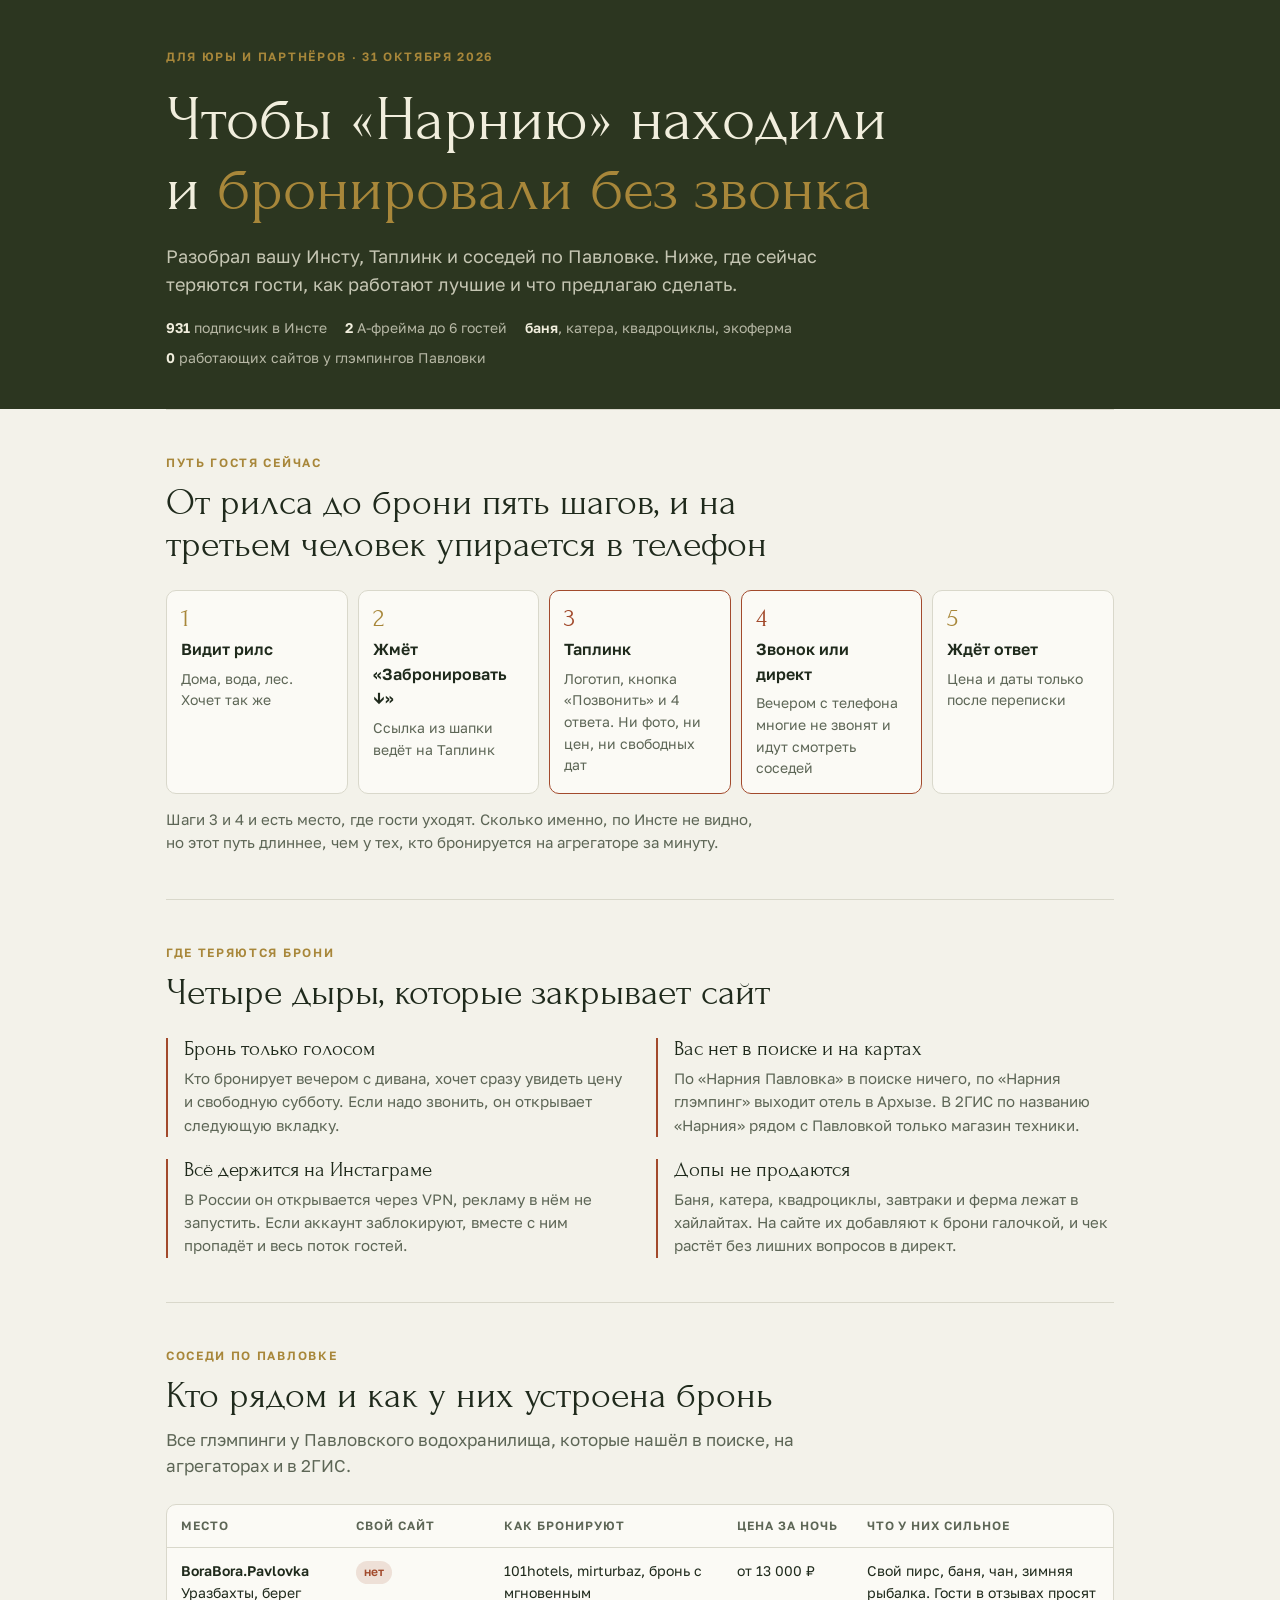
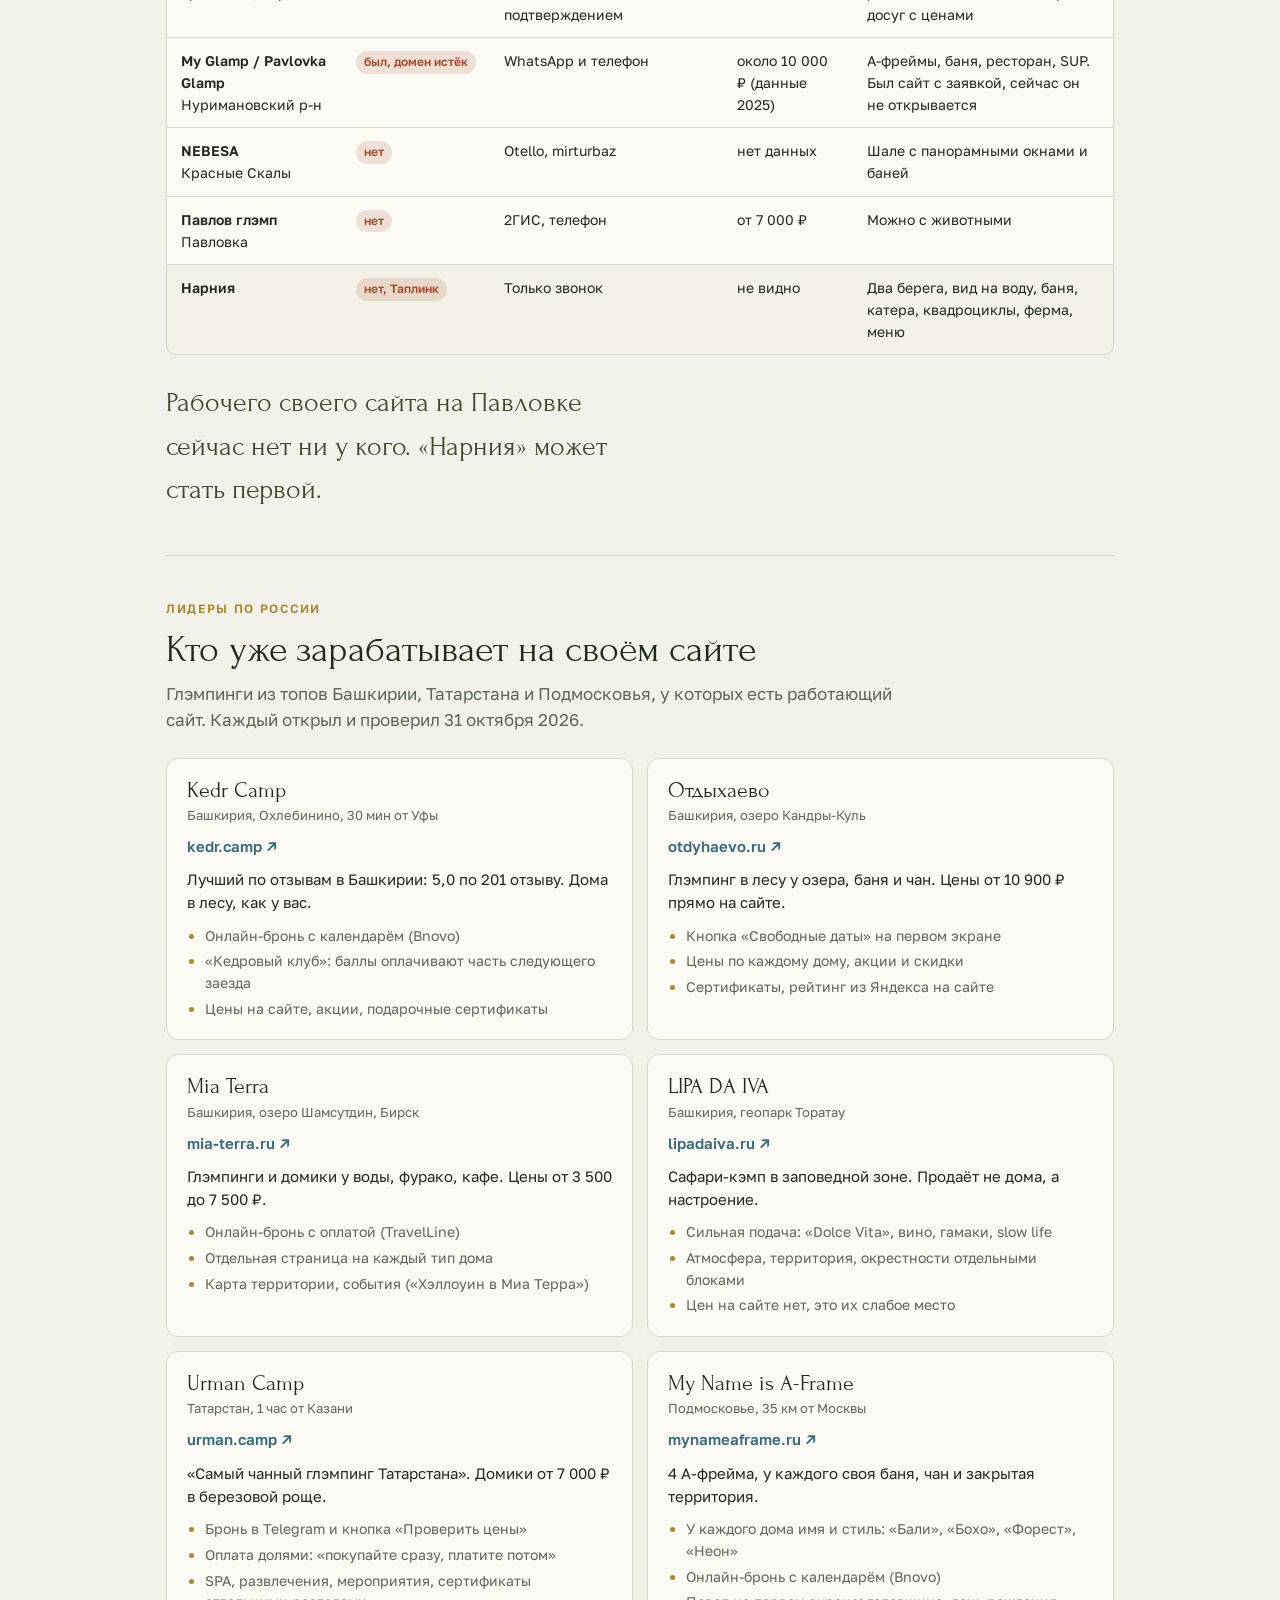
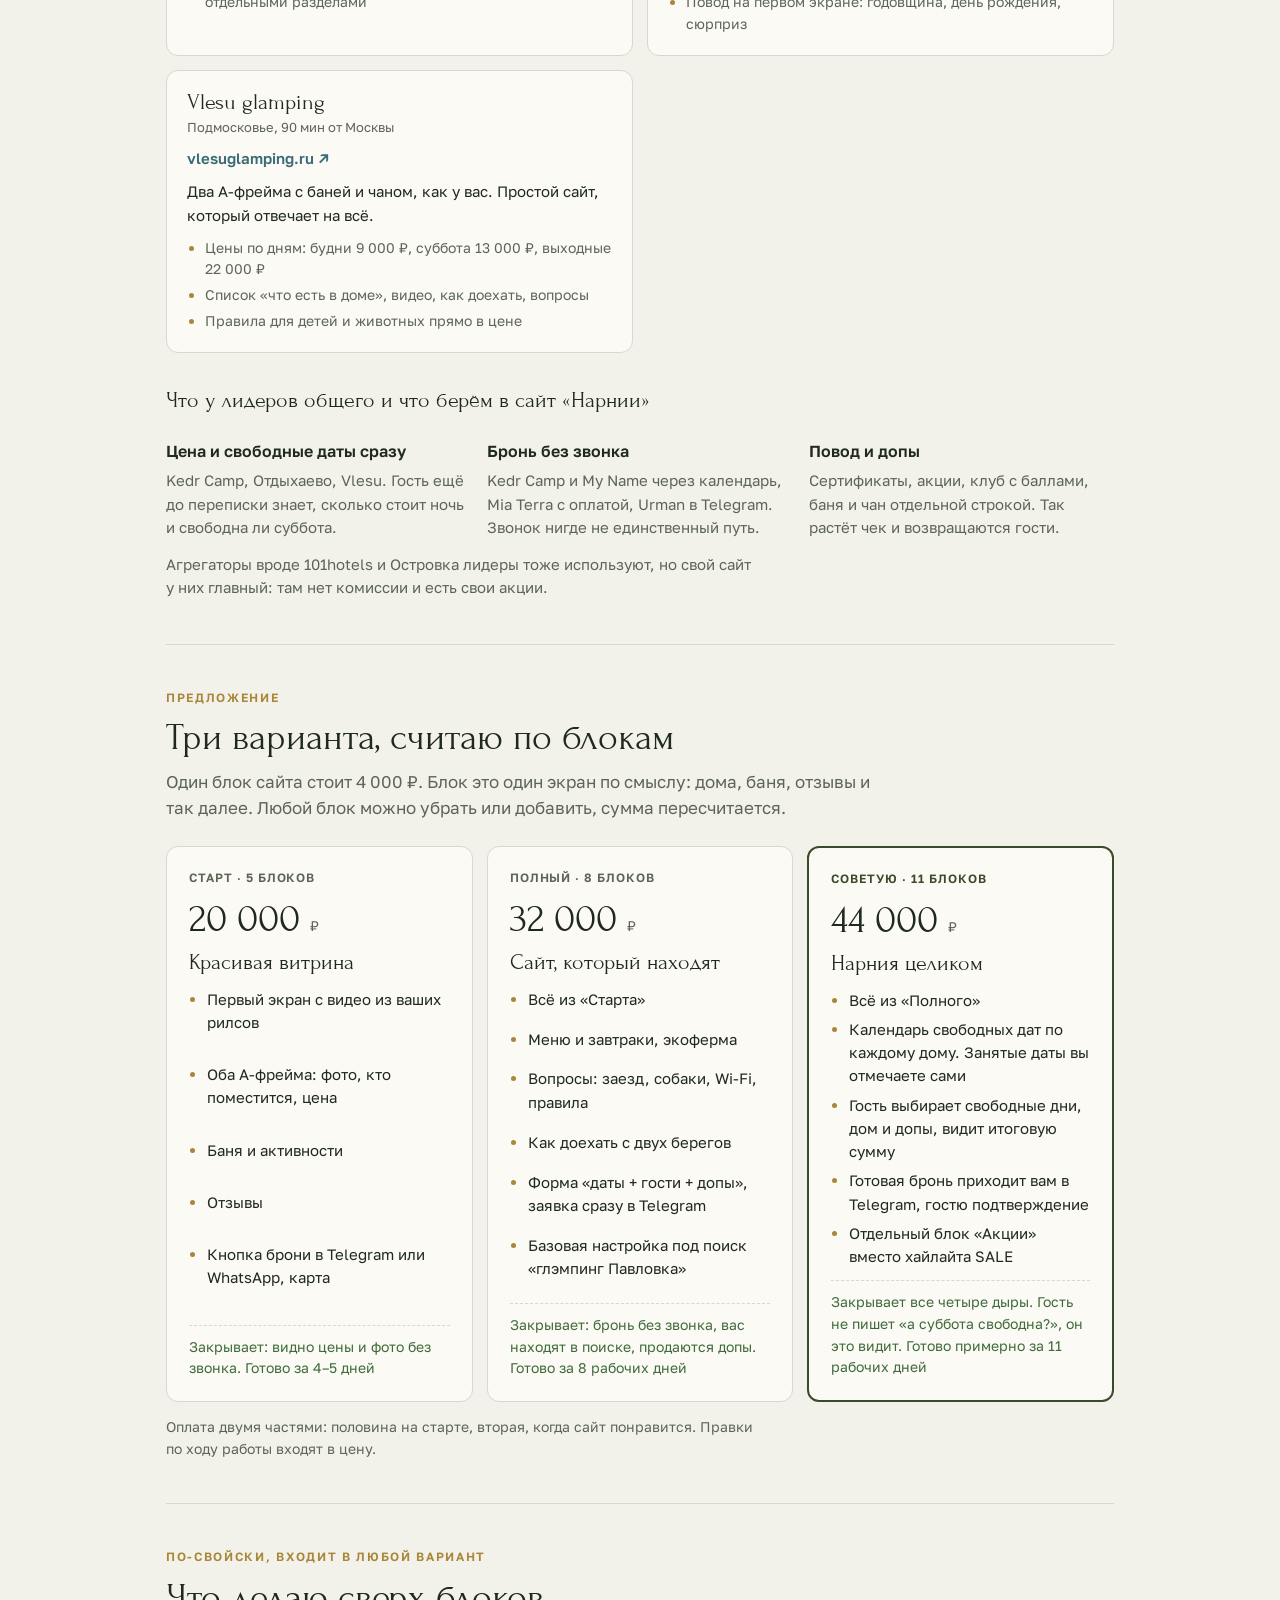
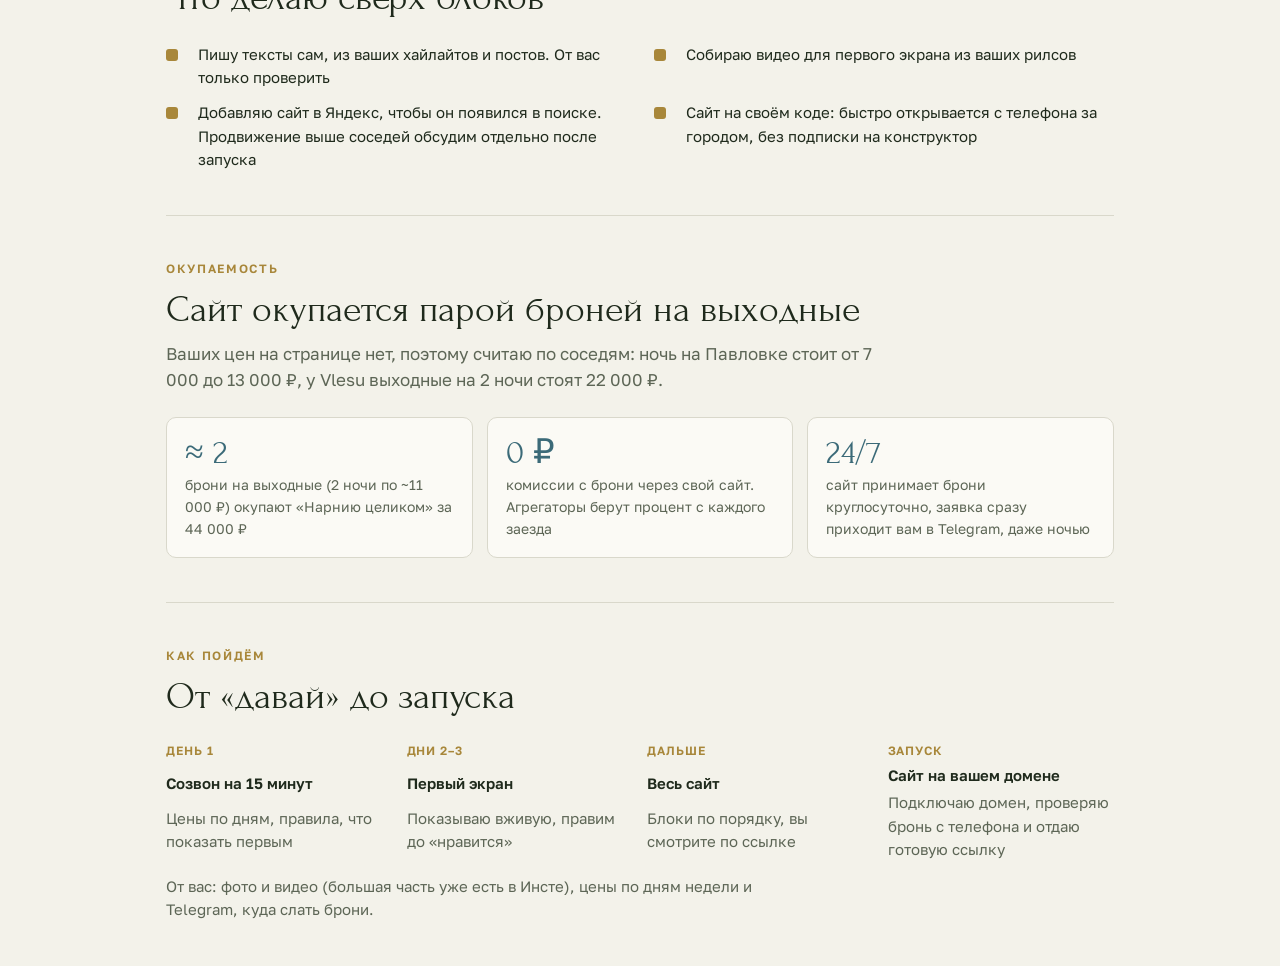
<file: predlozhenie.html>
<!doctype html>
<html lang="ru">
<head>
<meta charset="utf-8">
<meta name="viewport" content="width=device-width, initial-scale=1, viewport-fit=cover">
<meta name="robots" content="noindex, nofollow">
<base target="_blank">
<meta name="description" content="Разбор и предложение по сайту для глэмпинга «Нарния», Павловка">
<style>:root{padding-top:env(safe-area-inset-top,0px);padding-bottom:env(safe-area-inset-bottom,0px)}body{margin:0;font:14px system-ui,sans-serif}img{max-width:100%}[hidden]{display:none!important}</style>
<title>Нарния: сайт с бронью</title>
<link rel="preconnect" href="https://fonts.googleapis.com">
<link rel="stylesheet" href="https://fonts.googleapis.com/css2?family=Forum&family=Golos+Text:wght@400;500;600;700&display=swap">
<style>
/* Layout: одна колонка как буклет базы отдыха, лес сверху, вода в акцентах, пакеты карточками в ряд */
:root{
  --bg:#f3f2ea; --surface:#fbfaf5; --ink:#1f2a1c; --muted:#5d6656; --line:#d9d8cb;
  --forest:#3d4a2a; --gold:#a8873a; --water:#3b6a78; --warn:#a24a2c; --good:#3f6b3a;
  --hero-bg:#2c3620; --hero-ink:#f1eedd;
  --display:"Forum", Georgia, "Times New Roman", serif;
  --body:"Golos Text", -apple-system, "Segoe UI", Roboto, sans-serif;
}
@media (prefers-color-scheme: dark){:root:not([data-theme="light"]){
  --bg:#151a12; --surface:#1d2419; --ink:#e9e7da; --muted:#a3a895; --line:#323b2b;
  --forest:#a9b98a; --gold:#d2b067; --water:#7fb2c0; --warn:#e08a69; --good:#8fc184;
  --hero-bg:#0f130c; --hero-ink:#efeadb; color-scheme:dark}}
:root[data-theme="dark"]{
  --bg:#151a12; --surface:#1d2419; --ink:#e9e7da; --muted:#a3a895; --line:#323b2b;
  --forest:#a9b98a; --gold:#d2b067; --water:#7fb2c0; --warn:#e08a69; --good:#8fc184;
  --hero-bg:#0f130c; --hero-ink:#efeadb; color-scheme:dark}
*{box-sizing:border-box}
body{background:var(--bg);color:var(--ink);font-family:var(--body);font-size:16px;line-height:1.55}
.wrap{max-width:980px;margin:0 auto;padding-left:max(16px,env(safe-area-inset-left,0px));padding-right:max(16px,env(safe-area-inset-right,0px))}
h1,h2,h3{font-family:var(--display);font-weight:400;text-wrap:balance;margin:0;line-height:1.1}
h2{font-size:clamp(28px,4vw,38px)}
h3{font-size:22px}
p{margin:0;max-width:66ch}
a{color:var(--water)}
.eyebrow{font-size:12px;letter-spacing:.14em;text-transform:uppercase;color:var(--gold);font-weight:600}
section{padding-block:44px;border-top:1px solid var(--line)}
section .head{display:grid;gap:10px;margin-bottom:24px}
.lead{color:var(--muted);font-size:17px}

/* hero */
.hero{background:var(--hero-bg);color:var(--hero-ink)}
.hero .wrap{padding-block:48px 40px;display:grid;gap:18px}
.hero h1{font-size:clamp(38px,6.4vw,64px)}
.hero h1 em{font-style:normal;color:var(--gold)}
.hero p{color:color-mix(in srgb,var(--hero-ink) 78%,transparent);font-size:18px}
.facts{display:flex;flex-wrap:wrap;gap:8px 18px;font-size:14px;color:color-mix(in srgb,var(--hero-ink) 70%,transparent)}
.facts b{color:var(--hero-ink);font-weight:600}

/* path */
.path{display:grid;grid-template-columns:repeat(5,minmax(0,1fr));gap:10px;counter-reset:s}
.step{background:var(--surface);border:1px solid var(--line);border-radius:10px;padding:14px;display:grid;gap:6px;align-content:start}
.step .n{font-family:var(--display);font-size:26px;color:var(--gold);line-height:1}
.step b{font-weight:600}
.step span{color:var(--muted);font-size:14px}
.step.lost{border-color:var(--warn)}
.step.lost .n{color:var(--warn)}
.note{margin-top:14px;font-size:15px;color:var(--muted)}

/* pains */
.pains{display:grid;grid-template-columns:repeat(2,minmax(0,1fr));gap:22px 32px}
.pain{display:grid;gap:6px;padding-left:16px;border-left:2px solid var(--warn)}
.pain h3{font-size:21px}
.pain p{color:var(--muted);font-size:15px}

/* table */
.tbl{overflow-x:auto;border:1px solid var(--line);border-radius:10px;background:var(--surface)}
table{border-collapse:collapse;width:100%;min-width:720px;font-size:14px}
th,td{text-align:left;padding:12px 14px;border-bottom:1px solid var(--line);vertical-align:top}
th{font-size:12px;letter-spacing:.08em;text-transform:uppercase;color:var(--muted);font-weight:600}
tr:last-child td{border-bottom:0}
td b{font-weight:600}
.pill{display:inline-block;font-size:12px;padding:2px 8px;border-radius:99px;font-weight:600;white-space:nowrap}
.pill.no{background:color-mix(in srgb,var(--warn) 15%,transparent);color:var(--warn)}
.pill.yes{background:color-mix(in srgb,var(--good) 15%,transparent);color:var(--good)}
.pill.mid{background:color-mix(in srgb,var(--gold) 18%,transparent);color:var(--gold)}
tr.us td{background:color-mix(in srgb,var(--gold) 8%,transparent)}

.leaders{display:grid;grid-template-columns:repeat(2,minmax(0,1fr));gap:14px}
.lead-card{background:var(--surface);border:1px solid var(--line);border-radius:12px;padding:20px;display:grid;gap:10px;align-content:start;min-width:0}
.lc-top{display:grid;gap:2px}
.reg{font-size:13px;color:var(--muted)}
.site{font-weight:600;font-size:15px;color:var(--water);text-decoration:none;overflow-wrap:anywhere}
.site::after{content:" ↗"}
.site:hover{text-decoration:underline}
.lead-card p{font-size:15px}
.lead-card ul{margin:0;padding-left:18px;display:grid;gap:4px;font-size:14px;color:var(--muted)}
.lead-card li::marker{color:var(--gold)}
@media (max-width:640px){.leaders{grid-template-columns:1fr}}
.wins{display:grid;grid-template-columns:repeat(3,minmax(0,1fr));gap:16px;margin-top:26px}
.win{display:grid;gap:6px}
.win b{font-weight:600}
.win span{color:var(--muted);font-size:15px}
.verdict{margin-top:26px;font-family:var(--display);font-size:clamp(22px,3vw,28px);color:var(--forest);max-width:30ch}

/* packages */
.packs{display:grid;grid-template-columns:repeat(3,minmax(0,1fr));gap:14px;align-items:stretch}
.pack{background:var(--surface);border:1px solid var(--line);border-radius:12px;padding:22px;display:grid;grid-template-rows:auto auto auto 1fr auto;gap:12px}
.pack.rec{border:2px solid var(--forest)}
.tag{font-size:12px;font-weight:600;letter-spacing:.08em;text-transform:uppercase;color:var(--muted)}
.pack.rec .tag{color:var(--forest)}
.price{font-family:var(--display);font-size:40px;line-height:1;font-variant-numeric:tabular-nums}
.price small{font-family:var(--body);font-size:14px;color:var(--muted)}
.pack ul{margin:0;padding-left:18px;display:grid;gap:6px;font-size:15px}
.pack li::marker{color:var(--gold)}
.closes{font-size:14px;color:var(--good);border-top:1px dashed var(--line);padding-top:10px}
.small{font-size:14px;color:var(--muted);margin-top:14px}

/* bonuses */
.bonus{display:grid;grid-template-columns:repeat(2,minmax(0,1fr));gap:12px 28px}
.bonus div{display:grid;grid-template-columns:22px 1fr;gap:10px;font-size:15px}
.bonus div::before{content:"";width:12px;height:12px;margin-top:6px;border-radius:3px;background:var(--gold)}

/* math */
.math{display:grid;grid-template-columns:repeat(3,minmax(0,1fr));gap:14px}
.m{background:var(--surface);border:1px solid var(--line);border-radius:10px;padding:18px;display:grid;gap:4px}
.m .v{font-family:var(--display);font-size:34px;line-height:1;font-variant-numeric:tabular-nums;color:var(--water)}
.m span{font-size:14px;color:var(--muted)}

/* timeline */
.plan{display:grid;grid-template-columns:repeat(4,minmax(0,1fr));gap:14px}
.plan div{display:grid;gap:4px;font-size:15px}
.plan b{font-weight:600}
.plan .d{font-size:12px;letter-spacing:.08em;text-transform:uppercase;color:var(--gold);font-weight:600}
.plan span{color:var(--muted)}

footer{padding-block:28px 48px;border-top:1px solid var(--line);font-size:13px;color:var(--muted)}
footer .src{display:flex;flex-wrap:wrap;gap:6px 14px;margin-top:8px}

@media (max-width:860px){
  .path{grid-template-columns:1fr 1fr}
  .packs,.math,.wins{grid-template-columns:1fr}
  .plan{grid-template-columns:1fr 1fr}
}
@media (max-width:560px){
  .path,.pains,.bonus,.plan{grid-template-columns:1fr}
}
</style>

</head>
<body>
<header class="hero">
  <div class="wrap">
    <div class="eyebrow">Для Юры и партнёров · 31 октября 2026</div>
    <h1>Чтобы «Нарнию» находили и <em>бронировали без звонка</em></h1>
    <p>Разобрал вашу Инсту, Таплинк и соседей по Павловке. Ниже, где сейчас теряются гости, как работают лучшие и что предлагаю сделать.</p>
    <div class="facts">
      <span><b>931</b> подписчик в Инсте</span>
      <span><b>2</b> А-фрейма до 6 гостей</span>
      <span><b>баня</b>, катера, квадроциклы, экоферма</span>
      <span><b>0</b> работающих сайтов у глэмпингов Павловки</span>
    </div>
  </div>
</header>

<main class="wrap">

<section>
  <div class="head">
    <div class="eyebrow">Путь гостя сейчас</div>
    <h2>От рилса до брони пять шагов, и на третьем человек упирается в телефон</h2>
  </div>
  <div class="path">
    <div class="step"><div class="n">1</div><b>Видит рилс</b><span>Дома, вода, лес. Хочет так же</span></div>
    <div class="step"><div class="n">2</div><b>Жмёт «Забронировать ↓»</b><span>Ссылка из шапки ведёт на Таплинк</span></div>
    <div class="step lost"><div class="n">3</div><b>Таплинк</b><span>Логотип, кнопка «Позвонить» и 4 ответа. Ни фото, ни цен, ни свободных дат</span></div>
    <div class="step lost"><div class="n">4</div><b>Звонок или директ</b><span>Вечером с телефона многие не звонят и идут смотреть соседей</span></div>
    <div class="step"><div class="n">5</div><b>Ждёт ответ</b><span>Цена и даты только после переписки</span></div>
  </div>
  <p class="note">Шаги 3 и 4 и есть место, где гости уходят. Сколько именно, по Инсте не видно, но этот путь длиннее, чем у тех, кто бронируется на агрегаторе за минуту.</p>
</section>

<section>
  <div class="head">
    <div class="eyebrow">Где теряются брони</div>
    <h2>Четыре дыры, которые закрывает сайт</h2>
  </div>
  <div class="pains">
    <div class="pain"><h3>Бронь только голосом</h3><p>Кто бронирует вечером с дивана, хочет сразу увидеть цену и свободную субботу. Если надо звонить, он открывает следующую вкладку.</p></div>
    <div class="pain"><h3>Вас нет в поиске и на картах</h3><p>По «Нарния Павловка» в поиске ничего, по «Нарния глэмпинг» выходит отель в Архызе. В 2ГИС по названию «Нарния» рядом с Павловкой только магазин техники.</p></div>
    <div class="pain"><h3>Всё держится на Инстаграме</h3><p>В России он открывается через VPN, рекламу в нём не запустить. Если аккаунт заблокируют, вместе с ним пропадёт и весь поток гостей.</p></div>
    <div class="pain"><h3>Допы не продаются</h3><p>Баня, катера, квадроциклы, завтраки и ферма лежат в хайлайтах. На сайте их добавляют к брони галочкой, и чек растёт без лишних вопросов в директ.</p></div>
  </div>
</section>

<section>
  <div class="head">
    <div class="eyebrow">Соседи по Павловке</div>
    <h2>Кто рядом и как у них устроена бронь</h2>
    <p class="lead">Все глэмпинги у Павловского водохранилища, которые нашёл в поиске, на агрегаторах и в 2ГИС.</p>
  </div>
  <div class="tbl">
    <table>
      <thead><tr><th>Место</th><th>Свой сайт</th><th>Как бронируют</th><th>Цена за ночь</th><th>Что у них сильное</th></tr></thead>
      <tbody>
        <tr><td><b>BoraBora.Pavlovka</b><br>Уразбахты, берег</td><td><span class="pill no">нет</span></td><td>101hotels, mirturbaz, бронь с мгновенным подтверждением</td><td>от 13 000 ₽</td><td>Свой пирс, баня, чан, зимняя рыбалка. Гости в отзывах просят досуг с ценами</td></tr>
        <tr><td><b>My Glamp / Pavlovka Glamp</b><br>Нуримановский р-н</td><td><span class="pill no">был, домен истёк</span></td><td>WhatsApp и телефон</td><td>около 10 000 ₽ (данные 2025)</td><td>А-фреймы, баня, ресторан, SUP. Был сайт с заявкой, сейчас он не открывается</td></tr>
        <tr><td><b>NEBESA</b><br>Красные Скалы</td><td><span class="pill no">нет</span></td><td>Otello, mirturbaz</td><td>нет данных</td><td>Шале с панорамными окнами и баней</td></tr>
        <tr><td><b>Павлов глэмп</b><br>Павловка</td><td><span class="pill no">нет</span></td><td>2ГИС, телефон</td><td>от 7 000 ₽</td><td>Можно с животными</td></tr>
        <tr class="us"><td><b>Нарния</b></td><td><span class="pill no">нет, Таплинк</span></td><td>Только звонок</td><td>не видно</td><td>Два берега, вид на воду, баня, катера, квадроциклы, ферма, меню</td></tr>
      </tbody>
    </table>
  </div>
  <p class="verdict">Рабочего своего сайта на Павловке сейчас нет ни у кого. «Нарния» может стать первой.</p>
</section>

<section>
  <div class="head">
    <div class="eyebrow">Лидеры по России</div>
    <h2>Кто уже зарабатывает на своём сайте</h2>
    <p class="lead">Глэмпинги из топов Башкирии, Татарстана и Подмосковья, у которых есть работающий сайт. Каждый открыл и проверил 31 октября 2026.</p>
  </div>
  <div class="leaders">
    <article class="lead-card">
      <div class="lc-top"><h3>Kedr Camp</h3><span class="reg">Башкирия, Охлебинино, 30 мин от Уфы</span></div>
      <a class="site" href="https://kedr.camp/">kedr.camp</a>
      <p>Лучший по отзывам в Башкирии: 5,0 по 201 отзыву. Дома в лесу, как у вас.</p>
      <ul>
        <li>Онлайн-бронь с календарём (Bnovo)</li>
        <li>«Кедровый клуб»: баллы оплачивают часть следующего заезда</li>
        <li>Цены на сайте, акции, подарочные сертификаты</li>
      </ul>
    </article>
    <article class="lead-card">
      <div class="lc-top"><h3>Отдыхаево</h3><span class="reg">Башкирия, озеро Кандры-Куль</span></div>
      <a class="site" href="https://otdyhaevo.ru/">otdyhaevo.ru</a>
      <p>Глэмпинг в лесу у озера, баня и чан. Цены от 10 900 ₽ прямо на сайте.</p>
      <ul>
        <li>Кнопка «Свободные даты» на первом экране</li>
        <li>Цены по каждому дому, акции и скидки</li>
        <li>Сертификаты, рейтинг из Яндекса на сайте</li>
      </ul>
    </article>
    <article class="lead-card">
      <div class="lc-top"><h3>Mia Terra</h3><span class="reg">Башкирия, озеро Шамсутдин, Бирск</span></div>
      <a class="site" href="https://mia-terra.ru/">mia-terra.ru</a>
      <p>Глэмпинги и домики у воды, фурако, кафе. Цены от 3 500 до 7 500 ₽.</p>
      <ul>
        <li>Онлайн-бронь с оплатой (TravelLine)</li>
        <li>Отдельная страница на каждый тип дома</li>
        <li>Карта территории, события («Хэллоуин в Миа Терра»)</li>
      </ul>
    </article>
    <article class="lead-card">
      <div class="lc-top"><h3>LIPA DA IVA</h3><span class="reg">Башкирия, геопарк Торатау</span></div>
      <a class="site" href="https://lipadaiva.ru/">lipadaiva.ru</a>
      <p>Сафари-кэмп в заповедной зоне. Продаёт не дома, а настроение.</p>
      <ul>
        <li>Сильная подача: «Dolce Vita», вино, гамаки, slow life</li>
        <li>Атмосфера, территория, окрестности отдельными блоками</li>
        <li>Цен на сайте нет, это их слабое место</li>
      </ul>
    </article>
    <article class="lead-card">
      <div class="lc-top"><h3>Urman Camp</h3><span class="reg">Татарстан, 1 час от Казани</span></div>
      <a class="site" href="https://urman.camp/">urman.camp</a>
      <p>«Самый чанный глэмпинг Татарстана». Домики от 7 000 ₽ в березовой роще.</p>
      <ul>
        <li>Бронь в Telegram и кнопка «Проверить цены»</li>
        <li>Оплата долями: «покупайте сразу, платите потом»</li>
        <li>SPA, развлечения, мероприятия, сертификаты отдельными разделами</li>
      </ul>
    </article>
    <article class="lead-card">
      <div class="lc-top"><h3>My Name is A-Frame</h3><span class="reg">Подмосковье, 35 км от Москвы</span></div>
      <a class="site" href="https://mynameaframe.ru/">mynameaframe.ru</a>
      <p>4 А-фрейма, у каждого своя баня, чан и закрытая территория.</p>
      <ul>
        <li>У каждого дома имя и стиль: «Бали», «Бохо», «Форест», «Неон»</li>
        <li>Онлайн-бронь с календарём (Bnovo)</li>
        <li>Повод на первом экране: годовщина, день рождения, сюрприз</li>
      </ul>
    </article>
    <article class="lead-card">
      <div class="lc-top"><h3>Vlesu glamping</h3><span class="reg">Подмосковье, 90 мин от Москвы</span></div>
      <a class="site" href="https://vlesuglamping.ru/">vlesuglamping.ru</a>
      <p>Два А-фрейма с баней и чаном, как у вас. Простой сайт, который отвечает на всё.</p>
      <ul>
        <li>Цены по дням: будни 9 000 ₽, суббота 13 000 ₽, выходные 22 000 ₽</li>
        <li>Список «что есть в доме», видео, как доехать, вопросы</li>
        <li>Правила для детей и животных прямо в цене</li>
      </ul>
    </article>
  </div>

  <div class="head" style="margin-top:36px">
    <h3>Что у лидеров общего и что берём в сайт «Нарнии»</h3>
  </div>
  <div class="wins">
    <div class="win"><b>Цена и свободные даты сразу</b><span>Kedr Camp, Отдыхаево, Vlesu. Гость ещё до переписки знает, сколько стоит ночь и свободна ли суббота.</span></div>
    <div class="win"><b>Бронь без звонка</b><span>Kedr Camp и My Name через календарь, Mia Terra с оплатой, Urman в Telegram. Звонок нигде не единственный путь.</span></div>
    <div class="win"><b>Повод и допы</b><span>Сертификаты, акции, клуб с баллами, баня и чан отдельной строкой. Так растёт чек и возвращаются гости.</span></div>
  </div>
  <p class="note">Агрегаторы вроде 101hotels и Островка лидеры тоже используют, но свой сайт у них главный: там нет комиссии и есть свои акции.</p>
</section>

<section>
  <div class="head">
    <div class="eyebrow">Предложение</div>
    <h2>Три варианта, считаю по блокам</h2>
    <p class="lead">Один блок сайта стоит 4 000 ₽. Блок это один экран по смыслу: дома, баня, отзывы и так далее. Любой блок можно убрать или добавить, сумма пересчитается.</p>
  </div>
  <div class="packs">
    <div class="pack">
      <div class="tag">Старт · 5 блоков</div>
      <div class="price">20 000 <small>₽</small></div>
      <h3>Красивая витрина</h3>
      <ul>
        <li>Первый экран с видео из ваших рилсов</li>
        <li>Оба А-фрейма: фото, кто поместится, цена</li>
        <li>Баня и активности</li>
        <li>Отзывы</li>
        <li>Кнопка брони в Telegram или WhatsApp, карта</li>
      </ul>
      <div class="closes">Закрывает: видно цены и фото без звонка. Готово за 4–5 дней</div>
    </div>
    <div class="pack">
      <div class="tag">Полный · 8 блоков</div>
      <div class="price">32 000 <small>₽</small></div>
      <h3>Сайт, который находят</h3>
      <ul>
        <li>Всё из «Старта»</li>
        <li>Меню и завтраки, экоферма</li>
        <li>Вопросы: заезд, собаки, Wi-Fi, правила</li>
        <li>Как доехать с двух берегов</li>
        <li>Форма «даты + гости + допы», заявка сразу в Telegram</li>
        <li>Базовая настройка под поиск «глэмпинг Павловка»</li>
      </ul>
      <div class="closes">Закрывает: бронь без звонка, вас находят в поиске, продаются допы. Готово за 8 рабочих дней</div>
    </div>
    <div class="pack rec">
      <div class="tag">Советую · 11 блоков</div>
      <div class="price">44 000 <small>₽</small></div>
      <h3>Нарния целиком</h3>
      <ul>
        <li>Всё из «Полного»</li>
        <li>Календарь свободных дат по каждому дому. Занятые даты вы отмечаете сами</li>
        <li>Гость выбирает свободные дни, дом и допы, видит итоговую сумму</li>
        <li>Готовая бронь приходит вам в Telegram, гостю подтверждение</li>
        <li>Отдельный блок «Акции» вместо хайлайта SALE</li>
      </ul>
      <div class="closes">Закрывает все четыре дыры. Гость не пишет «а суббота свободна?», он это видит. Готово примерно за 11 рабочих дней</div>
    </div>
  </div>
  <p class="small">Оплата двумя частями: половина на старте, вторая, когда сайт понравится. Правки по ходу работы входят в цену.</p>
</section>

<section>
  <div class="head">
    <div class="eyebrow">По-свойски, входит в любой вариант</div>
    <h2>Что делаю сверх блоков</h2>
  </div>
  <div class="bonus">
    <div>Пишу тексты сам, из ваших хайлайтов и постов. От вас только проверить</div>
    <div>Собираю видео для первого экрана из ваших рилсов</div>
    <div>Добавляю сайт в Яндекс, чтобы он появился в поиске. Продвижение выше соседей обсудим отдельно после запуска</div>
    <div>Сайт на своём коде: быстро открывается с телефона за городом, без подписки на конструктор</div>
  </div>
</section>

<section>
  <div class="head">
    <div class="eyebrow">Окупаемость</div>
    <h2>Сайт окупается парой броней на выходные</h2>
    <p class="lead">Ваших цен на странице нет, поэтому считаю по соседям: ночь на Павловке стоит от 7 000 до 13 000 ₽, у Vlesu выходные на 2 ночи стоят 22 000 ₽.</p>
  </div>
  <div class="math">
    <div class="m"><div class="v">≈ 2</div><span>брони на выходные (2 ночи по ~11 000 ₽) окупают «Нарнию целиком» за 44 000 ₽</span></div>
    <div class="m"><div class="v">0 ₽</div><span>комиссии с брони через свой сайт. Агрегаторы берут процент с каждого заезда</span></div>
    <div class="m"><div class="v">24/7</div><span>сайт принимает брони круглосуточно, заявка сразу приходит вам в Telegram, даже ночью</span></div>
  </div>
</section>

<section>
  <div class="head">
    <div class="eyebrow">Как пойдём</div>
    <h2>От «давай» до запуска</h2>
  </div>
  <div class="plan">
    <div><span class="d">День 1</span><b>Созвон на 15 минут</b><span>Цены по дням, правила, что показать первым</span></div>
    <div><span class="d">Дни 2–3</span><b>Первый экран</b><span>Показываю вживую, правим до «нравится»</span></div>
    <div><span class="d">Дальше</span><b>Весь сайт</b><span>Блоки по порядку, вы смотрите по ссылке</span></div>
    <div><span class="d">Запуск</span><b>Сайт на вашем домене</b><span>Подключаю домен, проверяю бронь с телефона и отдаю готовую ссылку</span></div>
  </div>
  <p class="note">От вас: фото и видео (большая часть уже есть в Инсте), цены по дням недели и Telegram, куда слать брони.</p>
</section>

</main>


</body>
</html>
</file>
<file: fonts/cormorant.css>
/* Cormorant Garamond с нашего сервера, без Google Fonts (IP гостя не уходит за рубеж). Лицензия SIL OFL. */
@font-face {
  font-family: 'Cormorant Garamond';
  font-style: italic;
  font-weight: 500;
  font-display: block;
  src: url(cormorant-cyrillic-500-italic.woff2) format('woff2');
  unicode-range: U+0301, U+0400-045F, U+0490-0491, U+04B0-04B1, U+2116;
}
@font-face {
  font-family: 'Cormorant Garamond';
  font-style: italic;
  font-weight: 500;
  font-display: block;
  src: url(cormorant-latin-500-italic.woff2) format('woff2');
  unicode-range: U+0000-00FF, U+0131, U+0152-0153, U+02BB-02BC, U+02C6, U+02DA, U+02DC, U+0304, U+0308, U+0329, U+2000-206F, U+20AC, U+2122, U+2191, U+2193, U+2212, U+2215, U+FEFF, U+FFFD;
}
@font-face {
  font-family: 'Cormorant Garamond';
  font-style: italic;
  font-weight: 600;
  font-display: block;
  src: url(cormorant-cyrillic-600-italic.woff2) format('woff2');
  unicode-range: U+0301, U+0400-045F, U+0490-0491, U+04B0-04B1, U+2116;
}
@font-face {
  font-family: 'Cormorant Garamond';
  font-style: italic;
  font-weight: 600;
  font-display: block;
  src: url(cormorant-latin-600-italic.woff2) format('woff2');
  unicode-range: U+0000-00FF, U+0131, U+0152-0153, U+02BB-02BC, U+02C6, U+02DA, U+02DC, U+0304, U+0308, U+0329, U+2000-206F, U+20AC, U+2122, U+2191, U+2193, U+2212, U+2215, U+FEFF, U+FFFD;
}
@font-face {
  font-family: 'Cormorant Garamond';
  font-style: normal;
  font-weight: 500;
  font-display: block;
  src: url(cormorant-cyrillic-500.woff2) format('woff2');
  unicode-range: U+0301, U+0400-045F, U+0490-0491, U+04B0-04B1, U+2116;
}
@font-face {
  font-family: 'Cormorant Garamond';
  font-style: normal;
  font-weight: 500;
  font-display: block;
  src: url(cormorant-latin-500.woff2) format('woff2');
  unicode-range: U+0000-00FF, U+0131, U+0152-0153, U+02BB-02BC, U+02C6, U+02DA, U+02DC, U+0304, U+0308, U+0329, U+2000-206F, U+20AC, U+2122, U+2191, U+2193, U+2212, U+2215, U+FEFF, U+FFFD;
}
@font-face {
  font-family: 'Cormorant Garamond';
  font-style: normal;
  font-weight: 600;
  font-display: block;
  src: url(cormorant-cyrillic-600.woff2) format('woff2');
  unicode-range: U+0301, U+0400-045F, U+0490-0491, U+04B0-04B1, U+2116;
}
@font-face {
  font-family: 'Cormorant Garamond';
  font-style: normal;
  font-weight: 600;
  font-display: block;
  src: url(cormorant-latin-600.woff2) format('woff2');
  unicode-range: U+0000-00FF, U+0131, U+0152-0153, U+02BB-02BC, U+02C6, U+02DA, U+02DC, U+0304, U+0308, U+0329, U+2000-206F, U+20AC, U+2122, U+2191, U+2193, U+2212, U+2215, U+FEFF, U+FFFD;
}
</file>
